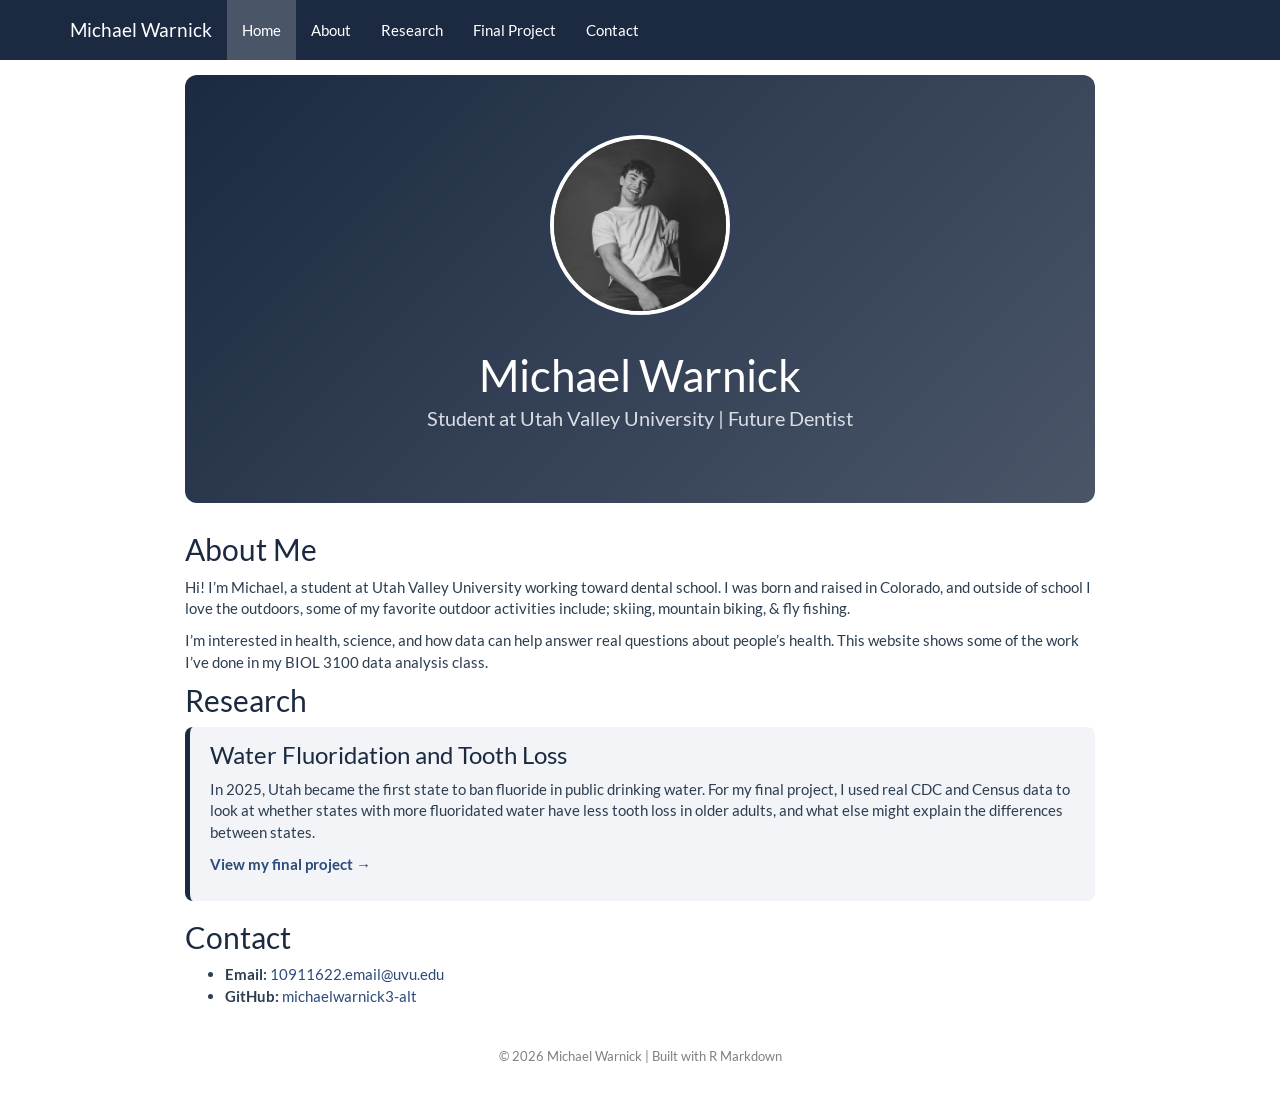
<file: index.html>
<!DOCTYPE html>

<html>

<head>

<meta charset="utf-8" />
<meta name="generator" content="pandoc" />
<meta http-equiv="X-UA-Compatible" content="IE=EDGE" />




<title>Michael Warnick</title>

<script src="site_libs/header-attrs-2.32/header-attrs.js"></script>
<script src="site_libs/jquery-3.6.0/jquery-3.6.0.min.js"></script>
<meta name="viewport" content="width=device-width, initial-scale=1" />
<link href="site_libs/bootstrap-3.3.5/css/flatly.min.css" rel="stylesheet" />
<script src="site_libs/bootstrap-3.3.5/js/bootstrap.min.js"></script>
<script src="site_libs/bootstrap-3.3.5/shim/html5shiv.min.js"></script>
<script src="site_libs/bootstrap-3.3.5/shim/respond.min.js"></script>
<style>h1 {font-size: 34px;}
       h1.title {font-size: 38px;}
       h2 {font-size: 30px;}
       h3 {font-size: 24px;}
       h4 {font-size: 18px;}
       h5 {font-size: 16px;}
       h6 {font-size: 12px;}
       code {color: inherit; background-color: rgba(0, 0, 0, 0.04);}
       pre:not([class]) { background-color: white }</style>
<script src="site_libs/navigation-1.1/tabsets.js"></script>
<link href="site_libs/highlightjs-9.12.0/default.css" rel="stylesheet" />
<script src="site_libs/highlightjs-9.12.0/highlight.js"></script>

<style type="text/css">
  code{white-space: pre-wrap;}
  span.smallcaps{font-variant: small-caps;}
  span.underline{text-decoration: underline;}
  div.column{display: inline-block; vertical-align: top; width: 50%;}
  div.hanging-indent{margin-left: 1.5em; text-indent: -1.5em;}
  ul.task-list{list-style: none;}
    </style>

<style type="text/css">code{white-space: pre;}</style>
<script type="text/javascript">
if (window.hljs) {
  hljs.configure({languages: []});
  hljs.initHighlightingOnLoad();
  if (document.readyState && document.readyState === "complete") {
    window.setTimeout(function() { hljs.initHighlighting(); }, 0);
  }
}
</script>






<link rel="stylesheet" href="styles.css" type="text/css" />



<style type = "text/css">
.main-container {
  max-width: 940px;
  margin-left: auto;
  margin-right: auto;
}
img {
  max-width:100%;
}
.tabbed-pane {
  padding-top: 12px;
}
.html-widget {
  margin-bottom: 20px;
}
button.code-folding-btn:focus {
  outline: none;
}
summary {
  display: list-item;
}
details > summary > p:only-child {
  display: inline;
}
pre code {
  padding: 0;
}
</style>


<style type="text/css">
.dropdown-submenu {
  position: relative;
}
.dropdown-submenu>.dropdown-menu {
  top: 0;
  left: 100%;
  margin-top: -6px;
  margin-left: -1px;
  border-radius: 0 6px 6px 6px;
}
.dropdown-submenu:hover>.dropdown-menu {
  display: block;
}
.dropdown-submenu>a:after {
  display: block;
  content: " ";
  float: right;
  width: 0;
  height: 0;
  border-color: transparent;
  border-style: solid;
  border-width: 5px 0 5px 5px;
  border-left-color: #cccccc;
  margin-top: 5px;
  margin-right: -10px;
}
.dropdown-submenu:hover>a:after {
  border-left-color: #adb5bd;
}
.dropdown-submenu.pull-left {
  float: none;
}
.dropdown-submenu.pull-left>.dropdown-menu {
  left: -100%;
  margin-left: 10px;
  border-radius: 6px 0 6px 6px;
}
</style>

<script type="text/javascript">
// manage active state of menu based on current page
$(document).ready(function () {
  // active menu anchor
  href = window.location.pathname
  href = href.substr(href.lastIndexOf('/') + 1)
  if (href === "")
    href = "index.html";
  var menuAnchor = $('a[href="' + href + '"]');

  // mark the anchor link active (and if it's in a dropdown, also mark that active)
  var dropdown = menuAnchor.closest('li.dropdown');
  if (window.bootstrap) { // Bootstrap 4+
    menuAnchor.addClass('active');
    dropdown.find('> .dropdown-toggle').addClass('active');
  } else { // Bootstrap 3
    menuAnchor.parent().addClass('active');
    dropdown.addClass('active');
  }

  // Navbar adjustments
  var navHeight = $(".navbar").first().height() + 15;
  var style = document.createElement('style');
  var pt = "padding-top: " + navHeight + "px; ";
  var mt = "margin-top: -" + navHeight + "px; ";
  var css = "";
  // offset scroll position for anchor links (for fixed navbar)
  for (var i = 1; i <= 6; i++) {
    css += ".section h" + i + "{ " + pt + mt + "}\n";
  }
  style.innerHTML = "body {" + pt + "padding-bottom: 40px; }\n" + css;
  document.head.appendChild(style);
});
</script>

<!-- tabsets -->

<style type="text/css">
.tabset-dropdown > .nav-tabs {
  display: inline-table;
  max-height: 500px;
  min-height: 44px;
  overflow-y: auto;
  border: 1px solid #ddd;
  border-radius: 4px;
}

.tabset-dropdown > .nav-tabs > li.active:before, .tabset-dropdown > .nav-tabs.nav-tabs-open:before {
  content: "\e259";
  font-family: 'Glyphicons Halflings';
  display: inline-block;
  padding: 10px;
  border-right: 1px solid #ddd;
}

.tabset-dropdown > .nav-tabs.nav-tabs-open > li.active:before {
  content: "\e258";
  font-family: 'Glyphicons Halflings';
  border: none;
}

.tabset-dropdown > .nav-tabs > li.active {
  display: block;
}

.tabset-dropdown > .nav-tabs > li > a,
.tabset-dropdown > .nav-tabs > li > a:focus,
.tabset-dropdown > .nav-tabs > li > a:hover {
  border: none;
  display: inline-block;
  border-radius: 4px;
  background-color: transparent;
}

.tabset-dropdown > .nav-tabs.nav-tabs-open > li {
  display: block;
  float: none;
}

.tabset-dropdown > .nav-tabs > li {
  display: none;
}
</style>

<!-- code folding -->




</head>

<body>


<div class="container-fluid main-container">




<div class="navbar navbar-inverse  navbar-fixed-top" role="navigation">
  <div class="container">
    <div class="navbar-header">
      <button type="button" class="navbar-toggle collapsed" data-toggle="collapse" data-bs-toggle="collapse" data-target="#navbar" data-bs-target="#navbar">
        <span class="icon-bar"></span>
        <span class="icon-bar"></span>
        <span class="icon-bar"></span>
      </button>
      <a class="navbar-brand" href="index.html">Michael Warnick</a>
    </div>
    <div id="navbar" class="navbar-collapse collapse">
      <ul class="nav navbar-nav">
        <li>
  <a href="index.html">Home</a>
</li>
<li>
  <a href="index.html#about">About</a>
</li>
<li>
  <a href="index.html#research">Research</a>
</li>
<li>
  <a href="Final_Project.html">Final Project</a>
</li>
<li>
  <a href="index.html#contact">Contact</a>
</li>
      </ul>
      <ul class="nav navbar-nav navbar-right">
        
      </ul>
    </div><!--/.nav-collapse -->
  </div><!--/.container -->
</div><!--/.navbar -->

<div id="header">




</div>


<div class="hero">
<img src="me.JPEG" class="profile">
<h1>
Michael Warnick
</h1>
<p>
Student at Utah Valley University | Future Dentist
</p>
</div>
<div id="about" class="section level2">
<h2>About Me</h2>
<p>Hi! I’m Michael, a student at Utah Valley University working toward
dental school. I was born and raised in Colorado, and outside of school
I love the outdoors, some of my favorite outdoor activities include;
skiing, mountain biking, &amp; fly fishing.</p>
<p>I’m interested in health, science, and how data can help answer real
questions about people’s health. This website shows some of the work
I’ve done in my BIOL 3100 data analysis class.</p>
</div>
<div id="research" class="section level2">
<h2>Research</h2>
<div id="water-fluoridation-and-tooth-loss" class="section level3 card">
<h3>Water Fluoridation and Tooth Loss</h3>
<p>In 2025, Utah became the first state to ban fluoride in public
drinking water. For my final project, I used real CDC and Census data to
look at whether states with more fluoridated water have less tooth loss
in older adults, and what else might explain the differences between
states.</p>
<p><strong><a href="Final_Project.html">View my final project
→</a></strong></p>
</div>
</div>
<div id="contact" class="section level2">
<h2>Contact</h2>
<ul>
<li><strong>Email:</strong> <a href="mailto:10911622.email@uvu.edu"
class="email">10911622.email@uvu.edu</a></li>
<li><strong>GitHub:</strong> <a
href="https://github.com/michaelwarnick3-alt">michaelwarnick3-alt</a></li>
</ul>
<div class="footer">
<p>© 2026 Michael Warnick | Built with R Markdown</p>
</div>
</div>




</div>

<script>

// add bootstrap table styles to pandoc tables
function bootstrapStylePandocTables() {
  $('tr.odd').parent('tbody').parent('table').addClass('table table-condensed');
}
$(document).ready(function () {
  bootstrapStylePandocTables();
});


</script>

<!-- tabsets -->

<script>
$(document).ready(function () {
  window.buildTabsets("TOC");
});

$(document).ready(function () {
  $('.tabset-dropdown > .nav-tabs > li').click(function () {
    $(this).parent().toggleClass('nav-tabs-open');
  });
});
</script>

<!-- code folding -->


<!-- dynamically load mathjax for compatibility with self-contained -->
<script>
  (function () {
    var script = document.createElement("script");
    script.type = "text/javascript";
    script.src  = "https://mathjax.rstudio.com/latest/MathJax.js?config=TeX-AMS-MML_HTMLorMML";
    document.getElementsByTagName("head")[0].appendChild(script);
  })();
</script>

</body>
</html>
</file>
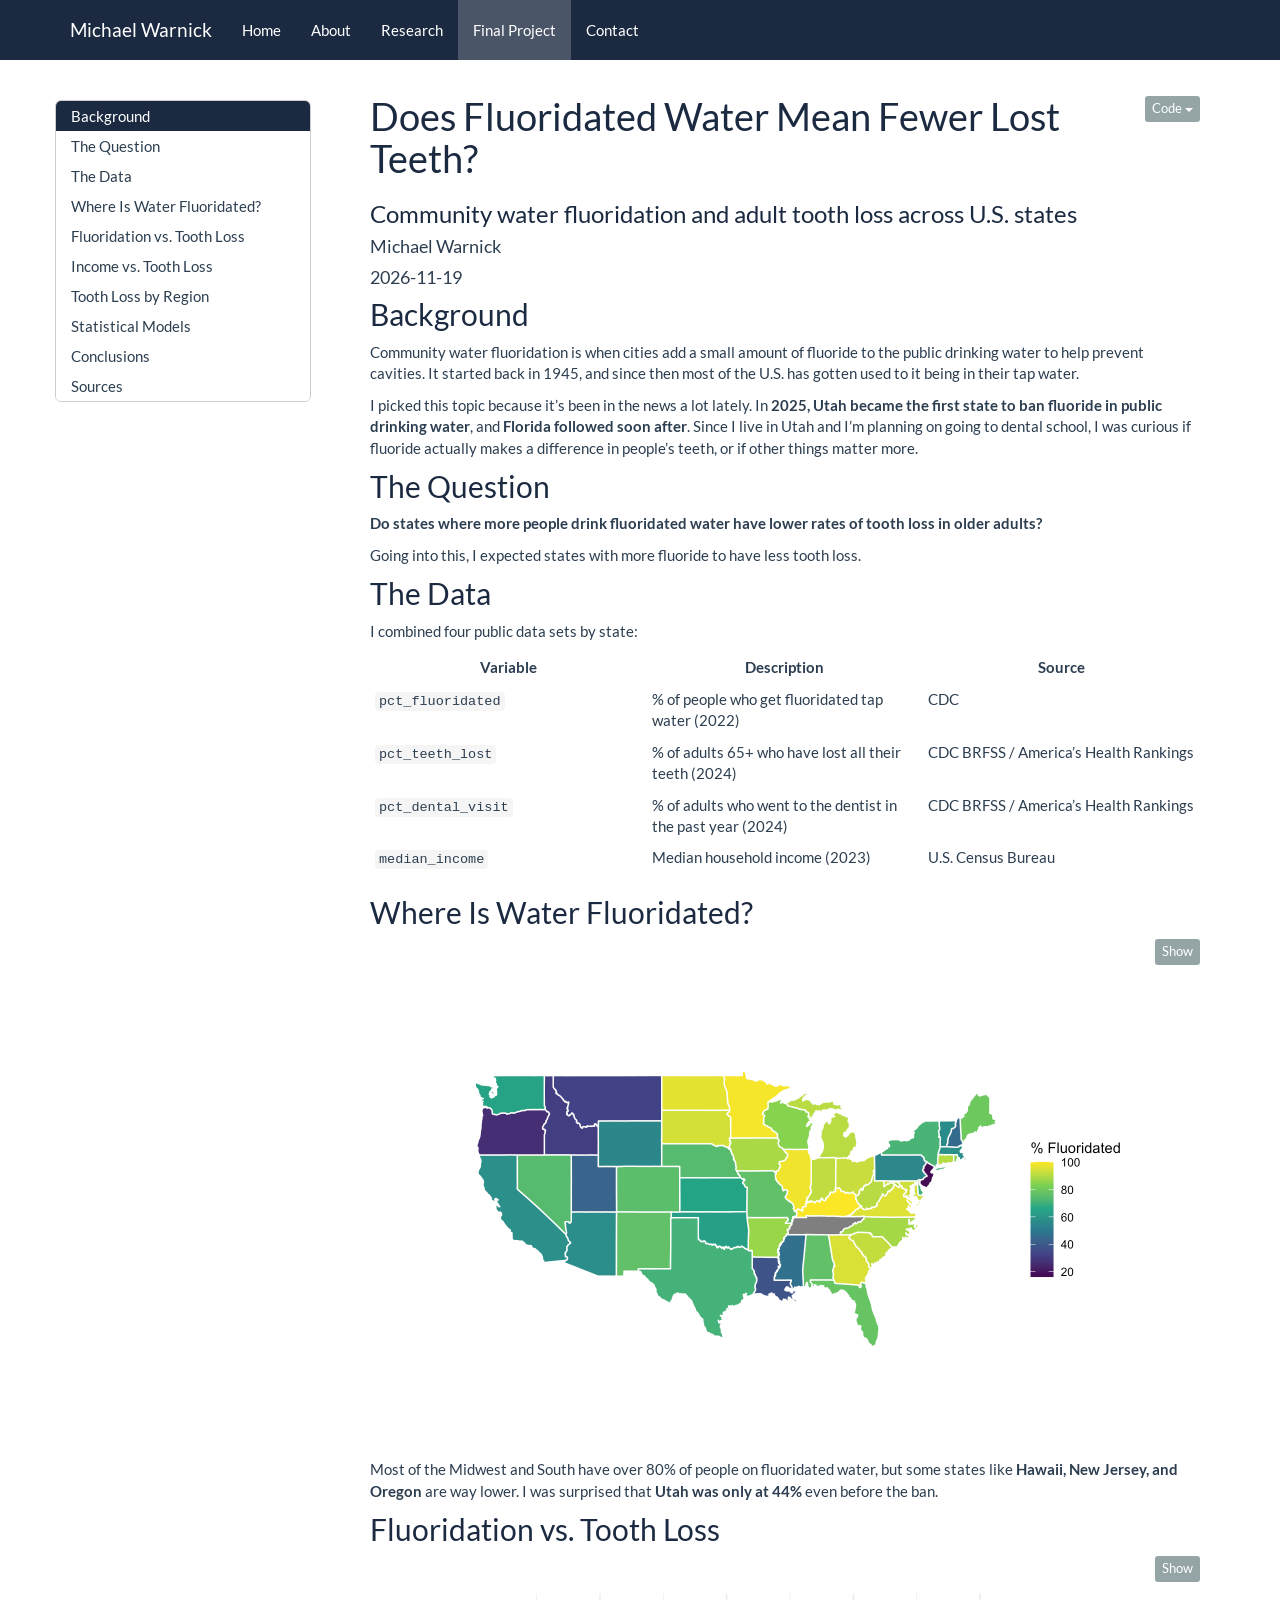
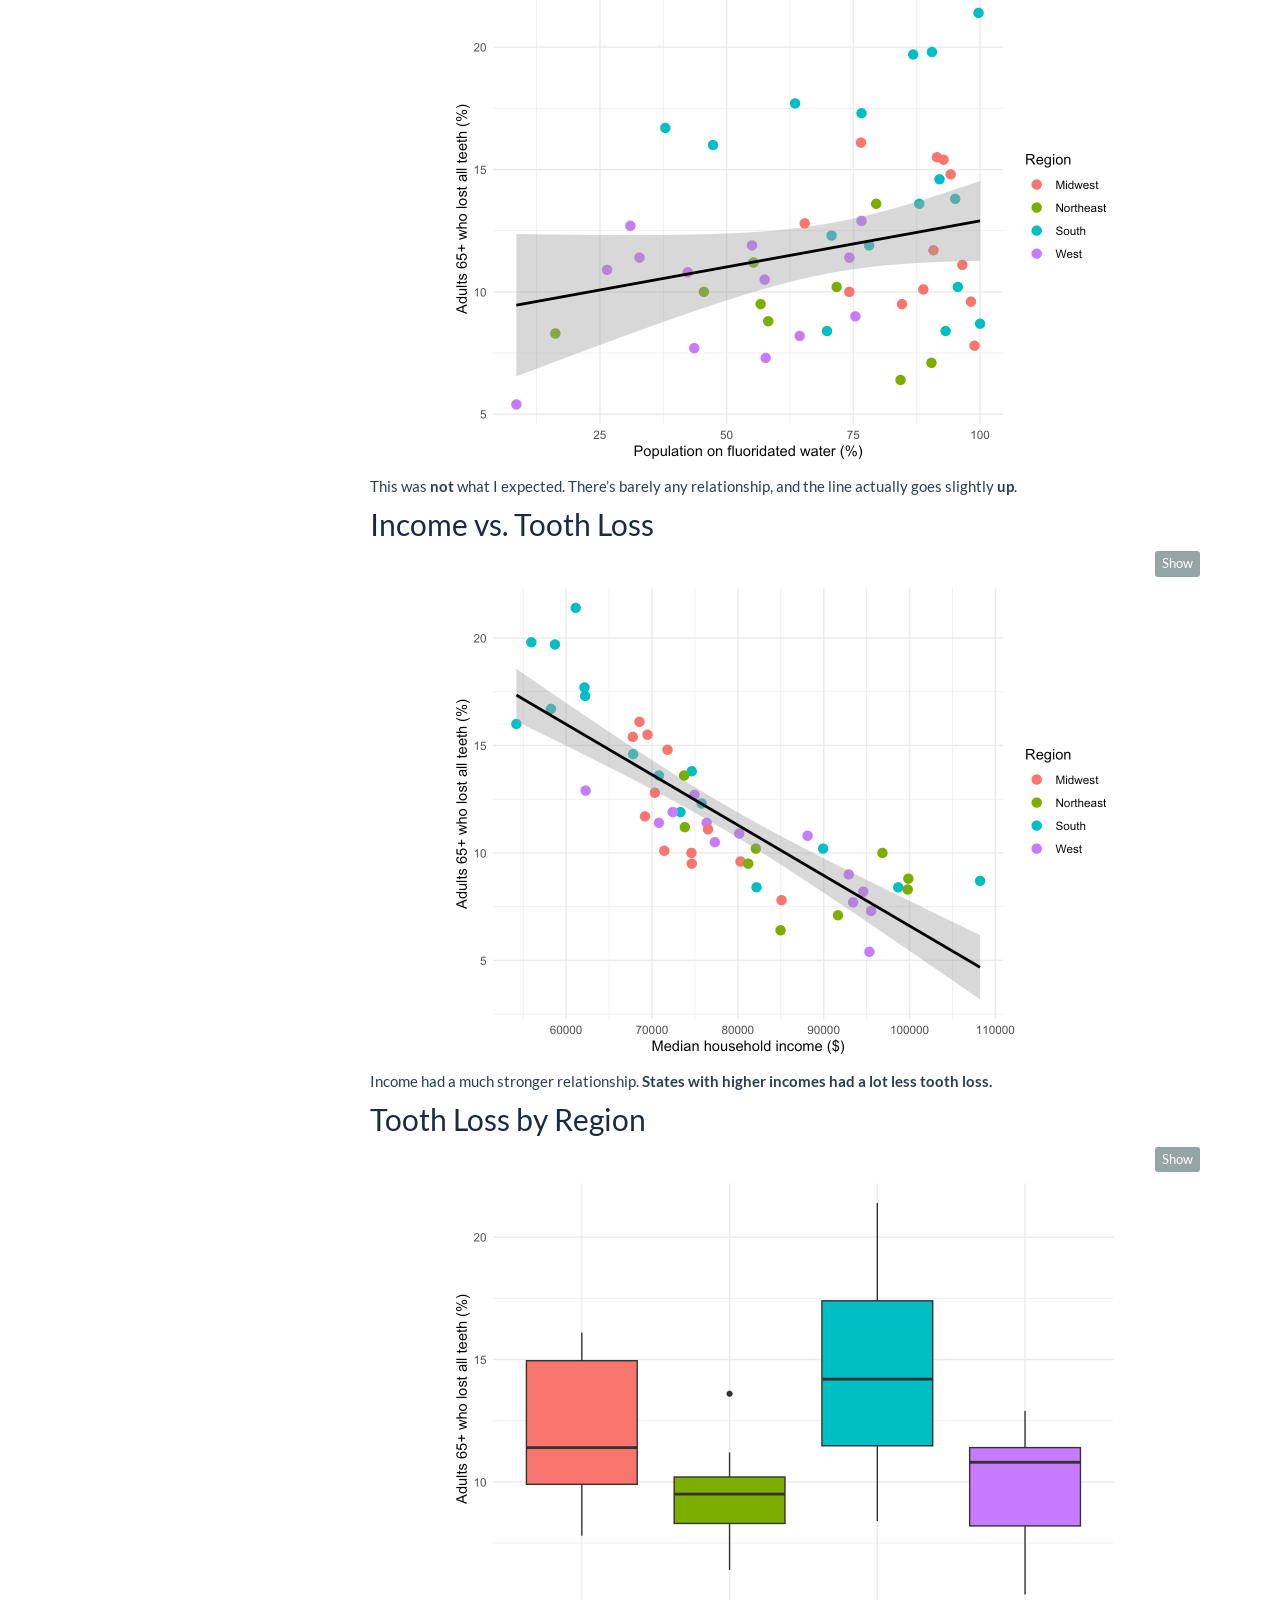
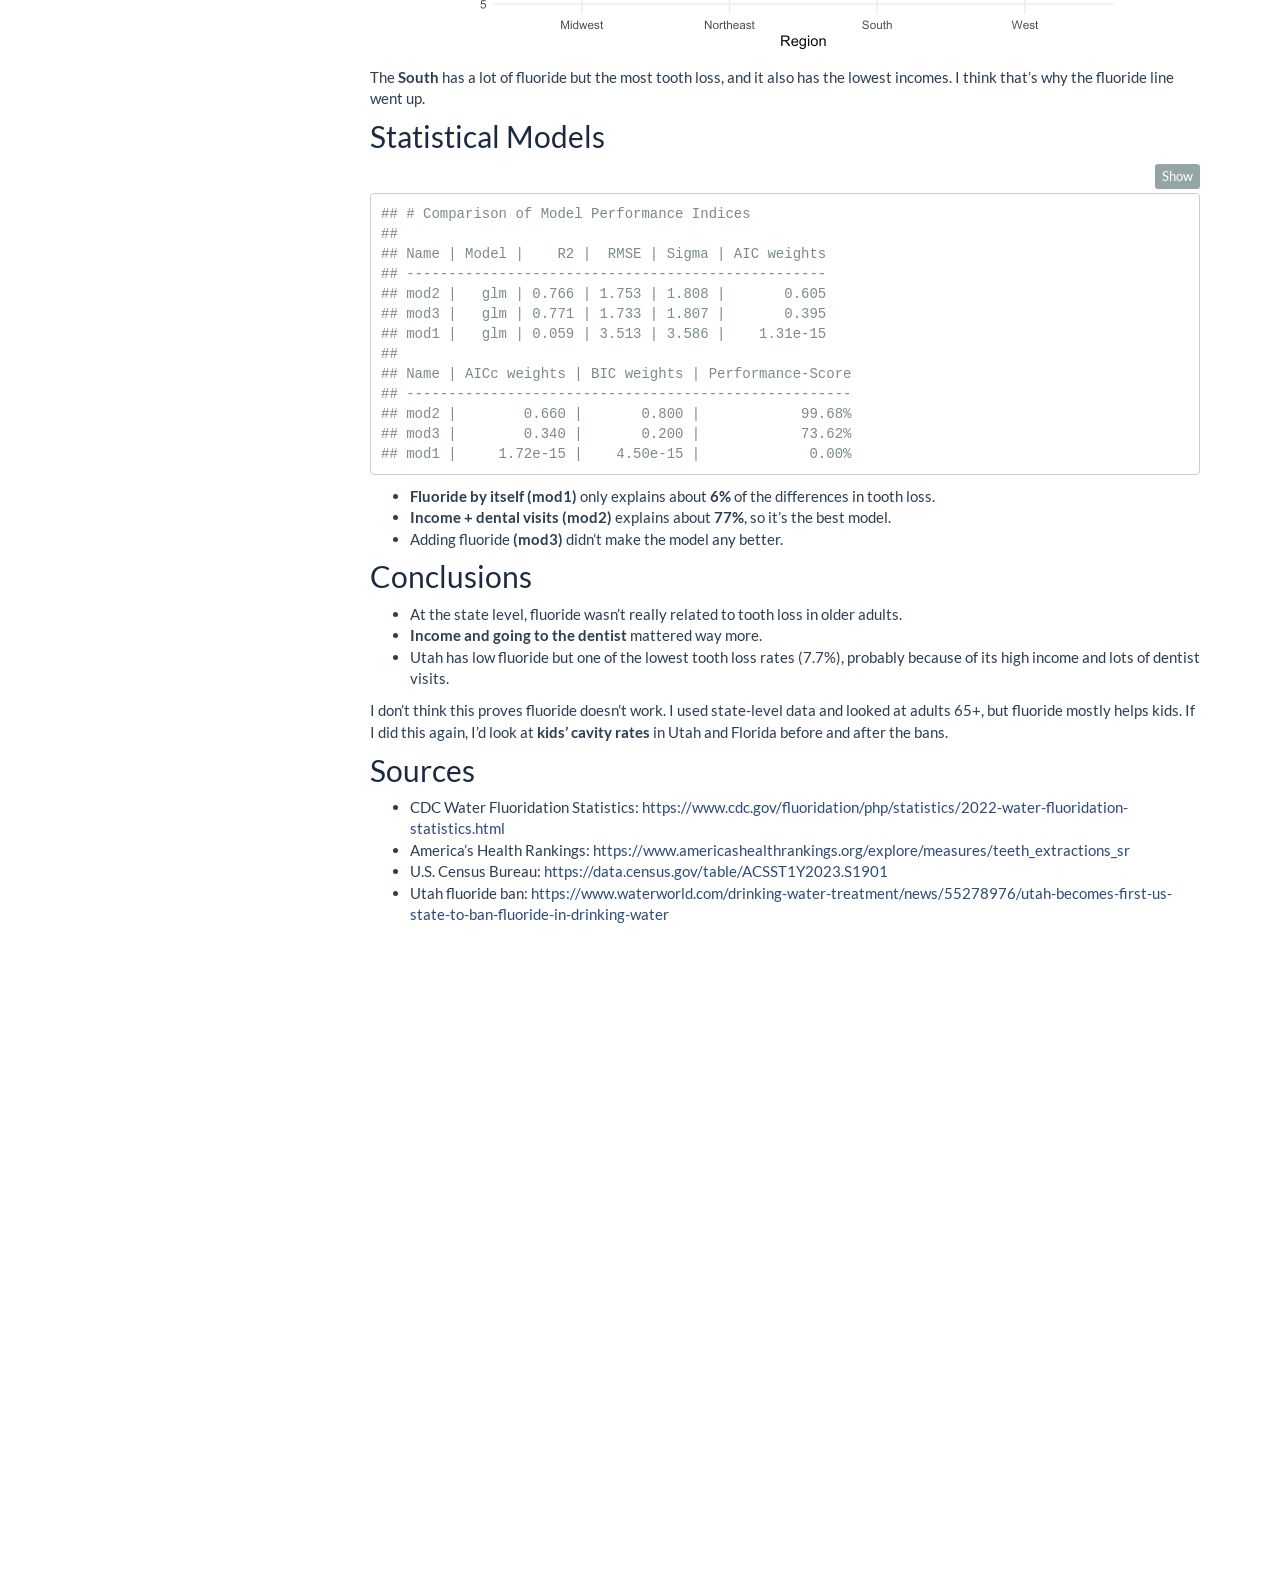
<file: Final_Project.html>
<!DOCTYPE html>

<html>

<head>

<meta charset="utf-8" />
<meta name="generator" content="pandoc" />
<meta http-equiv="X-UA-Compatible" content="IE=EDGE" />


<meta name="author" content="Michael Warnick" />

<meta name="date" content="2026-11-19" />

<title>Does Fluoridated Water Mean Fewer Lost Teeth?</title>

<script src="site_libs/header-attrs-2.32/header-attrs.js"></script>
<script src="site_libs/jquery-3.6.0/jquery-3.6.0.min.js"></script>
<meta name="viewport" content="width=device-width, initial-scale=1" />
<link href="site_libs/bootstrap-3.3.5/css/flatly.min.css" rel="stylesheet" />
<script src="site_libs/bootstrap-3.3.5/js/bootstrap.min.js"></script>
<script src="site_libs/bootstrap-3.3.5/shim/html5shiv.min.js"></script>
<script src="site_libs/bootstrap-3.3.5/shim/respond.min.js"></script>
<style>h1 {font-size: 34px;}
       h1.title {font-size: 38px;}
       h2 {font-size: 30px;}
       h3 {font-size: 24px;}
       h4 {font-size: 18px;}
       h5 {font-size: 16px;}
       h6 {font-size: 12px;}
       code {color: inherit; background-color: rgba(0, 0, 0, 0.04);}
       pre:not([class]) { background-color: white }</style>
<script src="site_libs/jqueryui-1.13.2/jquery-ui.min.js"></script>
<link href="site_libs/tocify-1.9.1/jquery.tocify.css" rel="stylesheet" />
<script src="site_libs/tocify-1.9.1/jquery.tocify.js"></script>
<script src="site_libs/navigation-1.1/tabsets.js"></script>
<script src="site_libs/navigation-1.1/codefolding.js"></script>
<link href="site_libs/highlightjs-9.12.0/default.css" rel="stylesheet" />
<script src="site_libs/highlightjs-9.12.0/highlight.js"></script>

<style type="text/css">
  code{white-space: pre-wrap;}
  span.smallcaps{font-variant: small-caps;}
  span.underline{text-decoration: underline;}
  div.column{display: inline-block; vertical-align: top; width: 50%;}
  div.hanging-indent{margin-left: 1.5em; text-indent: -1.5em;}
  ul.task-list{list-style: none;}
    </style>

<style type="text/css">code{white-space: pre;}</style>
<script type="text/javascript">
if (window.hljs) {
  hljs.configure({languages: []});
  hljs.initHighlightingOnLoad();
  if (document.readyState && document.readyState === "complete") {
    window.setTimeout(function() { hljs.initHighlighting(); }, 0);
  }
}
</script>






<link rel="stylesheet" href="styles.css" type="text/css" />



<style type = "text/css">
.main-container {
  max-width: 940px;
  margin-left: auto;
  margin-right: auto;
}
img {
  max-width:100%;
}
.tabbed-pane {
  padding-top: 12px;
}
.html-widget {
  margin-bottom: 20px;
}
button.code-folding-btn:focus {
  outline: none;
}
summary {
  display: list-item;
}
details > summary > p:only-child {
  display: inline;
}
pre code {
  padding: 0;
}
</style>


<style type="text/css">
.dropdown-submenu {
  position: relative;
}
.dropdown-submenu>.dropdown-menu {
  top: 0;
  left: 100%;
  margin-top: -6px;
  margin-left: -1px;
  border-radius: 0 6px 6px 6px;
}
.dropdown-submenu:hover>.dropdown-menu {
  display: block;
}
.dropdown-submenu>a:after {
  display: block;
  content: " ";
  float: right;
  width: 0;
  height: 0;
  border-color: transparent;
  border-style: solid;
  border-width: 5px 0 5px 5px;
  border-left-color: #cccccc;
  margin-top: 5px;
  margin-right: -10px;
}
.dropdown-submenu:hover>a:after {
  border-left-color: #adb5bd;
}
.dropdown-submenu.pull-left {
  float: none;
}
.dropdown-submenu.pull-left>.dropdown-menu {
  left: -100%;
  margin-left: 10px;
  border-radius: 6px 0 6px 6px;
}
</style>

<script type="text/javascript">
// manage active state of menu based on current page
$(document).ready(function () {
  // active menu anchor
  href = window.location.pathname
  href = href.substr(href.lastIndexOf('/') + 1)
  if (href === "")
    href = "index.html";
  var menuAnchor = $('a[href="' + href + '"]');

  // mark the anchor link active (and if it's in a dropdown, also mark that active)
  var dropdown = menuAnchor.closest('li.dropdown');
  if (window.bootstrap) { // Bootstrap 4+
    menuAnchor.addClass('active');
    dropdown.find('> .dropdown-toggle').addClass('active');
  } else { // Bootstrap 3
    menuAnchor.parent().addClass('active');
    dropdown.addClass('active');
  }

  // Navbar adjustments
  var navHeight = $(".navbar").first().height() + 15;
  var style = document.createElement('style');
  var pt = "padding-top: " + navHeight + "px; ";
  var mt = "margin-top: -" + navHeight + "px; ";
  var css = "";
  // offset scroll position for anchor links (for fixed navbar)
  for (var i = 1; i <= 6; i++) {
    css += ".section h" + i + "{ " + pt + mt + "}\n";
  }
  style.innerHTML = "body {" + pt + "padding-bottom: 40px; }\n" + css;
  document.head.appendChild(style);
});
</script>

<!-- tabsets -->

<style type="text/css">
.tabset-dropdown > .nav-tabs {
  display: inline-table;
  max-height: 500px;
  min-height: 44px;
  overflow-y: auto;
  border: 1px solid #ddd;
  border-radius: 4px;
}

.tabset-dropdown > .nav-tabs > li.active:before, .tabset-dropdown > .nav-tabs.nav-tabs-open:before {
  content: "\e259";
  font-family: 'Glyphicons Halflings';
  display: inline-block;
  padding: 10px;
  border-right: 1px solid #ddd;
}

.tabset-dropdown > .nav-tabs.nav-tabs-open > li.active:before {
  content: "\e258";
  font-family: 'Glyphicons Halflings';
  border: none;
}

.tabset-dropdown > .nav-tabs > li.active {
  display: block;
}

.tabset-dropdown > .nav-tabs > li > a,
.tabset-dropdown > .nav-tabs > li > a:focus,
.tabset-dropdown > .nav-tabs > li > a:hover {
  border: none;
  display: inline-block;
  border-radius: 4px;
  background-color: transparent;
}

.tabset-dropdown > .nav-tabs.nav-tabs-open > li {
  display: block;
  float: none;
}

.tabset-dropdown > .nav-tabs > li {
  display: none;
}
</style>

<!-- code folding -->
<style type="text/css">
.code-folding-btn { margin-bottom: 4px; }
</style>



<style type="text/css">

#TOC {
  margin: 25px 0px 20px 0px;
}
@media (max-width: 768px) {
#TOC {
  position: relative;
  width: 100%;
}
}

@media print {
.toc-content {
  /* see https://github.com/w3c/csswg-drafts/issues/4434 */
  float: right;
}
}

.toc-content {
  padding-left: 30px;
  padding-right: 40px;
}

div.main-container {
  max-width: 1200px;
}

div.tocify {
  width: 20%;
  max-width: 260px;
  max-height: 85%;
}

@media (min-width: 768px) and (max-width: 991px) {
  div.tocify {
    width: 25%;
  }
}

@media (max-width: 767px) {
  div.tocify {
    width: 100%;
    max-width: none;
  }
}

.tocify ul, .tocify li {
  line-height: 20px;
}

.tocify-subheader .tocify-item {
  font-size: 0.90em;
}

.tocify .list-group-item {
  border-radius: 0px;
}


</style>



</head>

<body>


<div class="container-fluid main-container">


<!-- setup 3col/9col grid for toc_float and main content  -->
<div class="row">
<div class="col-xs-12 col-sm-4 col-md-3">
<div id="TOC" class="tocify">
</div>
</div>

<div class="toc-content col-xs-12 col-sm-8 col-md-9">




<div class="navbar navbar-inverse  navbar-fixed-top" role="navigation">
  <div class="container">
    <div class="navbar-header">
      <button type="button" class="navbar-toggle collapsed" data-toggle="collapse" data-bs-toggle="collapse" data-target="#navbar" data-bs-target="#navbar">
        <span class="icon-bar"></span>
        <span class="icon-bar"></span>
        <span class="icon-bar"></span>
      </button>
      <a class="navbar-brand" href="index.html">Michael Warnick</a>
    </div>
    <div id="navbar" class="navbar-collapse collapse">
      <ul class="nav navbar-nav">
        <li>
  <a href="index.html">Home</a>
</li>
<li>
  <a href="index.html#about">About</a>
</li>
<li>
  <a href="index.html#research">Research</a>
</li>
<li>
  <a href="Final_Project.html">Final Project</a>
</li>
<li>
  <a href="index.html#contact">Contact</a>
</li>
      </ul>
      <ul class="nav navbar-nav navbar-right">
        
      </ul>
    </div><!--/.nav-collapse -->
  </div><!--/.container -->
</div><!--/.navbar -->

<div id="header">

<div class="btn-group pull-right float-right">
<button type="button" class="btn btn-default btn-xs btn-secondary btn-sm dropdown-toggle" data-toggle="dropdown" data-bs-toggle="dropdown" aria-haspopup="true" aria-expanded="false"><span>Code</span> <span class="caret"></span></button>
<ul class="dropdown-menu dropdown-menu-right" style="min-width: 50px;">
<li><a id="rmd-show-all-code" href="#">Show All Code</a></li>
<li><a id="rmd-hide-all-code" href="#">Hide All Code</a></li>
</ul>
</div>



<h1 class="title toc-ignore">Does Fluoridated Water Mean Fewer Lost
Teeth?</h1>
<h3 class="subtitle">Community water fluoridation and adult tooth loss
across U.S. states</h3>
<h4 class="author">Michael Warnick</h4>
<h4 class="date">2026-11-19</h4>

</div>


<div id="background" class="section level2">
<h2>Background</h2>
<p>Community water fluoridation is when cities add a small amount of
fluoride to the public drinking water to help prevent cavities. It
started back in 1945, and since then most of the U.S. has gotten used to
it being in their tap water.</p>
<p>I picked this topic because it’s been in the news a lot lately. In
<strong>2025, Utah became the first state to ban fluoride in public
drinking water</strong>, and <strong>Florida followed soon
after</strong>. Since I live in Utah and I’m planning on going to dental
school, I was curious if fluoride actually makes a difference in
people’s teeth, or if other things matter more.</p>
</div>
<div id="the-question" class="section level2">
<h2>The Question</h2>
<p><strong>Do states where more people drink fluoridated water have
lower rates of tooth loss in older adults?</strong></p>
<p>Going into this, I expected states with more fluoride to have less
tooth loss.</p>
</div>
<div id="the-data" class="section level2">
<h2>The Data</h2>
<p>I combined four public data sets by state:</p>
<table>
<colgroup>
<col width="33%" />
<col width="33%" />
<col width="33%" />
</colgroup>
<thead>
<tr class="header">
<th>Variable</th>
<th>Description</th>
<th>Source</th>
</tr>
</thead>
<tbody>
<tr class="odd">
<td><code>pct_fluoridated</code></td>
<td>% of people who get fluoridated tap water (2022)</td>
<td>CDC</td>
</tr>
<tr class="even">
<td><code>pct_teeth_lost</code></td>
<td>% of adults 65+ who have lost all their teeth (2024)</td>
<td>CDC BRFSS / America’s Health Rankings</td>
</tr>
<tr class="odd">
<td><code>pct_dental_visit</code></td>
<td>% of adults who went to the dentist in the past year (2024)</td>
<td>CDC BRFSS / America’s Health Rankings</td>
</tr>
<tr class="even">
<td><code>median_income</code></td>
<td>Median household income (2023)</td>
<td>U.S. Census Bureau</td>
</tr>
</tbody>
</table>
</div>
<div id="where-is-water-fluoridated" class="section level2">
<h2>Where Is Water Fluoridated?</h2>
<pre class="r"><code>## Making a U.S. map
map_data(&quot;state&quot;) %&gt;%
  left_join(dat %&gt;% mutate(region_lower = tolower(state)),
            by = c(&quot;region&quot; = &quot;region_lower&quot;)) %&gt;%
  ggplot(aes(x = long, y = lat, group = group, fill = pct_fluoridated)) +
  geom_polygon(color = &quot;white&quot;) +
  coord_quickmap() +
  scale_fill_viridis_c(name = &quot;% Fluoridated&quot;) +
  theme_void()</code></pre>
<p><img src="Final_Project_files/figure-html/map-1.png" alt="" width="672" style="display: block; margin: auto;" /></p>
<p>Most of the Midwest and South have over 80% of people on fluoridated
water, but some states like <strong>Hawaii, New Jersey, and
Oregon</strong> are way lower. I was surprised that <strong>Utah was
only at 44%</strong> even before the ban.</p>
</div>
<div id="fluoridation-vs.-tooth-loss" class="section level2">
<h2>Fluoridation vs. Tooth Loss</h2>
<pre class="r"><code>dat %&gt;%
  ggplot(aes(x = pct_fluoridated, y = pct_teeth_lost)) +
  geom_point(aes(color = region), size = 3) +
  geom_smooth(method = &quot;lm&quot;, color = &quot;black&quot;) +
  labs(x = &quot;Population on fluoridated water (%)&quot;,
       y = &quot;Adults 65+ who lost all teeth (%)&quot;,
       color = &quot;Region&quot;) +
  theme_minimal()</code></pre>
<p><img src="Final_Project_files/figure-html/fluoride-plot-1.png" alt="" width="672" style="display: block; margin: auto;" /></p>
<p>This was <strong>not</strong> what I expected. There’s barely any
relationship, and the line actually goes slightly
<strong>up</strong>.</p>
</div>
<div id="income-vs.-tooth-loss" class="section level2">
<h2>Income vs. Tooth Loss</h2>
<pre class="r"><code>dat %&gt;%
  ggplot(aes(x = median_income, y = pct_teeth_lost)) +
  geom_point(aes(color = region), size = 3) +
  geom_smooth(method = &quot;lm&quot;, color = &quot;black&quot;) +
  labs(x = &quot;Median household income ($)&quot;,
       y = &quot;Adults 65+ who lost all teeth (%)&quot;,
       color = &quot;Region&quot;) +
  theme_minimal()</code></pre>
<p><img src="Final_Project_files/figure-html/income-plot-1.png" alt="" width="672" style="display: block; margin: auto;" /></p>
<p>Income had a much stronger relationship. <strong>States with higher
incomes had a lot less tooth loss.</strong></p>
</div>
<div id="tooth-loss-by-region" class="section level2">
<h2>Tooth Loss by Region</h2>
<pre class="r"><code>dat %&gt;%
  ggplot(aes(x = region, y = pct_teeth_lost, fill = region)) +
  geom_boxplot() +
  labs(x = &quot;Region&quot;, y = &quot;Adults 65+ who lost all teeth (%)&quot;) +
  theme_minimal() +
  theme(legend.position = &quot;none&quot;)</code></pre>
<p><img src="Final_Project_files/figure-html/region-plot-1.png" alt="" width="672" style="display: block; margin: auto;" /></p>
<p>The <strong>South</strong> has a lot of fluoride but the most tooth
loss, and it also has the lowest incomes. I think that’s why the
fluoride line went up.</p>
</div>
<div id="statistical-models" class="section level2">
<h2>Statistical Models</h2>
<pre class="r"><code>mod1 = glm(pct_teeth_lost ~ pct_fluoridated, data = dat)
mod2 = glm(pct_teeth_lost ~ median_income + pct_dental_visit, data = dat)
mod3 = glm(pct_teeth_lost ~ pct_fluoridated + median_income + pct_dental_visit, data = dat)

compare_performance(mod1, mod2, mod3, rank = TRUE)</code></pre>
<pre><code>## # Comparison of Model Performance Indices
## 
## Name | Model |    R2 |  RMSE | Sigma | AIC weights
## --------------------------------------------------
## mod2 |   glm | 0.766 | 1.753 | 1.808 |       0.605
## mod3 |   glm | 0.771 | 1.733 | 1.807 |       0.395
## mod1 |   glm | 0.059 | 3.513 | 3.586 |    1.31e-15
## 
## Name | AICc weights | BIC weights | Performance-Score
## -----------------------------------------------------
## mod2 |        0.660 |       0.800 |            99.68%
## mod3 |        0.340 |       0.200 |            73.62%
## mod1 |     1.72e-15 |    4.50e-15 |             0.00%</code></pre>
<ul>
<li><strong>Fluoride by itself (mod1)</strong> only explains about
<strong>6%</strong> of the differences in tooth loss.</li>
<li><strong>Income + dental visits (mod2)</strong> explains about
<strong>77%</strong>, so it’s the best model.</li>
<li>Adding fluoride <strong>(mod3)</strong> didn’t make the model any
better.</li>
</ul>
</div>
<div id="conclusions" class="section level2">
<h2>Conclusions</h2>
<ul>
<li>At the state level, fluoride wasn’t really related to tooth loss in
older adults.</li>
<li><strong>Income and going to the dentist</strong> mattered way
more.</li>
<li>Utah has low fluoride but one of the lowest tooth loss rates (7.7%),
probably because of its high income and lots of dentist visits.</li>
</ul>
<p>I don’t think this proves fluoride doesn’t work. I used state-level
data and looked at adults 65+, but fluoride mostly helps kids. If I did
this again, I’d look at <strong>kids’ cavity rates</strong> in Utah and
Florida before and after the bans.</p>
</div>
<div id="sources" class="section level2">
<h2>Sources</h2>
<ul>
<li>CDC Water Fluoridation Statistics: <a
href="https://www.cdc.gov/fluoridation/php/statistics/2022-water-fluoridation-statistics.html"
class="uri">https://www.cdc.gov/fluoridation/php/statistics/2022-water-fluoridation-statistics.html</a></li>
<li>America’s Health Rankings: <a
href="https://www.americashealthrankings.org/explore/measures/teeth_extractions_sr"
class="uri">https://www.americashealthrankings.org/explore/measures/teeth_extractions_sr</a></li>
<li>U.S. Census Bureau: <a
href="https://data.census.gov/table/ACSST1Y2023.S1901"
class="uri">https://data.census.gov/table/ACSST1Y2023.S1901</a></li>
<li>Utah fluoride ban: <a
href="https://www.waterworld.com/drinking-water-treatment/news/55278976/utah-becomes-first-us-state-to-ban-fluoride-in-drinking-water"
class="uri">https://www.waterworld.com/drinking-water-treatment/news/55278976/utah-becomes-first-us-state-to-ban-fluoride-in-drinking-water</a></li>
</ul>
</div>



</div>
</div>

</div>

<script>

// add bootstrap table styles to pandoc tables
function bootstrapStylePandocTables() {
  $('tr.odd').parent('tbody').parent('table').addClass('table table-condensed');
}
$(document).ready(function () {
  bootstrapStylePandocTables();
});


</script>

<!-- tabsets -->

<script>
$(document).ready(function () {
  window.buildTabsets("TOC");
});

$(document).ready(function () {
  $('.tabset-dropdown > .nav-tabs > li').click(function () {
    $(this).parent().toggleClass('nav-tabs-open');
  });
});
</script>

<!-- code folding -->
<script>
$(document).ready(function () {
  window.initializeCodeFolding("hide" === "show");
});
</script>

<script>
$(document).ready(function ()  {

    // temporarily add toc-ignore selector to headers for the consistency with Pandoc
    $('.unlisted.unnumbered').addClass('toc-ignore')

    // move toc-ignore selectors from section div to header
    $('div.section.toc-ignore')
        .removeClass('toc-ignore')
        .children('h1,h2,h3,h4,h5').addClass('toc-ignore');

    // establish options
    var options = {
      selectors: "h1,h2,h3",
      theme: "bootstrap3",
      context: '.toc-content',
      hashGenerator: function (text) {
        return text.replace(/[.\\/?&!#<>]/g, '').replace(/\s/g, '_');
      },
      ignoreSelector: ".toc-ignore",
      scrollTo: 0
    };
    options.showAndHide = true;
    options.smoothScroll = true;

    // tocify
    var toc = $("#TOC").tocify(options).data("toc-tocify");
});
</script>

<!-- dynamically load mathjax for compatibility with self-contained -->
<script>
  (function () {
    var script = document.createElement("script");
    script.type = "text/javascript";
    script.src  = "https://mathjax.rstudio.com/latest/MathJax.js?config=TeX-AMS-MML_HTMLorMML";
    document.getElementsByTagName("head")[0].appendChild(script);
  })();
</script>

</body>
</html>
</file>
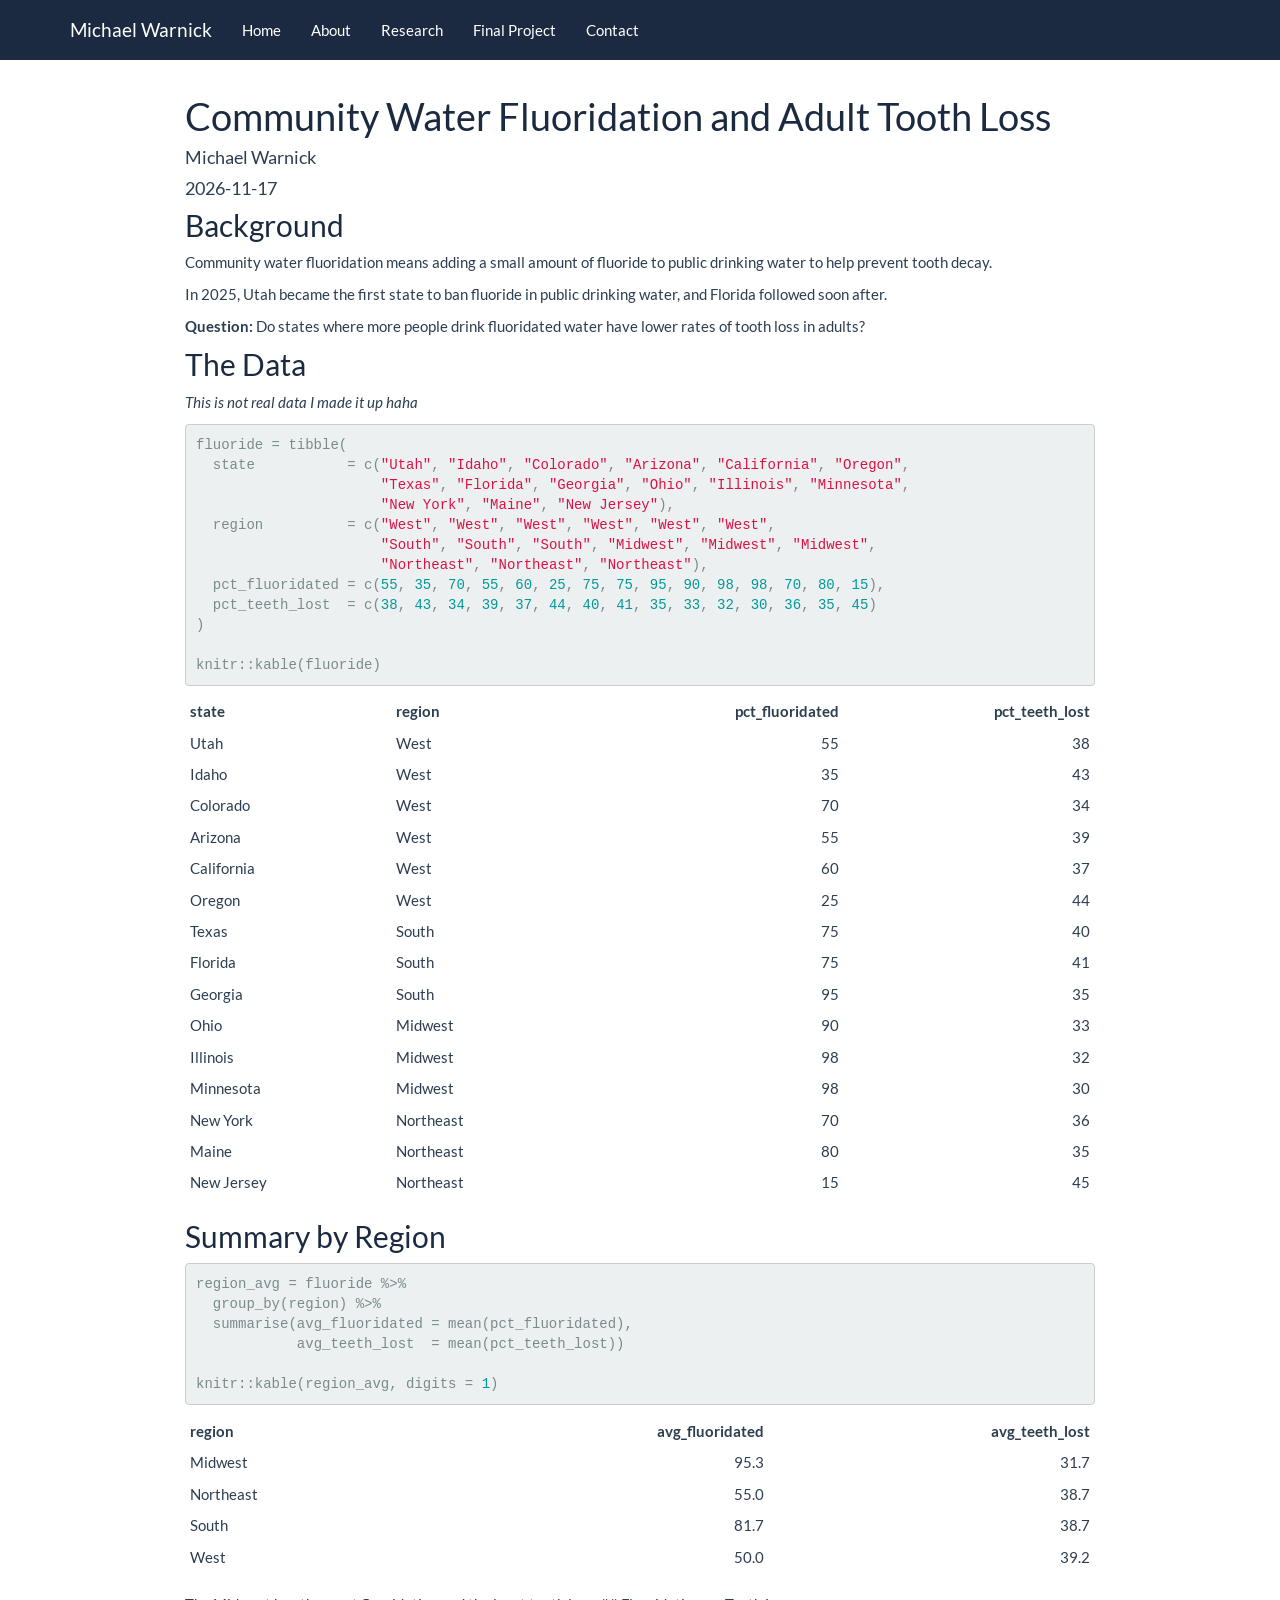
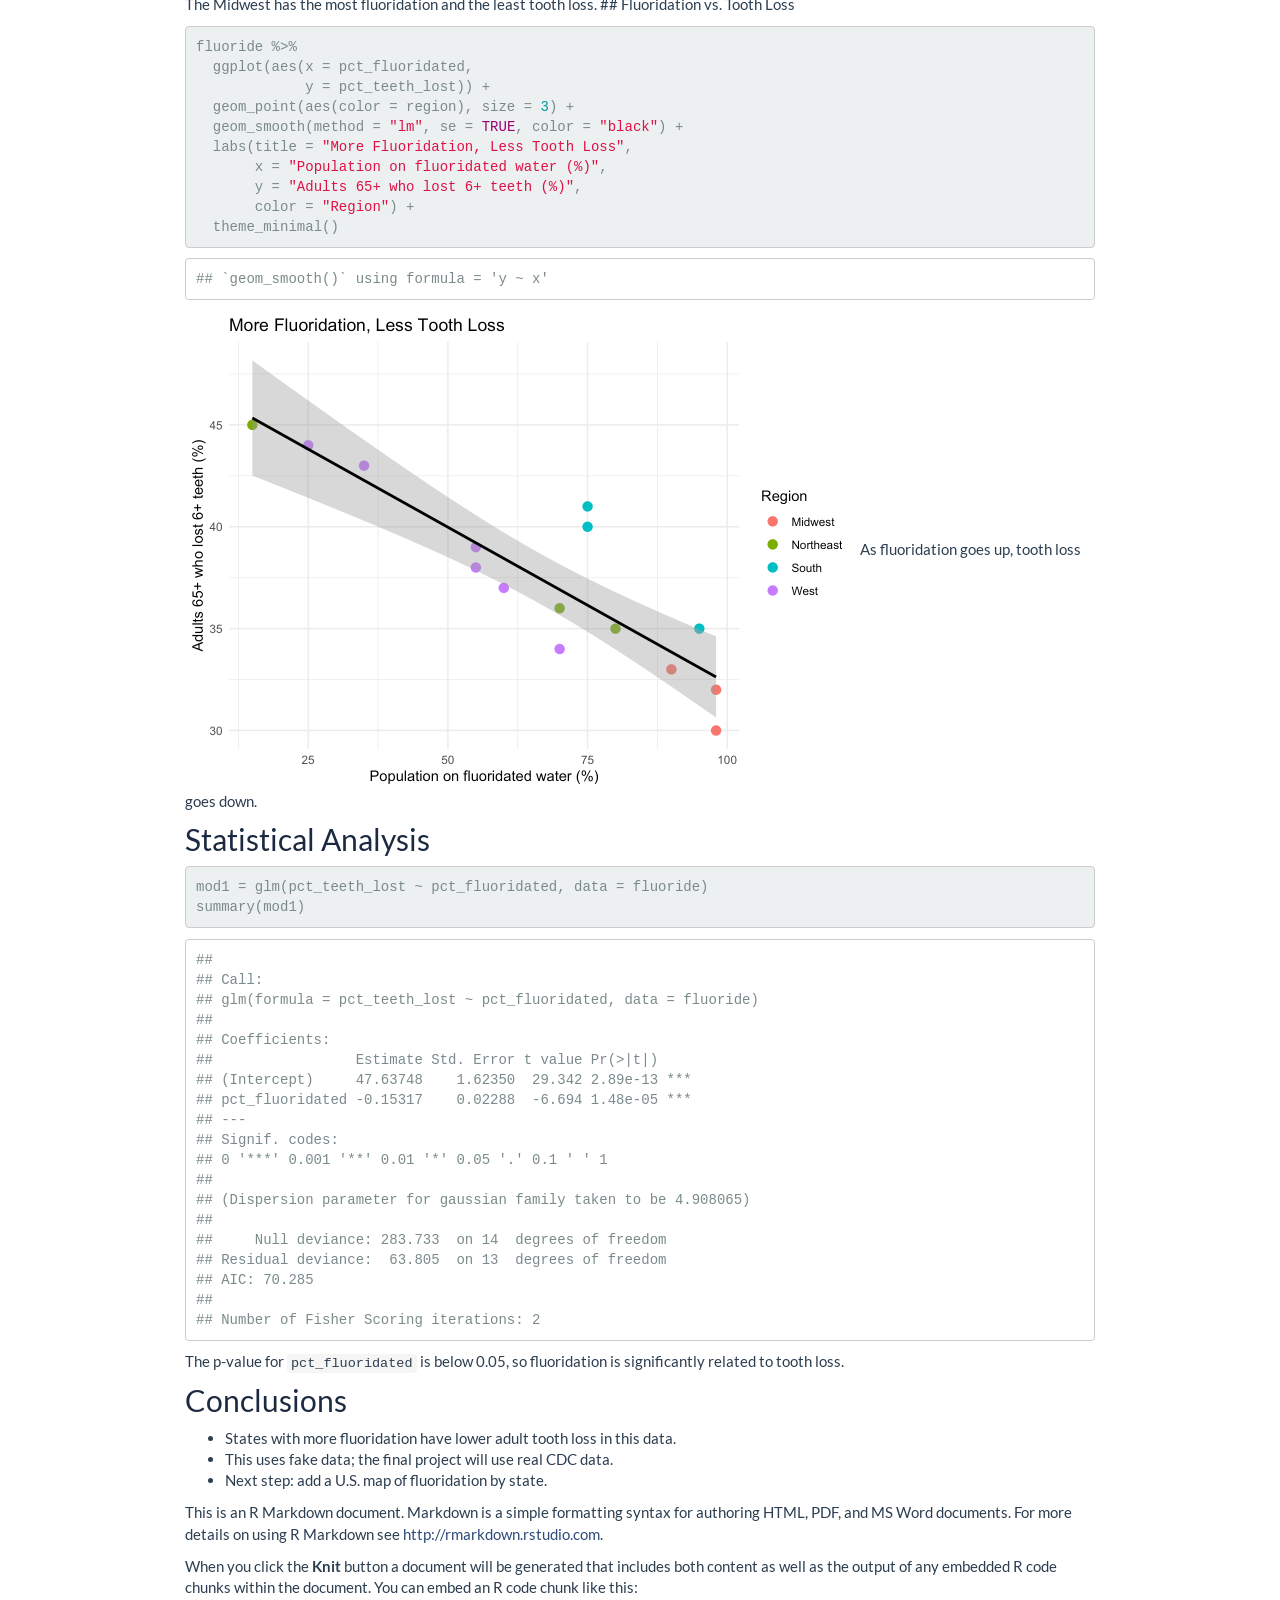
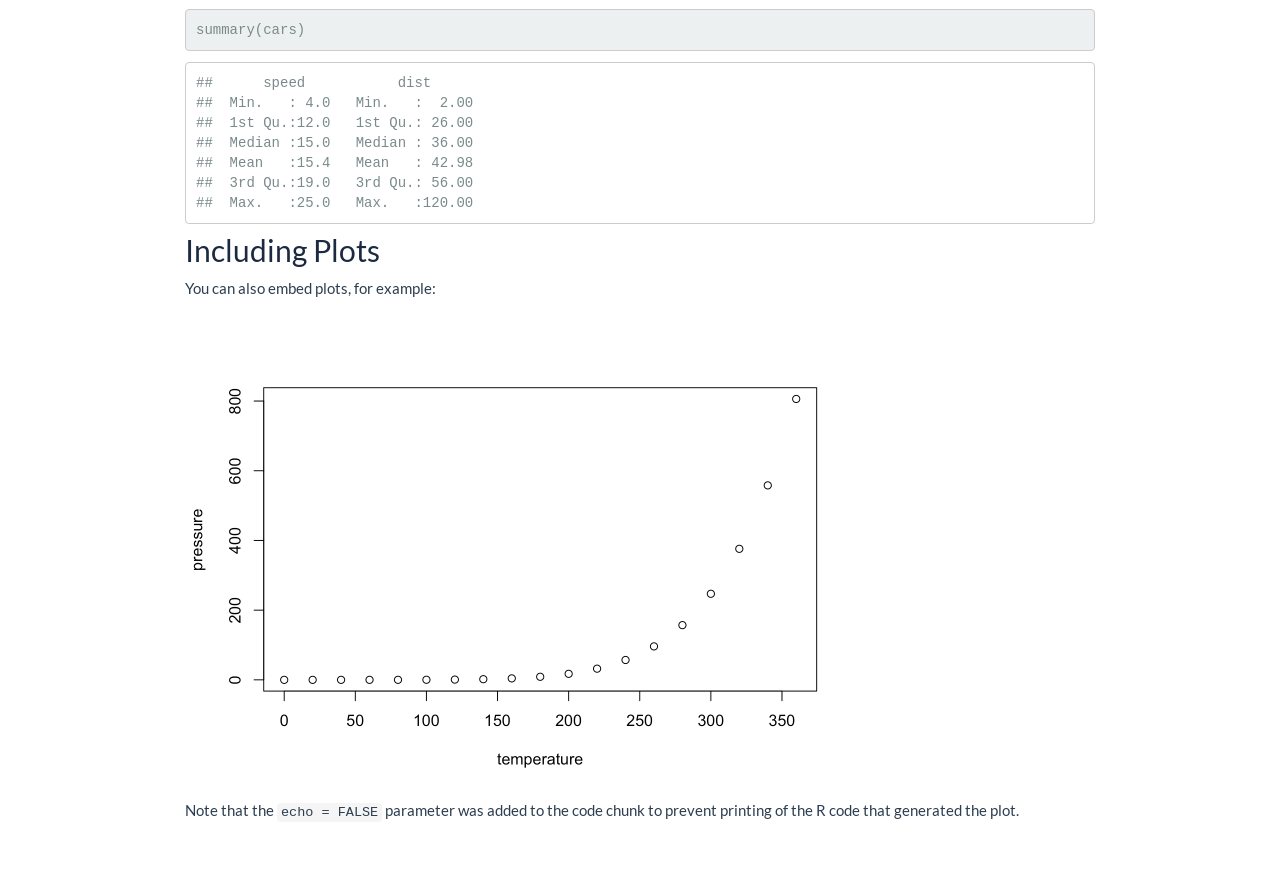
<file: Fluorination.html>
<!DOCTYPE html>

<html>

<head>

<meta charset="utf-8" />
<meta name="generator" content="pandoc" />
<meta http-equiv="X-UA-Compatible" content="IE=EDGE" />


<meta name="author" content="Michael Warnick" />

<meta name="date" content="2026-11-17" />

<title>Community Water Fluoridation and Adult Tooth Loss</title>

<script src="site_libs/header-attrs-2.32/header-attrs.js"></script>
<script src="site_libs/jquery-3.6.0/jquery-3.6.0.min.js"></script>
<meta name="viewport" content="width=device-width, initial-scale=1" />
<link href="site_libs/bootstrap-3.3.5/css/flatly.min.css" rel="stylesheet" />
<script src="site_libs/bootstrap-3.3.5/js/bootstrap.min.js"></script>
<script src="site_libs/bootstrap-3.3.5/shim/html5shiv.min.js"></script>
<script src="site_libs/bootstrap-3.3.5/shim/respond.min.js"></script>
<style>h1 {font-size: 34px;}
       h1.title {font-size: 38px;}
       h2 {font-size: 30px;}
       h3 {font-size: 24px;}
       h4 {font-size: 18px;}
       h5 {font-size: 16px;}
       h6 {font-size: 12px;}
       code {color: inherit; background-color: rgba(0, 0, 0, 0.04);}
       pre:not([class]) { background-color: white }</style>
<script src="site_libs/navigation-1.1/tabsets.js"></script>
<link href="site_libs/highlightjs-9.12.0/default.css" rel="stylesheet" />
<script src="site_libs/highlightjs-9.12.0/highlight.js"></script>

<style type="text/css">
  code{white-space: pre-wrap;}
  span.smallcaps{font-variant: small-caps;}
  span.underline{text-decoration: underline;}
  div.column{display: inline-block; vertical-align: top; width: 50%;}
  div.hanging-indent{margin-left: 1.5em; text-indent: -1.5em;}
  ul.task-list{list-style: none;}
    </style>

<style type="text/css">code{white-space: pre;}</style>
<script type="text/javascript">
if (window.hljs) {
  hljs.configure({languages: []});
  hljs.initHighlightingOnLoad();
  if (document.readyState && document.readyState === "complete") {
    window.setTimeout(function() { hljs.initHighlighting(); }, 0);
  }
}
</script>






<link rel="stylesheet" href="styles.css" type="text/css" />



<style type = "text/css">
.main-container {
  max-width: 940px;
  margin-left: auto;
  margin-right: auto;
}
img {
  max-width:100%;
}
.tabbed-pane {
  padding-top: 12px;
}
.html-widget {
  margin-bottom: 20px;
}
button.code-folding-btn:focus {
  outline: none;
}
summary {
  display: list-item;
}
details > summary > p:only-child {
  display: inline;
}
pre code {
  padding: 0;
}
</style>


<style type="text/css">
.dropdown-submenu {
  position: relative;
}
.dropdown-submenu>.dropdown-menu {
  top: 0;
  left: 100%;
  margin-top: -6px;
  margin-left: -1px;
  border-radius: 0 6px 6px 6px;
}
.dropdown-submenu:hover>.dropdown-menu {
  display: block;
}
.dropdown-submenu>a:after {
  display: block;
  content: " ";
  float: right;
  width: 0;
  height: 0;
  border-color: transparent;
  border-style: solid;
  border-width: 5px 0 5px 5px;
  border-left-color: #cccccc;
  margin-top: 5px;
  margin-right: -10px;
}
.dropdown-submenu:hover>a:after {
  border-left-color: #adb5bd;
}
.dropdown-submenu.pull-left {
  float: none;
}
.dropdown-submenu.pull-left>.dropdown-menu {
  left: -100%;
  margin-left: 10px;
  border-radius: 6px 0 6px 6px;
}
</style>

<script type="text/javascript">
// manage active state of menu based on current page
$(document).ready(function () {
  // active menu anchor
  href = window.location.pathname
  href = href.substr(href.lastIndexOf('/') + 1)
  if (href === "")
    href = "index.html";
  var menuAnchor = $('a[href="' + href + '"]');

  // mark the anchor link active (and if it's in a dropdown, also mark that active)
  var dropdown = menuAnchor.closest('li.dropdown');
  if (window.bootstrap) { // Bootstrap 4+
    menuAnchor.addClass('active');
    dropdown.find('> .dropdown-toggle').addClass('active');
  } else { // Bootstrap 3
    menuAnchor.parent().addClass('active');
    dropdown.addClass('active');
  }

  // Navbar adjustments
  var navHeight = $(".navbar").first().height() + 15;
  var style = document.createElement('style');
  var pt = "padding-top: " + navHeight + "px; ";
  var mt = "margin-top: -" + navHeight + "px; ";
  var css = "";
  // offset scroll position for anchor links (for fixed navbar)
  for (var i = 1; i <= 6; i++) {
    css += ".section h" + i + "{ " + pt + mt + "}\n";
  }
  style.innerHTML = "body {" + pt + "padding-bottom: 40px; }\n" + css;
  document.head.appendChild(style);
});
</script>

<!-- tabsets -->

<style type="text/css">
.tabset-dropdown > .nav-tabs {
  display: inline-table;
  max-height: 500px;
  min-height: 44px;
  overflow-y: auto;
  border: 1px solid #ddd;
  border-radius: 4px;
}

.tabset-dropdown > .nav-tabs > li.active:before, .tabset-dropdown > .nav-tabs.nav-tabs-open:before {
  content: "\e259";
  font-family: 'Glyphicons Halflings';
  display: inline-block;
  padding: 10px;
  border-right: 1px solid #ddd;
}

.tabset-dropdown > .nav-tabs.nav-tabs-open > li.active:before {
  content: "\e258";
  font-family: 'Glyphicons Halflings';
  border: none;
}

.tabset-dropdown > .nav-tabs > li.active {
  display: block;
}

.tabset-dropdown > .nav-tabs > li > a,
.tabset-dropdown > .nav-tabs > li > a:focus,
.tabset-dropdown > .nav-tabs > li > a:hover {
  border: none;
  display: inline-block;
  border-radius: 4px;
  background-color: transparent;
}

.tabset-dropdown > .nav-tabs.nav-tabs-open > li {
  display: block;
  float: none;
}

.tabset-dropdown > .nav-tabs > li {
  display: none;
}
</style>

<!-- code folding -->




</head>

<body>


<div class="container-fluid main-container">




<div class="navbar navbar-inverse  navbar-fixed-top" role="navigation">
  <div class="container">
    <div class="navbar-header">
      <button type="button" class="navbar-toggle collapsed" data-toggle="collapse" data-bs-toggle="collapse" data-target="#navbar" data-bs-target="#navbar">
        <span class="icon-bar"></span>
        <span class="icon-bar"></span>
        <span class="icon-bar"></span>
      </button>
      <a class="navbar-brand" href="index.html">Michael Warnick</a>
    </div>
    <div id="navbar" class="navbar-collapse collapse">
      <ul class="nav navbar-nav">
        <li>
  <a href="index.html">Home</a>
</li>
<li>
  <a href="index.html#about">About</a>
</li>
<li>
  <a href="index.html#research">Research</a>
</li>
<li>
  <a href="Final_Project.html">Final Project</a>
</li>
<li>
  <a href="index.html#contact">Contact</a>
</li>
      </ul>
      <ul class="nav navbar-nav navbar-right">
        
      </ul>
    </div><!--/.nav-collapse -->
  </div><!--/.container -->
</div><!--/.navbar -->

<div id="header">



<h1 class="title toc-ignore">Community Water Fluoridation and Adult
Tooth Loss</h1>
<h4 class="author">Michael Warnick</h4>
<h4 class="date">2026-11-17</h4>

</div>


<div id="background" class="section level2">
<h2>Background</h2>
<p>Community water fluoridation means adding a small amount of fluoride
to public drinking water to help prevent tooth decay.</p>
<p>In 2025, Utah became the first state to ban fluoride in public
drinking water, and Florida followed soon after.</p>
<p><strong>Question:</strong> Do states where more people drink
fluoridated water have lower rates of tooth loss in adults?</p>
</div>
<div id="the-data" class="section level2">
<h2>The Data</h2>
<p><em>This is not real data I made it up haha</em></p>
<pre class="r"><code>fluoride = tibble(
  state           = c(&quot;Utah&quot;, &quot;Idaho&quot;, &quot;Colorado&quot;, &quot;Arizona&quot;, &quot;California&quot;, &quot;Oregon&quot;,
                      &quot;Texas&quot;, &quot;Florida&quot;, &quot;Georgia&quot;, &quot;Ohio&quot;, &quot;Illinois&quot;, &quot;Minnesota&quot;,
                      &quot;New York&quot;, &quot;Maine&quot;, &quot;New Jersey&quot;),
  region          = c(&quot;West&quot;, &quot;West&quot;, &quot;West&quot;, &quot;West&quot;, &quot;West&quot;, &quot;West&quot;,
                      &quot;South&quot;, &quot;South&quot;, &quot;South&quot;, &quot;Midwest&quot;, &quot;Midwest&quot;, &quot;Midwest&quot;,
                      &quot;Northeast&quot;, &quot;Northeast&quot;, &quot;Northeast&quot;),
  pct_fluoridated = c(55, 35, 70, 55, 60, 25, 75, 75, 95, 90, 98, 98, 70, 80, 15),
  pct_teeth_lost  = c(38, 43, 34, 39, 37, 44, 40, 41, 35, 33, 32, 30, 36, 35, 45)
)

knitr::kable(fluoride)</code></pre>
<table>
<thead>
<tr class="header">
<th align="left">state</th>
<th align="left">region</th>
<th align="right">pct_fluoridated</th>
<th align="right">pct_teeth_lost</th>
</tr>
</thead>
<tbody>
<tr class="odd">
<td align="left">Utah</td>
<td align="left">West</td>
<td align="right">55</td>
<td align="right">38</td>
</tr>
<tr class="even">
<td align="left">Idaho</td>
<td align="left">West</td>
<td align="right">35</td>
<td align="right">43</td>
</tr>
<tr class="odd">
<td align="left">Colorado</td>
<td align="left">West</td>
<td align="right">70</td>
<td align="right">34</td>
</tr>
<tr class="even">
<td align="left">Arizona</td>
<td align="left">West</td>
<td align="right">55</td>
<td align="right">39</td>
</tr>
<tr class="odd">
<td align="left">California</td>
<td align="left">West</td>
<td align="right">60</td>
<td align="right">37</td>
</tr>
<tr class="even">
<td align="left">Oregon</td>
<td align="left">West</td>
<td align="right">25</td>
<td align="right">44</td>
</tr>
<tr class="odd">
<td align="left">Texas</td>
<td align="left">South</td>
<td align="right">75</td>
<td align="right">40</td>
</tr>
<tr class="even">
<td align="left">Florida</td>
<td align="left">South</td>
<td align="right">75</td>
<td align="right">41</td>
</tr>
<tr class="odd">
<td align="left">Georgia</td>
<td align="left">South</td>
<td align="right">95</td>
<td align="right">35</td>
</tr>
<tr class="even">
<td align="left">Ohio</td>
<td align="left">Midwest</td>
<td align="right">90</td>
<td align="right">33</td>
</tr>
<tr class="odd">
<td align="left">Illinois</td>
<td align="left">Midwest</td>
<td align="right">98</td>
<td align="right">32</td>
</tr>
<tr class="even">
<td align="left">Minnesota</td>
<td align="left">Midwest</td>
<td align="right">98</td>
<td align="right">30</td>
</tr>
<tr class="odd">
<td align="left">New York</td>
<td align="left">Northeast</td>
<td align="right">70</td>
<td align="right">36</td>
</tr>
<tr class="even">
<td align="left">Maine</td>
<td align="left">Northeast</td>
<td align="right">80</td>
<td align="right">35</td>
</tr>
<tr class="odd">
<td align="left">New Jersey</td>
<td align="left">Northeast</td>
<td align="right">15</td>
<td align="right">45</td>
</tr>
</tbody>
</table>
</div>
<div id="summary-by-region" class="section level2">
<h2>Summary by Region</h2>
<pre class="r"><code>region_avg = fluoride %&gt;%
  group_by(region) %&gt;%
  summarise(avg_fluoridated = mean(pct_fluoridated),
            avg_teeth_lost  = mean(pct_teeth_lost))

knitr::kable(region_avg, digits = 1)</code></pre>
<table>
<thead>
<tr class="header">
<th align="left">region</th>
<th align="right">avg_fluoridated</th>
<th align="right">avg_teeth_lost</th>
</tr>
</thead>
<tbody>
<tr class="odd">
<td align="left">Midwest</td>
<td align="right">95.3</td>
<td align="right">31.7</td>
</tr>
<tr class="even">
<td align="left">Northeast</td>
<td align="right">55.0</td>
<td align="right">38.7</td>
</tr>
<tr class="odd">
<td align="left">South</td>
<td align="right">81.7</td>
<td align="right">38.7</td>
</tr>
<tr class="even">
<td align="left">West</td>
<td align="right">50.0</td>
<td align="right">39.2</td>
</tr>
</tbody>
</table>
<p>The Midwest has the most fluoridation and the least tooth loss. ##
Fluoridation vs. Tooth Loss</p>
<pre class="r"><code>fluoride %&gt;%
  ggplot(aes(x = pct_fluoridated,
             y = pct_teeth_lost)) +
  geom_point(aes(color = region), size = 3) +
  geom_smooth(method = &quot;lm&quot;, se = TRUE, color = &quot;black&quot;) +
  labs(title = &quot;More Fluoridation, Less Tooth Loss&quot;,
       x = &quot;Population on fluoridated water (%)&quot;,
       y = &quot;Adults 65+ who lost 6+ teeth (%)&quot;,
       color = &quot;Region&quot;) +
  theme_minimal()</code></pre>
<pre><code>## `geom_smooth()` using formula = &#39;y ~ x&#39;</code></pre>
<p><img src="Fluorination_files/figure-html/scatter-1.png" alt="" width="672" />
As fluoridation goes up, tooth loss goes down.</p>
</div>
<div id="statistical-analysis" class="section level2">
<h2>Statistical Analysis</h2>
<pre class="r"><code>mod1 = glm(pct_teeth_lost ~ pct_fluoridated, data = fluoride)
summary(mod1)</code></pre>
<pre><code>## 
## Call:
## glm(formula = pct_teeth_lost ~ pct_fluoridated, data = fluoride)
## 
## Coefficients:
##                 Estimate Std. Error t value Pr(&gt;|t|)    
## (Intercept)     47.63748    1.62350  29.342 2.89e-13 ***
## pct_fluoridated -0.15317    0.02288  -6.694 1.48e-05 ***
## ---
## Signif. codes:  
## 0 &#39;***&#39; 0.001 &#39;**&#39; 0.01 &#39;*&#39; 0.05 &#39;.&#39; 0.1 &#39; &#39; 1
## 
## (Dispersion parameter for gaussian family taken to be 4.908065)
## 
##     Null deviance: 283.733  on 14  degrees of freedom
## Residual deviance:  63.805  on 13  degrees of freedom
## AIC: 70.285
## 
## Number of Fisher Scoring iterations: 2</code></pre>
<p>The p-value for <code>pct_fluoridated</code> is below 0.05, so
fluoridation is significantly related to tooth loss.</p>
</div>
<div id="conclusions" class="section level2">
<h2>Conclusions</h2>
<ul>
<li>States with more fluoridation have lower adult tooth loss in this
data.</li>
<li>This uses fake data; the final project will use real CDC data.</li>
<li>Next step: add a U.S. map of fluoridation by state.</li>
</ul>
<p>This is an R Markdown document. Markdown is a simple formatting
syntax for authoring HTML, PDF, and MS Word documents. For more details
on using R Markdown see <a href="http://rmarkdown.rstudio.com"
class="uri">http://rmarkdown.rstudio.com</a>.</p>
<p>When you click the <strong>Knit</strong> button a document will be
generated that includes both content as well as the output of any
embedded R code chunks within the document. You can embed an R code
chunk like this:</p>
<pre class="r"><code>summary(cars)</code></pre>
<pre><code>##      speed           dist       
##  Min.   : 4.0   Min.   :  2.00  
##  1st Qu.:12.0   1st Qu.: 26.00  
##  Median :15.0   Median : 36.00  
##  Mean   :15.4   Mean   : 42.98  
##  3rd Qu.:19.0   3rd Qu.: 56.00  
##  Max.   :25.0   Max.   :120.00</code></pre>
</div>
<div id="including-plots" class="section level2">
<h2>Including Plots</h2>
<p>You can also embed plots, for example:</p>
<p><img src="Fluorination_files/figure-html/pressure-1.png" alt="" width="672" /></p>
<p>Note that the <code>echo = FALSE</code> parameter was added to the
code chunk to prevent printing of the R code that generated the
plot.</p>
</div>




</div>

<script>

// add bootstrap table styles to pandoc tables
function bootstrapStylePandocTables() {
  $('tr.odd').parent('tbody').parent('table').addClass('table table-condensed');
}
$(document).ready(function () {
  bootstrapStylePandocTables();
});


</script>

<!-- tabsets -->

<script>
$(document).ready(function () {
  window.buildTabsets("TOC");
});

$(document).ready(function () {
  $('.tabset-dropdown > .nav-tabs > li').click(function () {
    $(this).parent().toggleClass('nav-tabs-open');
  });
});
</script>

<!-- code folding -->


<!-- dynamically load mathjax for compatibility with self-contained -->
<script>
  (function () {
    var script = document.createElement("script");
    script.type = "text/javascript";
    script.src  = "https://mathjax.rstudio.com/latest/MathJax.js?config=TeX-AMS-MML_HTMLorMML";
    document.getElementsByTagName("head")[0].appendChild(script);
  })();
</script>

</body>
</html>
</file>
<file: site_libs/highlightjs-9.12.0/default.css>
.hljs-literal {
  color: #990073;
}

.hljs-number {
  color: #099;
}

.hljs-comment {
  color: #998;
  font-style: italic;
}

.hljs-keyword {
  color: #900;
  font-weight: bold;
}

.hljs-string {
  color: #d14;
}
</file>
<file: styles.css>
/* ---- colors: navy #1b2a41, dark grey #4a5568, light grey #f2f4f7 ---- */

/* top menu bar */
.navbar-inverse {
  background-color: #1b2a41;
  border-color: #1b2a41;
}
.navbar-inverse .navbar-nav > li > a:hover,
.navbar-inverse .navbar-nav > .active > a,
.navbar-inverse .navbar-nav > .active > a:hover {
  background-color: #4a5568;
}

/* headings and links */
h1, h2, h3 { color: #1b2a41; }
a { color: #2c4a7a; }
a:hover { color: #1b2a41; }

/* table of contents on the final project page */
.list-group-item.active,
.list-group-item.active:hover,
.list-group-item.active:focus {
  background-color: #1b2a41;
  border-color: #1b2a41;
}

/* big banner at the top of the home page */
.hero {
  background: linear-gradient(135deg, #1b2a41, #4a5568);
  color: white;
  text-align: center;
  padding: 60px 20px;
  border-radius: 12px;
  margin-bottom: 30px;
}
.hero h1 { color: white; font-size: 44px; margin-bottom: 5px; }
.hero p  { font-size: 20px; color: #d9dee6; }

/* round profile photo */
.profile {
  width: 180px;
  height: 180px;
  border-radius: 50%;
  object-fit: cover;
  border: 4px solid white;
  margin-bottom: 15px;
}

/* boxes for each project */
.card {
  background: #f2f4f7;
  border-left: 5px solid #1b2a41;
  padding: 15px 20px;
  border-radius: 8px;
  margin-bottom: 20px;
}

/* simple footer */
.footer {
  text-align: center;
  color: gray;
  font-size: 13px;
  margin-top: 40px;
}
</file>
<file: site_libs/bootstrap-3.3.5/css/flatly.min.css>
@font-face {
  font-family: 'Lato';
  font-style: normal;
  font-weight: 400;
  src: url(fonts/Lato.ttf) format('truetype');
}
@font-face {
  font-family: 'Lato';
  font-style: normal;
  font-weight: 700;
  src: url(fonts/LatoBold.ttf) format('truetype');
}
@font-face {
  font-family: 'Lato';
  font-style: italic;
  font-weight: 400;
  src: url(fonts/LatoItalic.ttf) format('truetype');
}

/*!
 * bootswatch v3.3.6
 * Homepage: http://bootswatch.com
 * Copyright 2012-2015 Thomas Park
 * Licensed under MIT
 * Based on Bootstrap
*//*!
 * Bootstrap v3.3.6 (http://getbootstrap.com)
 * Copyright 2011-2015 Twitter, Inc.
 * Licensed under MIT (https://github.com/twbs/bootstrap/blob/master/LICENSE)
 *//*! normalize.css v3.0.3 | MIT License | github.com/necolas/normalize.css */html{font-family:sans-serif;-ms-text-size-adjust:100%;-webkit-text-size-adjust:100%}body{margin:0}article,aside,details,figcaption,figure,footer,header,hgroup,main,menu,nav,section,summary{display:block}audio,canvas,progress,video{display:inline-block;vertical-align:baseline}audio:not([controls]){display:none;height:0}[hidden],template{display:none}a{background-color:transparent}a:active,a:hover{outline:0}abbr[title]{border-bottom:1px dotted}b,strong{font-weight:bold}dfn{font-style:italic}h1{font-size:2em;margin:0.67em 0}mark{background:#ff0;color:#000}small{font-size:80%}sub,sup{font-size:75%;line-height:0;position:relative;vertical-align:baseline}sup{top:-0.5em}sub{bottom:-0.25em}img{border:0}svg:not(:root){overflow:hidden}figure{margin:1em 40px}hr{-webkit-box-sizing:content-box;-moz-box-sizing:content-box;box-sizing:content-box;height:0}pre{overflow:auto}code,kbd,pre,samp{font-family:monospace, monospace;font-size:1em}button,input,optgroup,select,textarea{color:inherit;font:inherit;margin:0}button{overflow:visible}button,select{text-transform:none}button,html input[type="button"],input[type="reset"],input[type="submit"]{-webkit-appearance:button;cursor:pointer}button[disabled],html input[disabled]{cursor:default}button::-moz-focus-inner,input::-moz-focus-inner{border:0;padding:0}input{line-height:normal}input[type="checkbox"],input[type="radio"]{-webkit-box-sizing:border-box;-moz-box-sizing:border-box;box-sizing:border-box;padding:0}input[type="number"]::-webkit-inner-spin-button,input[type="number"]::-webkit-outer-spin-button{height:auto}input[type="search"]{-webkit-appearance:textfield;-webkit-box-sizing:content-box;-moz-box-sizing:content-box;box-sizing:content-box}input[type="search"]::-webkit-search-cancel-button,input[type="search"]::-webkit-search-decoration{-webkit-appearance:none}fieldset{border:1px solid #c0c0c0;margin:0 2px;padding:0.35em 0.625em 0.75em}legend{border:0;padding:0}textarea{overflow:auto}optgroup{font-weight:bold}table{border-collapse:collapse;border-spacing:0}td,th{padding:0}/*! Source: https://github.com/h5bp/html5-boilerplate/blob/master/src/css/main.css */@media print{*,*:before,*:after{background:transparent !important;color:#000 !important;-webkit-box-shadow:none !important;box-shadow:none !important;text-shadow:none !important}a,a:visited{text-decoration:underline}a[href]:after{content:" (" attr(href) ")"}abbr[title]:after{content:" (" attr(title) ")"}a[href^="#"]:after,a[href^="javascript:"]:after{content:""}pre,blockquote{border:1px solid #999;page-break-inside:avoid}thead{display:table-header-group}tr,img{page-break-inside:avoid}img{max-width:100% !important}p,h2,h3{orphans:3;widows:3}h2,h3{page-break-after:avoid}.navbar{display:none}.btn>.caret,.dropup>.btn>.caret{border-top-color:#000 !important}.label{border:1px solid #000}.table{border-collapse:collapse !important}.table td,.table th{background-color:#fff !important}.table-bordered th,.table-bordered td{border:1px solid #ddd !important}}@font-face{font-family:'Glyphicons Halflings';src:url('../fonts/glyphicons-halflings-regular.eot');src:url('../fonts/glyphicons-halflings-regular.eot?#iefix') format('embedded-opentype'),url('../fonts/glyphicons-halflings-regular.woff') format('woff'),url('../fonts/glyphicons-halflings-regular.ttf') format('truetype'),url('../fonts/glyphicons-halflings-regular.svg#glyphicons_halflingsregular') format('svg')}.glyphicon{position:relative;top:1px;display:inline-block;font-family:'Glyphicons Halflings';font-style:normal;font-weight:normal;line-height:1;-webkit-font-smoothing:antialiased;-moz-osx-font-smoothing:grayscale}.glyphicon-asterisk:before{content:"\002a"}.glyphicon-plus:before{content:"\002b"}.glyphicon-euro:before,.glyphicon-eur:before{content:"\20ac"}.glyphicon-minus:before{content:"\2212"}.glyphicon-cloud:before{content:"\2601"}.glyphicon-envelope:before{content:"\2709"}.glyphicon-pencil:before{content:"\270f"}.glyphicon-glass:before{content:"\e001"}.glyphicon-music:before{content:"\e002"}.glyphicon-search:before{content:"\e003"}.glyphicon-heart:before{content:"\e005"}.glyphicon-star:before{content:"\e006"}.glyphicon-star-empty:before{content:"\e007"}.glyphicon-user:before{content:"\e008"}.glyphicon-film:before{content:"\e009"}.glyphicon-th-large:before{content:"\e010"}.glyphicon-th:before{content:"\e011"}.glyphicon-th-list:before{content:"\e012"}.glyphicon-ok:before{content:"\e013"}.glyphicon-remove:before{content:"\e014"}.glyphicon-zoom-in:before{content:"\e015"}.glyphicon-zoom-out:before{content:"\e016"}.glyphicon-off:before{content:"\e017"}.glyphicon-signal:before{content:"\e018"}.glyphicon-cog:before{content:"\e019"}.glyphicon-trash:before{content:"\e020"}.glyphicon-home:before{content:"\e021"}.glyphicon-file:before{content:"\e022"}.glyphicon-time:before{content:"\e023"}.glyphicon-road:before{content:"\e024"}.glyphicon-download-alt:before{content:"\e025"}.glyphicon-download:before{content:"\e026"}.glyphicon-upload:before{content:"\e027"}.glyphicon-inbox:before{content:"\e028"}.glyphicon-play-circle:before{content:"\e029"}.glyphicon-repeat:before{content:"\e030"}.glyphicon-refresh:before{content:"\e031"}.glyphicon-list-alt:before{content:"\e032"}.glyphicon-lock:before{content:"\e033"}.glyphicon-flag:before{content:"\e034"}.glyphicon-headphones:before{content:"\e035"}.glyphicon-volume-off:before{content:"\e036"}.glyphicon-volume-down:before{content:"\e037"}.glyphicon-volume-up:before{content:"\e038"}.glyphicon-qrcode:before{content:"\e039"}.glyphicon-barcode:before{content:"\e040"}.glyphicon-tag:before{content:"\e041"}.glyphicon-tags:before{content:"\e042"}.glyphicon-book:before{content:"\e043"}.glyphicon-bookmark:before{content:"\e044"}.glyphicon-print:before{content:"\e045"}.glyphicon-camera:before{content:"\e046"}.glyphicon-font:before{content:"\e047"}.glyphicon-bold:before{content:"\e048"}.glyphicon-italic:before{content:"\e049"}.glyphicon-text-height:before{content:"\e050"}.glyphicon-text-width:before{content:"\e051"}.glyphicon-align-left:before{content:"\e052"}.glyphicon-align-center:before{content:"\e053"}.glyphicon-align-right:before{content:"\e054"}.glyphicon-align-justify:before{content:"\e055"}.glyphicon-list:before{content:"\e056"}.glyphicon-indent-left:before{content:"\e057"}.glyphicon-indent-right:before{content:"\e058"}.glyphicon-facetime-video:before{content:"\e059"}.glyphicon-picture:before{content:"\e060"}.glyphicon-map-marker:before{content:"\e062"}.glyphicon-adjust:before{content:"\e063"}.glyphicon-tint:before{content:"\e064"}.glyphicon-edit:before{content:"\e065"}.glyphicon-share:before{content:"\e066"}.glyphicon-check:before{content:"\e067"}.glyphicon-move:before{content:"\e068"}.glyphicon-step-backward:before{content:"\e069"}.glyphicon-fast-backward:before{content:"\e070"}.glyphicon-backward:before{content:"\e071"}.glyphicon-play:before{content:"\e072"}.glyphicon-pause:before{content:"\e073"}.glyphicon-stop:before{content:"\e074"}.glyphicon-forward:before{content:"\e075"}.glyphicon-fast-forward:before{content:"\e076"}.glyphicon-step-forward:before{content:"\e077"}.glyphicon-eject:before{content:"\e078"}.glyphicon-chevron-left:before{content:"\e079"}.glyphicon-chevron-right:before{content:"\e080"}.glyphicon-plus-sign:before{content:"\e081"}.glyphicon-minus-sign:before{content:"\e082"}.glyphicon-remove-sign:before{content:"\e083"}.glyphicon-ok-sign:before{content:"\e084"}.glyphicon-question-sign:before{content:"\e085"}.glyphicon-info-sign:before{content:"\e086"}.glyphicon-screenshot:before{content:"\e087"}.glyphicon-remove-circle:before{content:"\e088"}.glyphicon-ok-circle:before{content:"\e089"}.glyphicon-ban-circle:before{content:"\e090"}.glyphicon-arrow-left:before{content:"\e091"}.glyphicon-arrow-right:before{content:"\e092"}.glyphicon-arrow-up:before{content:"\e093"}.glyphicon-arrow-down:before{content:"\e094"}.glyphicon-share-alt:before{content:"\e095"}.glyphicon-resize-full:before{content:"\e096"}.glyphicon-resize-small:before{content:"\e097"}.glyphicon-exclamation-sign:before{content:"\e101"}.glyphicon-gift:before{content:"\e102"}.glyphicon-leaf:before{content:"\e103"}.glyphicon-fire:before{content:"\e104"}.glyphicon-eye-open:before{content:"\e105"}.glyphicon-eye-close:before{content:"\e106"}.glyphicon-warning-sign:before{content:"\e107"}.glyphicon-plane:before{content:"\e108"}.glyphicon-calendar:before{content:"\e109"}.glyphicon-random:before{content:"\e110"}.glyphicon-comment:before{content:"\e111"}.glyphicon-magnet:before{content:"\e112"}.glyphicon-chevron-up:before{content:"\e113"}.glyphicon-chevron-down:before{content:"\e114"}.glyphicon-retweet:before{content:"\e115"}.glyphicon-shopping-cart:before{content:"\e116"}.glyphicon-folder-close:before{content:"\e117"}.glyphicon-folder-open:before{content:"\e118"}.glyphicon-resize-vertical:before{content:"\e119"}.glyphicon-resize-horizontal:before{content:"\e120"}.glyphicon-hdd:before{content:"\e121"}.glyphicon-bullhorn:before{content:"\e122"}.glyphicon-bell:before{content:"\e123"}.glyphicon-certificate:before{content:"\e124"}.glyphicon-thumbs-up:before{content:"\e125"}.glyphicon-thumbs-down:before{content:"\e126"}.glyphicon-hand-right:before{content:"\e127"}.glyphicon-hand-left:before{content:"\e128"}.glyphicon-hand-up:before{content:"\e129"}.glyphicon-hand-down:before{content:"\e130"}.glyphicon-circle-arrow-right:before{content:"\e131"}.glyphicon-circle-arrow-left:before{content:"\e132"}.glyphicon-circle-arrow-up:before{content:"\e133"}.glyphicon-circle-arrow-down:before{content:"\e134"}.glyphicon-globe:before{content:"\e135"}.glyphicon-wrench:before{content:"\e136"}.glyphicon-tasks:before{content:"\e137"}.glyphicon-filter:before{content:"\e138"}.glyphicon-briefcase:before{content:"\e139"}.glyphicon-fullscreen:before{content:"\e140"}.glyphicon-dashboard:before{content:"\e141"}.glyphicon-paperclip:before{content:"\e142"}.glyphicon-heart-empty:before{content:"\e143"}.glyphicon-link:before{content:"\e144"}.glyphicon-phone:before{content:"\e145"}.glyphicon-pushpin:before{content:"\e146"}.glyphicon-usd:before{content:"\e148"}.glyphicon-gbp:before{content:"\e149"}.glyphicon-sort:before{content:"\e150"}.glyphicon-sort-by-alphabet:before{content:"\e151"}.glyphicon-sort-by-alphabet-alt:before{content:"\e152"}.glyphicon-sort-by-order:before{content:"\e153"}.glyphicon-sort-by-order-alt:before{content:"\e154"}.glyphicon-sort-by-attributes:before{content:"\e155"}.glyphicon-sort-by-attributes-alt:before{content:"\e156"}.glyphicon-unchecked:before{content:"\e157"}.glyphicon-expand:before{content:"\e158"}.glyphicon-collapse-down:before{content:"\e159"}.glyphicon-collapse-up:before{content:"\e160"}.glyphicon-log-in:before{content:"\e161"}.glyphicon-flash:before{content:"\e162"}.glyphicon-log-out:before{content:"\e163"}.glyphicon-new-window:before{content:"\e164"}.glyphicon-record:before{content:"\e165"}.glyphicon-save:before{content:"\e166"}.glyphicon-open:before{content:"\e167"}.glyphicon-saved:before{content:"\e168"}.glyphicon-import:before{content:"\e169"}.glyphicon-export:before{content:"\e170"}.glyphicon-send:before{content:"\e171"}.glyphicon-floppy-disk:before{content:"\e172"}.glyphicon-floppy-saved:before{content:"\e173"}.glyphicon-floppy-remove:before{content:"\e174"}.glyphicon-floppy-save:before{content:"\e175"}.glyphicon-floppy-open:before{content:"\e176"}.glyphicon-credit-card:before{content:"\e177"}.glyphicon-transfer:before{content:"\e178"}.glyphicon-cutlery:before{content:"\e179"}.glyphicon-header:before{content:"\e180"}.glyphicon-compressed:before{content:"\e181"}.glyphicon-earphone:before{content:"\e182"}.glyphicon-phone-alt:before{content:"\e183"}.glyphicon-tower:before{content:"\e184"}.glyphicon-stats:before{content:"\e185"}.glyphicon-sd-video:before{content:"\e186"}.glyphicon-hd-video:before{content:"\e187"}.glyphicon-subtitles:before{content:"\e188"}.glyphicon-sound-stereo:before{content:"\e189"}.glyphicon-sound-dolby:before{content:"\e190"}.glyphicon-sound-5-1:before{content:"\e191"}.glyphicon-sound-6-1:before{content:"\e192"}.glyphicon-sound-7-1:before{content:"\e193"}.glyphicon-copyright-mark:before{content:"\e194"}.glyphicon-registration-mark:before{content:"\e195"}.glyphicon-cloud-download:before{content:"\e197"}.glyphicon-cloud-upload:before{content:"\e198"}.glyphicon-tree-conifer:before{content:"\e199"}.glyphicon-tree-deciduous:before{content:"\e200"}.glyphicon-cd:before{content:"\e201"}.glyphicon-save-file:before{content:"\e202"}.glyphicon-open-file:before{content:"\e203"}.glyphicon-level-up:before{content:"\e204"}.glyphicon-copy:before{content:"\e205"}.glyphicon-paste:before{content:"\e206"}.glyphicon-alert:before{content:"\e209"}.glyphicon-equalizer:before{content:"\e210"}.glyphicon-king:before{content:"\e211"}.glyphicon-queen:before{content:"\e212"}.glyphicon-pawn:before{content:"\e213"}.glyphicon-bishop:before{content:"\e214"}.glyphicon-knight:before{content:"\e215"}.glyphicon-baby-formula:before{content:"\e216"}.glyphicon-tent:before{content:"\26fa"}.glyphicon-blackboard:before{content:"\e218"}.glyphicon-bed:before{content:"\e219"}.glyphicon-apple:before{content:"\f8ff"}.glyphicon-erase:before{content:"\e221"}.glyphicon-hourglass:before{content:"\231b"}.glyphicon-lamp:before{content:"\e223"}.glyphicon-duplicate:before{content:"\e224"}.glyphicon-piggy-bank:before{content:"\e225"}.glyphicon-scissors:before{content:"\e226"}.glyphicon-bitcoin:before{content:"\e227"}.glyphicon-btc:before{content:"\e227"}.glyphicon-xbt:before{content:"\e227"}.glyphicon-yen:before{content:"\00a5"}.glyphicon-jpy:before{content:"\00a5"}.glyphicon-ruble:before{content:"\20bd"}.glyphicon-rub:before{content:"\20bd"}.glyphicon-scale:before{content:"\e230"}.glyphicon-ice-lolly:before{content:"\e231"}.glyphicon-ice-lolly-tasted:before{content:"\e232"}.glyphicon-education:before{content:"\e233"}.glyphicon-option-horizontal:before{content:"\e234"}.glyphicon-option-vertical:before{content:"\e235"}.glyphicon-menu-hamburger:before{content:"\e236"}.glyphicon-modal-window:before{content:"\e237"}.glyphicon-oil:before{content:"\e238"}.glyphicon-grain:before{content:"\e239"}.glyphicon-sunglasses:before{content:"\e240"}.glyphicon-text-size:before{content:"\e241"}.glyphicon-text-color:before{content:"\e242"}.glyphicon-text-background:before{content:"\e243"}.glyphicon-object-align-top:before{content:"\e244"}.glyphicon-object-align-bottom:before{content:"\e245"}.glyphicon-object-align-horizontal:before{content:"\e246"}.glyphicon-object-align-left:before{content:"\e247"}.glyphicon-object-align-vertical:before{content:"\e248"}.glyphicon-object-align-right:before{content:"\e249"}.glyphicon-triangle-right:before{content:"\e250"}.glyphicon-triangle-left:before{content:"\e251"}.glyphicon-triangle-bottom:before{content:"\e252"}.glyphicon-triangle-top:before{content:"\e253"}.glyphicon-console:before{content:"\e254"}.glyphicon-superscript:before{content:"\e255"}.glyphicon-subscript:before{content:"\e256"}.glyphicon-menu-left:before{content:"\e257"}.glyphicon-menu-right:before{content:"\e258"}.glyphicon-menu-down:before{content:"\e259"}.glyphicon-menu-up:before{content:"\e260"}*{-webkit-box-sizing:border-box;-moz-box-sizing:border-box;box-sizing:border-box}*:before,*:after{-webkit-box-sizing:border-box;-moz-box-sizing:border-box;box-sizing:border-box}html{font-size:10px;-webkit-tap-highlight-color:rgba(0,0,0,0)}body{font-family:"Lato","Helvetica Neue",Helvetica,Arial,sans-serif;font-size:15px;line-height:1.42857143;color:#2c3e50;background-color:#ffffff}input,button,select,textarea{font-family:inherit;font-size:inherit;line-height:inherit}a{color:#18bc9c;text-decoration:none}a:hover,a:focus{color:#18bc9c;text-decoration:underline}a:focus{outline:thin dotted;outline:5px auto -webkit-focus-ring-color;outline-offset:-2px}figure{margin:0}img{vertical-align:middle}.img-responsive,.thumbnail>img,.thumbnail a>img,.carousel-inner>.item>img,.carousel-inner>.item>a>img{display:block;max-width:100%;height:auto}.img-rounded{border-radius:6px}.img-thumbnail{padding:4px;line-height:1.42857143;background-color:#ffffff;border:1px solid #ecf0f1;border-radius:4px;-webkit-transition:all .2s ease-in-out;-o-transition:all .2s ease-in-out;transition:all .2s ease-in-out;display:inline-block;max-width:100%;height:auto}.img-circle{border-radius:50%}hr{margin-top:21px;margin-bottom:21px;border:0;border-top:1px solid #ecf0f1}.sr-only{position:absolute;width:1px;height:1px;margin:-1px;padding:0;overflow:hidden;clip:rect(0, 0, 0, 0);border:0}.sr-only-focusable:active,.sr-only-focusable:focus{position:static;width:auto;height:auto;margin:0;overflow:visible;clip:auto}[role="button"]{cursor:pointer}h1,h2,h3,h4,h5,h6,.h1,.h2,.h3,.h4,.h5,.h6{font-family:"Lato","Helvetica Neue",Helvetica,Arial,sans-serif;font-weight:400;line-height:1.1;color:inherit}h1 small,h2 small,h3 small,h4 small,h5 small,h6 small,.h1 small,.h2 small,.h3 small,.h4 small,.h5 small,.h6 small,h1 .small,h2 .small,h3 .small,h4 .small,h5 .small,h6 .small,.h1 .small,.h2 .small,.h3 .small,.h4 .small,.h5 .small,.h6 .small{font-weight:normal;line-height:1;color:#b4bcc2}h1,.h1,h2,.h2,h3,.h3{margin-top:21px;margin-bottom:10.5px}h1 small,.h1 small,h2 small,.h2 small,h3 small,.h3 small,h1 .small,.h1 .small,h2 .small,.h2 .small,h3 .small,.h3 .small{font-size:65%}h4,.h4,h5,.h5,h6,.h6{margin-top:10.5px;margin-bottom:10.5px}h4 small,.h4 small,h5 small,.h5 small,h6 small,.h6 small,h4 .small,.h4 .small,h5 .small,.h5 .small,h6 .small,.h6 .small{font-size:75%}h1,.h1{font-size:39px}h2,.h2{font-size:32px}h3,.h3{font-size:26px}h4,.h4{font-size:19px}h5,.h5{font-size:15px}h6,.h6{font-size:13px}p{margin:0 0 10.5px}.lead{margin-bottom:21px;font-size:17px;font-weight:300;line-height:1.4}@media (min-width:768px){.lead{font-size:22.5px}}small,.small{font-size:86%}mark,.mark{background-color:#f39c12;padding:.2em}.text-left{text-align:left}.text-right{text-align:right}.text-center{text-align:center}.text-justify{text-align:justify}.text-nowrap{white-space:nowrap}.text-lowercase{text-transform:lowercase}.text-uppercase{text-transform:uppercase}.text-capitalize{text-transform:capitalize}.text-muted{color:#b4bcc2}.text-primary{color:#2c3e50}a.text-primary:hover,a.text-primary:focus{color:#1a242f}.text-success{color:#ffffff}a.text-success:hover,a.text-success:focus{color:#e6e6e6}.text-info{color:#ffffff}a.text-info:hover,a.text-info:focus{color:#e6e6e6}.text-warning{color:#ffffff}a.text-warning:hover,a.text-warning:focus{color:#e6e6e6}.text-danger{color:#ffffff}a.text-danger:hover,a.text-danger:focus{color:#e6e6e6}.bg-primary{color:#fff;background-color:#2c3e50}a.bg-primary:hover,a.bg-primary:focus{background-color:#1a242f}.bg-success{background-color:#18bc9c}a.bg-success:hover,a.bg-success:focus{background-color:#128f76}.bg-info{background-color:#3498db}a.bg-info:hover,a.bg-info:focus{background-color:#217dbb}.bg-warning{background-color:#f39c12}a.bg-warning:hover,a.bg-warning:focus{background-color:#c87f0a}.bg-danger{background-color:#e74c3c}a.bg-danger:hover,a.bg-danger:focus{background-color:#d62c1a}.page-header{padding-bottom:9.5px;margin:42px 0 21px;border-bottom:1px solid transparent}ul,ol{margin-top:0;margin-bottom:10.5px}ul ul,ol ul,ul ol,ol ol{margin-bottom:0}.list-unstyled{padding-left:0;list-style:none}.list-inline{padding-left:0;list-style:none;margin-left:-5px}.list-inline>li{display:inline-block;padding-left:5px;padding-right:5px}dl{margin-top:0;margin-bottom:21px}dt,dd{line-height:1.42857143}dt{font-weight:bold}dd{margin-left:0}@media (min-width:768px){.dl-horizontal dt{float:left;width:160px;clear:left;text-align:right;overflow:hidden;text-overflow:ellipsis;white-space:nowrap}.dl-horizontal dd{margin-left:180px}}abbr[title],abbr[data-original-title]{cursor:help;border-bottom:1px dotted #b4bcc2}.initialism{font-size:90%;text-transform:uppercase}blockquote{padding:10.5px 21px;margin:0 0 21px;font-size:18.75px;border-left:5px solid #ecf0f1}blockquote p:last-child,blockquote ul:last-child,blockquote ol:last-child{margin-bottom:0}blockquote footer,blockquote small,blockquote .small{display:block;font-size:80%;line-height:1.42857143;color:#b4bcc2}blockquote footer:before,blockquote small:before,blockquote .small:before{content:'\2014 \00A0'}.blockquote-reverse,blockquote.pull-right{padding-right:15px;padding-left:0;border-right:5px solid #ecf0f1;border-left:0;text-align:right}.blockquote-reverse footer:before,blockquote.pull-right footer:before,.blockquote-reverse small:before,blockquote.pull-right small:before,.blockquote-reverse .small:before,blockquote.pull-right .small:before{content:''}.blockquote-reverse footer:after,blockquote.pull-right footer:after,.blockquote-reverse small:after,blockquote.pull-right small:after,.blockquote-reverse .small:after,blockquote.pull-right .small:after{content:'\00A0 \2014'}address{margin-bottom:21px;font-style:normal;line-height:1.42857143}code,kbd,pre,samp{font-family:monospace}code{padding:2px 4px;font-size:90%;color:#c7254e;background-color:#f9f2f4;border-radius:4px}kbd{padding:2px 4px;font-size:90%;color:#ffffff;background-color:#333333;border-radius:3px;-webkit-box-shadow:inset 0 -1px 0 rgba(0,0,0,0.25);box-shadow:inset 0 -1px 0 rgba(0,0,0,0.25)}kbd kbd{padding:0;font-size:100%;font-weight:bold;-webkit-box-shadow:none;box-shadow:none}pre{display:block;padding:10px;margin:0 0 10.5px;font-size:14px;line-height:1.42857143;word-break:break-all;word-wrap:break-word;color:#7b8a8b;background-color:#ecf0f1;border:1px solid #cccccc;border-radius:4px}pre code{padding:0;font-size:inherit;color:inherit;white-space:pre-wrap;background-color:transparent;border-radius:0}.pre-scrollable{max-height:340px;overflow-y:scroll}.container{margin-right:auto;margin-left:auto;padding-left:15px;padding-right:15px}@media (min-width:768px){.container{width:750px}}@media (min-width:992px){.container{width:970px}}@media (min-width:1200px){.container{width:1170px}}.container-fluid{margin-right:auto;margin-left:auto;padding-left:15px;padding-right:15px}.row{margin-left:-15px;margin-right:-15px}.col-xs-1,.col-sm-1,.col-md-1,.col-lg-1,.col-xs-2,.col-sm-2,.col-md-2,.col-lg-2,.col-xs-3,.col-sm-3,.col-md-3,.col-lg-3,.col-xs-4,.col-sm-4,.col-md-4,.col-lg-4,.col-xs-5,.col-sm-5,.col-md-5,.col-lg-5,.col-xs-6,.col-sm-6,.col-md-6,.col-lg-6,.col-xs-7,.col-sm-7,.col-md-7,.col-lg-7,.col-xs-8,.col-sm-8,.col-md-8,.col-lg-8,.col-xs-9,.col-sm-9,.col-md-9,.col-lg-9,.col-xs-10,.col-sm-10,.col-md-10,.col-lg-10,.col-xs-11,.col-sm-11,.col-md-11,.col-lg-11,.col-xs-12,.col-sm-12,.col-md-12,.col-lg-12{position:relative;min-height:1px;padding-left:15px;padding-right:15px}.col-xs-1,.col-xs-2,.col-xs-3,.col-xs-4,.col-xs-5,.col-xs-6,.col-xs-7,.col-xs-8,.col-xs-9,.col-xs-10,.col-xs-11,.col-xs-12{float:left}.col-xs-12{width:100%}.col-xs-11{width:91.66666667%}.col-xs-10{width:83.33333333%}.col-xs-9{width:75%}.col-xs-8{width:66.66666667%}.col-xs-7{width:58.33333333%}.col-xs-6{width:50%}.col-xs-5{width:41.66666667%}.col-xs-4{width:33.33333333%}.col-xs-3{width:25%}.col-xs-2{width:16.66666667%}.col-xs-1{width:8.33333333%}.col-xs-pull-12{right:100%}.col-xs-pull-11{right:91.66666667%}.col-xs-pull-10{right:83.33333333%}.col-xs-pull-9{right:75%}.col-xs-pull-8{right:66.66666667%}.col-xs-pull-7{right:58.33333333%}.col-xs-pull-6{right:50%}.col-xs-pull-5{right:41.66666667%}.col-xs-pull-4{right:33.33333333%}.col-xs-pull-3{right:25%}.col-xs-pull-2{right:16.66666667%}.col-xs-pull-1{right:8.33333333%}.col-xs-pull-0{right:auto}.col-xs-push-12{left:100%}.col-xs-push-11{left:91.66666667%}.col-xs-push-10{left:83.33333333%}.col-xs-push-9{left:75%}.col-xs-push-8{left:66.66666667%}.col-xs-push-7{left:58.33333333%}.col-xs-push-6{left:50%}.col-xs-push-5{left:41.66666667%}.col-xs-push-4{left:33.33333333%}.col-xs-push-3{left:25%}.col-xs-push-2{left:16.66666667%}.col-xs-push-1{left:8.33333333%}.col-xs-push-0{left:auto}.col-xs-offset-12{margin-left:100%}.col-xs-offset-11{margin-left:91.66666667%}.col-xs-offset-10{margin-left:83.33333333%}.col-xs-offset-9{margin-left:75%}.col-xs-offset-8{margin-left:66.66666667%}.col-xs-offset-7{margin-left:58.33333333%}.col-xs-offset-6{margin-left:50%}.col-xs-offset-5{margin-left:41.66666667%}.col-xs-offset-4{margin-left:33.33333333%}.col-xs-offset-3{margin-left:25%}.col-xs-offset-2{margin-left:16.66666667%}.col-xs-offset-1{margin-left:8.33333333%}.col-xs-offset-0{margin-left:0%}@media (min-width:768px){.col-sm-1,.col-sm-2,.col-sm-3,.col-sm-4,.col-sm-5,.col-sm-6,.col-sm-7,.col-sm-8,.col-sm-9,.col-sm-10,.col-sm-11,.col-sm-12{float:left}.col-sm-12{width:100%}.col-sm-11{width:91.66666667%}.col-sm-10{width:83.33333333%}.col-sm-9{width:75%}.col-sm-8{width:66.66666667%}.col-sm-7{width:58.33333333%}.col-sm-6{width:50%}.col-sm-5{width:41.66666667%}.col-sm-4{width:33.33333333%}.col-sm-3{width:25%}.col-sm-2{width:16.66666667%}.col-sm-1{width:8.33333333%}.col-sm-pull-12{right:100%}.col-sm-pull-11{right:91.66666667%}.col-sm-pull-10{right:83.33333333%}.col-sm-pull-9{right:75%}.col-sm-pull-8{right:66.66666667%}.col-sm-pull-7{right:58.33333333%}.col-sm-pull-6{right:50%}.col-sm-pull-5{right:41.66666667%}.col-sm-pull-4{right:33.33333333%}.col-sm-pull-3{right:25%}.col-sm-pull-2{right:16.66666667%}.col-sm-pull-1{right:8.33333333%}.col-sm-pull-0{right:auto}.col-sm-push-12{left:100%}.col-sm-push-11{left:91.66666667%}.col-sm-push-10{left:83.33333333%}.col-sm-push-9{left:75%}.col-sm-push-8{left:66.66666667%}.col-sm-push-7{left:58.33333333%}.col-sm-push-6{left:50%}.col-sm-push-5{left:41.66666667%}.col-sm-push-4{left:33.33333333%}.col-sm-push-3{left:25%}.col-sm-push-2{left:16.66666667%}.col-sm-push-1{left:8.33333333%}.col-sm-push-0{left:auto}.col-sm-offset-12{margin-left:100%}.col-sm-offset-11{margin-left:91.66666667%}.col-sm-offset-10{margin-left:83.33333333%}.col-sm-offset-9{margin-left:75%}.col-sm-offset-8{margin-left:66.66666667%}.col-sm-offset-7{margin-left:58.33333333%}.col-sm-offset-6{margin-left:50%}.col-sm-offset-5{margin-left:41.66666667%}.col-sm-offset-4{margin-left:33.33333333%}.col-sm-offset-3{margin-left:25%}.col-sm-offset-2{margin-left:16.66666667%}.col-sm-offset-1{margin-left:8.33333333%}.col-sm-offset-0{margin-left:0%}}@media (min-width:992px){.col-md-1,.col-md-2,.col-md-3,.col-md-4,.col-md-5,.col-md-6,.col-md-7,.col-md-8,.col-md-9,.col-md-10,.col-md-11,.col-md-12{float:left}.col-md-12{width:100%}.col-md-11{width:91.66666667%}.col-md-10{width:83.33333333%}.col-md-9{width:75%}.col-md-8{width:66.66666667%}.col-md-7{width:58.33333333%}.col-md-6{width:50%}.col-md-5{width:41.66666667%}.col-md-4{width:33.33333333%}.col-md-3{width:25%}.col-md-2{width:16.66666667%}.col-md-1{width:8.33333333%}.col-md-pull-12{right:100%}.col-md-pull-11{right:91.66666667%}.col-md-pull-10{right:83.33333333%}.col-md-pull-9{right:75%}.col-md-pull-8{right:66.66666667%}.col-md-pull-7{right:58.33333333%}.col-md-pull-6{right:50%}.col-md-pull-5{right:41.66666667%}.col-md-pull-4{right:33.33333333%}.col-md-pull-3{right:25%}.col-md-pull-2{right:16.66666667%}.col-md-pull-1{right:8.33333333%}.col-md-pull-0{right:auto}.col-md-push-12{left:100%}.col-md-push-11{left:91.66666667%}.col-md-push-10{left:83.33333333%}.col-md-push-9{left:75%}.col-md-push-8{left:66.66666667%}.col-md-push-7{left:58.33333333%}.col-md-push-6{left:50%}.col-md-push-5{left:41.66666667%}.col-md-push-4{left:33.33333333%}.col-md-push-3{left:25%}.col-md-push-2{left:16.66666667%}.col-md-push-1{left:8.33333333%}.col-md-push-0{left:auto}.col-md-offset-12{margin-left:100%}.col-md-offset-11{margin-left:91.66666667%}.col-md-offset-10{margin-left:83.33333333%}.col-md-offset-9{margin-left:75%}.col-md-offset-8{margin-left:66.66666667%}.col-md-offset-7{margin-left:58.33333333%}.col-md-offset-6{margin-left:50%}.col-md-offset-5{margin-left:41.66666667%}.col-md-offset-4{margin-left:33.33333333%}.col-md-offset-3{margin-left:25%}.col-md-offset-2{margin-left:16.66666667%}.col-md-offset-1{margin-left:8.33333333%}.col-md-offset-0{margin-left:0%}}@media (min-width:1200px){.col-lg-1,.col-lg-2,.col-lg-3,.col-lg-4,.col-lg-5,.col-lg-6,.col-lg-7,.col-lg-8,.col-lg-9,.col-lg-10,.col-lg-11,.col-lg-12{float:left}.col-lg-12{width:100%}.col-lg-11{width:91.66666667%}.col-lg-10{width:83.33333333%}.col-lg-9{width:75%}.col-lg-8{width:66.66666667%}.col-lg-7{width:58.33333333%}.col-lg-6{width:50%}.col-lg-5{width:41.66666667%}.col-lg-4{width:33.33333333%}.col-lg-3{width:25%}.col-lg-2{width:16.66666667%}.col-lg-1{width:8.33333333%}.col-lg-pull-12{right:100%}.col-lg-pull-11{right:91.66666667%}.col-lg-pull-10{right:83.33333333%}.col-lg-pull-9{right:75%}.col-lg-pull-8{right:66.66666667%}.col-lg-pull-7{right:58.33333333%}.col-lg-pull-6{right:50%}.col-lg-pull-5{right:41.66666667%}.col-lg-pull-4{right:33.33333333%}.col-lg-pull-3{right:25%}.col-lg-pull-2{right:16.66666667%}.col-lg-pull-1{right:8.33333333%}.col-lg-pull-0{right:auto}.col-lg-push-12{left:100%}.col-lg-push-11{left:91.66666667%}.col-lg-push-10{left:83.33333333%}.col-lg-push-9{left:75%}.col-lg-push-8{left:66.66666667%}.col-lg-push-7{left:58.33333333%}.col-lg-push-6{left:50%}.col-lg-push-5{left:41.66666667%}.col-lg-push-4{left:33.33333333%}.col-lg-push-3{left:25%}.col-lg-push-2{left:16.66666667%}.col-lg-push-1{left:8.33333333%}.col-lg-push-0{left:auto}.col-lg-offset-12{margin-left:100%}.col-lg-offset-11{margin-left:91.66666667%}.col-lg-offset-10{margin-left:83.33333333%}.col-lg-offset-9{margin-left:75%}.col-lg-offset-8{margin-left:66.66666667%}.col-lg-offset-7{margin-left:58.33333333%}.col-lg-offset-6{margin-left:50%}.col-lg-offset-5{margin-left:41.66666667%}.col-lg-offset-4{margin-left:33.33333333%}.col-lg-offset-3{margin-left:25%}.col-lg-offset-2{margin-left:16.66666667%}.col-lg-offset-1{margin-left:8.33333333%}.col-lg-offset-0{margin-left:0%}}table{background-color:transparent}caption{padding-top:8px;padding-bottom:8px;color:#b4bcc2;text-align:left}th{}.table{width:100%;max-width:100%;margin-bottom:21px}.table>thead>tr>th,.table>tbody>tr>th,.table>tfoot>tr>th,.table>thead>tr>td,.table>tbody>tr>td,.table>tfoot>tr>td{padding:8px;line-height:1.42857143;vertical-align:top;border-top:1px solid #ecf0f1}.table>thead>tr>th{vertical-align:bottom;border-bottom:2px solid #ecf0f1}.table>caption+thead>tr:first-child>th,.table>colgroup+thead>tr:first-child>th,.table>thead:first-child>tr:first-child>th,.table>caption+thead>tr:first-child>td,.table>colgroup+thead>tr:first-child>td,.table>thead:first-child>tr:first-child>td{border-top:0}.table>tbody+tbody{border-top:2px solid #ecf0f1}.table .table{background-color:#ffffff}.table-condensed>thead>tr>th,.table-condensed>tbody>tr>th,.table-condensed>tfoot>tr>th,.table-condensed>thead>tr>td,.table-condensed>tbody>tr>td,.table-condensed>tfoot>tr>td{padding:5px}.table-bordered{border:1px solid #ecf0f1}.table-bordered>thead>tr>th,.table-bordered>tbody>tr>th,.table-bordered>tfoot>tr>th,.table-bordered>thead>tr>td,.table-bordered>tbody>tr>td,.table-bordered>tfoot>tr>td{border:1px solid #ecf0f1}.table-bordered>thead>tr>th,.table-bordered>thead>tr>td{border-bottom-width:2px}.table-striped>tbody>tr:nth-of-type(odd){background-color:#f9f9f9}.table-hover>tbody>tr:hover{background-color:#ecf0f1}table col[class*="col-"]{position:static;float:none;display:table-column}table td[class*="col-"],table th[class*="col-"]{position:static;float:none;display:table-cell}.table>thead>tr>td.active,.table>tbody>tr>td.active,.table>tfoot>tr>td.active,.table>thead>tr>th.active,.table>tbody>tr>th.active,.table>tfoot>tr>th.active,.table>thead>tr.active>td,.table>tbody>tr.active>td,.table>tfoot>tr.active>td,.table>thead>tr.active>th,.table>tbody>tr.active>th,.table>tfoot>tr.active>th{background-color:#ecf0f1}.table-hover>tbody>tr>td.active:hover,.table-hover>tbody>tr>th.active:hover,.table-hover>tbody>tr.active:hover>td,.table-hover>tbody>tr:hover>.active,.table-hover>tbody>tr.active:hover>th{background-color:#dde4e6}.table>thead>tr>td.success,.table>tbody>tr>td.success,.table>tfoot>tr>td.success,.table>thead>tr>th.success,.table>tbody>tr>th.success,.table>tfoot>tr>th.success,.table>thead>tr.success>td,.table>tbody>tr.success>td,.table>tfoot>tr.success>td,.table>thead>tr.success>th,.table>tbody>tr.success>th,.table>tfoot>tr.success>th{background-color:#18bc9c}.table-hover>tbody>tr>td.success:hover,.table-hover>tbody>tr>th.success:hover,.table-hover>tbody>tr.success:hover>td,.table-hover>tbody>tr:hover>.success,.table-hover>tbody>tr.success:hover>th{background-color:#15a589}.table>thead>tr>td.info,.table>tbody>tr>td.info,.table>tfoot>tr>td.info,.table>thead>tr>th.info,.table>tbody>tr>th.info,.table>tfoot>tr>th.info,.table>thead>tr.info>td,.table>tbody>tr.info>td,.table>tfoot>tr.info>td,.table>thead>tr.info>th,.table>tbody>tr.info>th,.table>tfoot>tr.info>th{background-color:#3498db}.table-hover>tbody>tr>td.info:hover,.table-hover>tbody>tr>th.info:hover,.table-hover>tbody>tr.info:hover>td,.table-hover>tbody>tr:hover>.info,.table-hover>tbody>tr.info:hover>th{background-color:#258cd1}.table>thead>tr>td.warning,.table>tbody>tr>td.warning,.table>tfoot>tr>td.warning,.table>thead>tr>th.warning,.table>tbody>tr>th.warning,.table>tfoot>tr>th.warning,.table>thead>tr.warning>td,.table>tbody>tr.warning>td,.table>tfoot>tr.warning>td,.table>thead>tr.warning>th,.table>tbody>tr.warning>th,.table>tfoot>tr.warning>th{background-color:#f39c12}.table-hover>tbody>tr>td.warning:hover,.table-hover>tbody>tr>th.warning:hover,.table-hover>tbody>tr.warning:hover>td,.table-hover>tbody>tr:hover>.warning,.table-hover>tbody>tr.warning:hover>th{background-color:#e08e0b}.table>thead>tr>td.danger,.table>tbody>tr>td.danger,.table>tfoot>tr>td.danger,.table>thead>tr>th.danger,.table>tbody>tr>th.danger,.table>tfoot>tr>th.danger,.table>thead>tr.danger>td,.table>tbody>tr.danger>td,.table>tfoot>tr.danger>td,.table>thead>tr.danger>th,.table>tbody>tr.danger>th,.table>tfoot>tr.danger>th{background-color:#e74c3c}.table-hover>tbody>tr>td.danger:hover,.table-hover>tbody>tr>th.danger:hover,.table-hover>tbody>tr.danger:hover>td,.table-hover>tbody>tr:hover>.danger,.table-hover>tbody>tr.danger:hover>th{background-color:#e43725}.table-responsive{overflow-x:auto;min-height:0.01%}@media screen and (max-width:767px){.table-responsive{width:100%;margin-bottom:15.75px;overflow-y:hidden;-ms-overflow-style:-ms-autohiding-scrollbar;border:1px solid #ecf0f1}.table-responsive>.table{margin-bottom:0}.table-responsive>.table>thead>tr>th,.table-responsive>.table>tbody>tr>th,.table-responsive>.table>tfoot>tr>th,.table-responsive>.table>thead>tr>td,.table-responsive>.table>tbody>tr>td,.table-responsive>.table>tfoot>tr>td{white-space:nowrap}.table-responsive>.table-bordered{border:0}.table-responsive>.table-bordered>thead>tr>th:first-child,.table-responsive>.table-bordered>tbody>tr>th:first-child,.table-responsive>.table-bordered>tfoot>tr>th:first-child,.table-responsive>.table-bordered>thead>tr>td:first-child,.table-responsive>.table-bordered>tbody>tr>td:first-child,.table-responsive>.table-bordered>tfoot>tr>td:first-child{border-left:0}.table-responsive>.table-bordered>thead>tr>th:last-child,.table-responsive>.table-bordered>tbody>tr>th:last-child,.table-responsive>.table-bordered>tfoot>tr>th:last-child,.table-responsive>.table-bordered>thead>tr>td:last-child,.table-responsive>.table-bordered>tbody>tr>td:last-child,.table-responsive>.table-bordered>tfoot>tr>td:last-child{border-right:0}.table-responsive>.table-bordered>tbody>tr:last-child>th,.table-responsive>.table-bordered>tfoot>tr:last-child>th,.table-responsive>.table-bordered>tbody>tr:last-child>td,.table-responsive>.table-bordered>tfoot>tr:last-child>td{border-bottom:0}}fieldset{padding:0;margin:0;border:0;min-width:0}legend{display:block;width:100%;padding:0;margin-bottom:21px;font-size:22.5px;line-height:inherit;color:#2c3e50;border:0;border-bottom:1px solid transparent}label{display:inline-block;max-width:100%;margin-bottom:5px;font-weight:bold}input[type="search"]{-webkit-box-sizing:border-box;-moz-box-sizing:border-box;box-sizing:border-box}input[type="radio"],input[type="checkbox"]{margin:4px 0 0;margin-top:1px \9;line-height:normal}input[type="file"]{display:block}input[type="range"]{display:block;width:100%}select[multiple],select[size]{height:auto}input[type="file"]:focus,input[type="radio"]:focus,input[type="checkbox"]:focus{outline:thin dotted;outline:5px auto -webkit-focus-ring-color;outline-offset:-2px}output{display:block;padding-top:11px;font-size:15px;line-height:1.42857143;color:#2c3e50}.form-control{display:block;width:100%;height:45px;padding:10px 15px;font-size:15px;line-height:1.42857143;color:#2c3e50;background-color:#ffffff;background-image:none;border:1px solid #dce4ec;border-radius:4px;-webkit-box-shadow:inset 0 1px 1px rgba(0,0,0,0.075);box-shadow:inset 0 1px 1px rgba(0,0,0,0.075);-webkit-transition:border-color ease-in-out .15s,-webkit-box-shadow ease-in-out .15s;-o-transition:border-color ease-in-out .15s,box-shadow ease-in-out .15s;transition:border-color ease-in-out .15s,box-shadow ease-in-out .15s}.form-control:focus{border-color:#2c3e50;outline:0;-webkit-box-shadow:inset 0 1px 1px rgba(0,0,0,0.075),0 0 8px rgba(44,62,80,0.6);box-shadow:inset 0 1px 1px rgba(0,0,0,0.075),0 0 8px rgba(44,62,80,0.6)}.form-control::-moz-placeholder{color:#acb6c0;opacity:1}.form-control:-ms-input-placeholder{color:#acb6c0}.form-control::-webkit-input-placeholder{color:#acb6c0}.form-control::-ms-expand{border:0;background-color:transparent}.form-control[disabled],.form-control[readonly],fieldset[disabled] .form-control{background-color:#ecf0f1;opacity:1}.form-control[disabled],fieldset[disabled] .form-control{cursor:not-allowed}textarea.form-control{height:auto}input[type="search"]{-webkit-appearance:none}@media screen and (-webkit-min-device-pixel-ratio:0){input[type="date"].form-control,input[type="time"].form-control,input[type="datetime-local"].form-control,input[type="month"].form-control{line-height:45px}input[type="date"].input-sm,input[type="time"].input-sm,input[type="datetime-local"].input-sm,input[type="month"].input-sm,.input-group-sm input[type="date"],.input-group-sm input[type="time"],.input-group-sm input[type="datetime-local"],.input-group-sm input[type="month"]{line-height:35px}input[type="date"].input-lg,input[type="time"].input-lg,input[type="datetime-local"].input-lg,input[type="month"].input-lg,.input-group-lg input[type="date"],.input-group-lg input[type="time"],.input-group-lg input[type="datetime-local"],.input-group-lg input[type="month"]{line-height:66px}}.form-group{margin-bottom:15px}.radio,.checkbox{position:relative;display:block;margin-top:10px;margin-bottom:10px}.radio label,.checkbox label{min-height:21px;padding-left:20px;margin-bottom:0;font-weight:normal;cursor:pointer}.radio input[type="radio"],.radio-inline input[type="radio"],.checkbox input[type="checkbox"],.checkbox-inline input[type="checkbox"]{position:absolute;margin-left:-20px;margin-top:4px \9}.radio+.radio,.checkbox+.checkbox{margin-top:-5px}.radio-inline,.checkbox-inline{position:relative;display:inline-block;padding-left:20px;margin-bottom:0;vertical-align:middle;font-weight:normal;cursor:pointer}.radio-inline+.radio-inline,.checkbox-inline+.checkbox-inline{margin-top:0;margin-left:10px}input[type="radio"][disabled],input[type="checkbox"][disabled],input[type="radio"].disabled,input[type="checkbox"].disabled,fieldset[disabled] input[type="radio"],fieldset[disabled] input[type="checkbox"]{cursor:not-allowed}.radio-inline.disabled,.checkbox-inline.disabled,fieldset[disabled] .radio-inline,fieldset[disabled] .checkbox-inline{cursor:not-allowed}.radio.disabled label,.checkbox.disabled label,fieldset[disabled] .radio label,fieldset[disabled] .checkbox label{cursor:not-allowed}.form-control-static{padding-top:11px;padding-bottom:11px;margin-bottom:0;min-height:36px}.form-control-static.input-lg,.form-control-static.input-sm{padding-left:0;padding-right:0}.input-sm{height:35px;padding:6px 9px;font-size:13px;line-height:1.5;border-radius:3px}select.input-sm{height:35px;line-height:35px}textarea.input-sm,select[multiple].input-sm{height:auto}.form-group-sm .form-control{height:35px;padding:6px 9px;font-size:13px;line-height:1.5;border-radius:3px}.form-group-sm select.form-control{height:35px;line-height:35px}.form-group-sm textarea.form-control,.form-group-sm select[multiple].form-control{height:auto}.form-group-sm .form-control-static{height:35px;min-height:34px;padding:7px 9px;font-size:13px;line-height:1.5}.input-lg{height:66px;padding:18px 27px;font-size:19px;line-height:1.3333333;border-radius:6px}select.input-lg{height:66px;line-height:66px}textarea.input-lg,select[multiple].input-lg{height:auto}.form-group-lg .form-control{height:66px;padding:18px 27px;font-size:19px;line-height:1.3333333;border-radius:6px}.form-group-lg select.form-control{height:66px;line-height:66px}.form-group-lg textarea.form-control,.form-group-lg select[multiple].form-control{height:auto}.form-group-lg .form-control-static{height:66px;min-height:40px;padding:19px 27px;font-size:19px;line-height:1.3333333}.has-feedback{position:relative}.has-feedback .form-control{padding-right:56.25px}.form-control-feedback{position:absolute;top:0;right:0;z-index:2;display:block;width:45px;height:45px;line-height:45px;text-align:center;pointer-events:none}.input-lg+.form-control-feedback,.input-group-lg+.form-control-feedback,.form-group-lg .form-control+.form-control-feedback{width:66px;height:66px;line-height:66px}.input-sm+.form-control-feedback,.input-group-sm+.form-control-feedback,.form-group-sm .form-control+.form-control-feedback{width:35px;height:35px;line-height:35px}.has-success .help-block,.has-success .control-label,.has-success .radio,.has-success .checkbox,.has-success .radio-inline,.has-success .checkbox-inline,.has-success.radio label,.has-success.checkbox label,.has-success.radio-inline label,.has-success.checkbox-inline label{color:#ffffff}.has-success .form-control{border-color:#ffffff;-webkit-box-shadow:inset 0 1px 1px rgba(0,0,0,0.075);box-shadow:inset 0 1px 1px rgba(0,0,0,0.075)}.has-success .form-control:focus{border-color:#e6e6e6;-webkit-box-shadow:inset 0 1px 1px rgba(0,0,0,0.075),0 0 6px #fff;box-shadow:inset 0 1px 1px rgba(0,0,0,0.075),0 0 6px #fff}.has-success .input-group-addon{color:#ffffff;border-color:#ffffff;background-color:#18bc9c}.has-success .form-control-feedback{color:#ffffff}.has-warning .help-block,.has-warning .control-label,.has-warning .radio,.has-warning .checkbox,.has-warning .radio-inline,.has-warning .checkbox-inline,.has-warning.radio label,.has-warning.checkbox label,.has-warning.radio-inline label,.has-warning.checkbox-inline label{color:#ffffff}.has-warning .form-control{border-color:#ffffff;-webkit-box-shadow:inset 0 1px 1px rgba(0,0,0,0.075);box-shadow:inset 0 1px 1px rgba(0,0,0,0.075)}.has-warning .form-control:focus{border-color:#e6e6e6;-webkit-box-shadow:inset 0 1px 1px rgba(0,0,0,0.075),0 0 6px #fff;box-shadow:inset 0 1px 1px rgba(0,0,0,0.075),0 0 6px #fff}.has-warning .input-group-addon{color:#ffffff;border-color:#ffffff;background-color:#f39c12}.has-warning .form-control-feedback{color:#ffffff}.has-error .help-block,.has-error .control-label,.has-error .radio,.has-error .checkbox,.has-error .radio-inline,.has-error .checkbox-inline,.has-error.radio label,.has-error.checkbox label,.has-error.radio-inline label,.has-error.checkbox-inline label{color:#ffffff}.has-error .form-control{border-color:#ffffff;-webkit-box-shadow:inset 0 1px 1px rgba(0,0,0,0.075);box-shadow:inset 0 1px 1px rgba(0,0,0,0.075)}.has-error .form-control:focus{border-color:#e6e6e6;-webkit-box-shadow:inset 0 1px 1px rgba(0,0,0,0.075),0 0 6px #fff;box-shadow:inset 0 1px 1px rgba(0,0,0,0.075),0 0 6px #fff}.has-error .input-group-addon{color:#ffffff;border-color:#ffffff;background-color:#e74c3c}.has-error .form-control-feedback{color:#ffffff}.has-feedback label~.form-control-feedback{top:26px}.has-feedback label.sr-only~.form-control-feedback{top:0}.help-block{display:block;margin-top:5px;margin-bottom:10px;color:#597ea2}@media (min-width:768px){.form-inline .form-group{display:inline-block;margin-bottom:0;vertical-align:middle}.form-inline .form-control{display:inline-block;width:auto;vertical-align:middle}.form-inline .form-control-static{display:inline-block}.form-inline .input-group{display:inline-table;vertical-align:middle}.form-inline .input-group .input-group-addon,.form-inline .input-group .input-group-btn,.form-inline .input-group .form-control{width:auto}.form-inline .input-group>.form-control{width:100%}.form-inline .control-label{margin-bottom:0;vertical-align:middle}.form-inline .radio,.form-inline .checkbox{display:inline-block;margin-top:0;margin-bottom:0;vertical-align:middle}.form-inline .radio label,.form-inline .checkbox label{padding-left:0}.form-inline .radio input[type="radio"],.form-inline .checkbox input[type="checkbox"]{position:relative;margin-left:0}.form-inline .has-feedback .form-control-feedback{top:0}}.form-horizontal .radio,.form-horizontal .checkbox,.form-horizontal .radio-inline,.form-horizontal .checkbox-inline{margin-top:0;margin-bottom:0;padding-top:11px}.form-horizontal .radio,.form-horizontal .checkbox{min-height:32px}.form-horizontal .form-group{margin-left:-15px;margin-right:-15px}@media (min-width:768px){.form-horizontal .control-label{text-align:right;margin-bottom:0;padding-top:11px}}.form-horizontal .has-feedback .form-control-feedback{right:15px}@media (min-width:768px){.form-horizontal .form-group-lg .control-label{padding-top:19px;font-size:19px}}@media (min-width:768px){.form-horizontal .form-group-sm .control-label{padding-top:7px;font-size:13px}}.btn{display:inline-block;margin-bottom:0;font-weight:normal;text-align:center;vertical-align:middle;-ms-touch-action:manipulation;touch-action:manipulation;cursor:pointer;background-image:none;border:1px solid transparent;white-space:nowrap;padding:10px 15px;font-size:15px;line-height:1.42857143;border-radius:4px;-webkit-user-select:none;-moz-user-select:none;-ms-user-select:none;user-select:none}.btn:focus,.btn:active:focus,.btn.active:focus,.btn.focus,.btn:active.focus,.btn.active.focus{outline:thin dotted;outline:5px auto -webkit-focus-ring-color;outline-offset:-2px}.btn:hover,.btn:focus,.btn.focus{color:#ffffff;text-decoration:none}.btn:active,.btn.active{outline:0;background-image:none;-webkit-box-shadow:inset 0 3px 5px rgba(0,0,0,0.125);box-shadow:inset 0 3px 5px rgba(0,0,0,0.125)}.btn.disabled,.btn[disabled],fieldset[disabled] .btn{cursor:not-allowed;opacity:0.65;filter:alpha(opacity=65);-webkit-box-shadow:none;box-shadow:none}a.btn.disabled,fieldset[disabled] a.btn{pointer-events:none}.btn-default{color:#ffffff;background-color:#95a5a6;border-color:#95a5a6}.btn-default:focus,.btn-default.focus{color:#ffffff;background-color:#798d8f;border-color:#566566}.btn-default:hover{color:#ffffff;background-color:#798d8f;border-color:#74898a}.btn-default:active,.btn-default.active,.open>.dropdown-toggle.btn-default{color:#ffffff;background-color:#798d8f;border-color:#74898a}.btn-default:active:hover,.btn-default.active:hover,.open>.dropdown-toggle.btn-default:hover,.btn-default:active:focus,.btn-default.active:focus,.open>.dropdown-toggle.btn-default:focus,.btn-default:active.focus,.btn-default.active.focus,.open>.dropdown-toggle.btn-default.focus{color:#ffffff;background-color:#687b7c;border-color:#566566}.btn-default:active,.btn-default.active,.open>.dropdown-toggle.btn-default{background-image:none}.btn-default.disabled:hover,.btn-default[disabled]:hover,fieldset[disabled] .btn-default:hover,.btn-default.disabled:focus,.btn-default[disabled]:focus,fieldset[disabled] .btn-default:focus,.btn-default.disabled.focus,.btn-default[disabled].focus,fieldset[disabled] .btn-default.focus{background-color:#95a5a6;border-color:#95a5a6}.btn-default .badge{color:#95a5a6;background-color:#ffffff}.btn-primary{color:#ffffff;background-color:#2c3e50;border-color:#2c3e50}.btn-primary:focus,.btn-primary.focus{color:#ffffff;background-color:#1a242f;border-color:#000000}.btn-primary:hover{color:#ffffff;background-color:#1a242f;border-color:#161f29}.btn-primary:active,.btn-primary.active,.open>.dropdown-toggle.btn-primary{color:#ffffff;background-color:#1a242f;border-color:#161f29}.btn-primary:active:hover,.btn-primary.active:hover,.open>.dropdown-toggle.btn-primary:hover,.btn-primary:active:focus,.btn-primary.active:focus,.open>.dropdown-toggle.btn-primary:focus,.btn-primary:active.focus,.btn-primary.active.focus,.open>.dropdown-toggle.btn-primary.focus{color:#ffffff;background-color:#0d1318;border-color:#000000}.btn-primary:active,.btn-primary.active,.open>.dropdown-toggle.btn-primary{background-image:none}.btn-primary.disabled:hover,.btn-primary[disabled]:hover,fieldset[disabled] .btn-primary:hover,.btn-primary.disabled:focus,.btn-primary[disabled]:focus,fieldset[disabled] .btn-primary:focus,.btn-primary.disabled.focus,.btn-primary[disabled].focus,fieldset[disabled] .btn-primary.focus{background-color:#2c3e50;border-color:#2c3e50}.btn-primary .badge{color:#2c3e50;background-color:#ffffff}.btn-success{color:#ffffff;background-color:#18bc9c;border-color:#18bc9c}.btn-success:focus,.btn-success.focus{color:#ffffff;background-color:#128f76;border-color:#0a4b3e}.btn-success:hover{color:#ffffff;background-color:#128f76;border-color:#11866f}.btn-success:active,.btn-success.active,.open>.dropdown-toggle.btn-success{color:#ffffff;background-color:#128f76;border-color:#11866f}.btn-success:active:hover,.btn-success.active:hover,.open>.dropdown-toggle.btn-success:hover,.btn-success:active:focus,.btn-success.active:focus,.open>.dropdown-toggle.btn-success:focus,.btn-success:active.focus,.btn-success.active.focus,.open>.dropdown-toggle.btn-success.focus{color:#ffffff;background-color:#0e6f5c;border-color:#0a4b3e}.btn-success:active,.btn-success.active,.open>.dropdown-toggle.btn-success{background-image:none}.btn-success.disabled:hover,.btn-success[disabled]:hover,fieldset[disabled] .btn-success:hover,.btn-success.disabled:focus,.btn-success[disabled]:focus,fieldset[disabled] .btn-success:focus,.btn-success.disabled.focus,.btn-success[disabled].focus,fieldset[disabled] .btn-success.focus{background-color:#18bc9c;border-color:#18bc9c}.btn-success .badge{color:#18bc9c;background-color:#ffffff}.btn-info{color:#ffffff;background-color:#3498db;border-color:#3498db}.btn-info:focus,.btn-info.focus{color:#ffffff;background-color:#217dbb;border-color:#16527a}.btn-info:hover{color:#ffffff;background-color:#217dbb;border-color:#2077b2}.btn-info:active,.btn-info.active,.open>.dropdown-toggle.btn-info{color:#ffffff;background-color:#217dbb;border-color:#2077b2}.btn-info:active:hover,.btn-info.active:hover,.open>.dropdown-toggle.btn-info:hover,.btn-info:active:focus,.btn-info.active:focus,.open>.dropdown-toggle.btn-info:focus,.btn-info:active.focus,.btn-info.active.focus,.open>.dropdown-toggle.btn-info.focus{color:#ffffff;background-color:#1c699d;border-color:#16527a}.btn-info:active,.btn-info.active,.open>.dropdown-toggle.btn-info{background-image:none}.btn-info.disabled:hover,.btn-info[disabled]:hover,fieldset[disabled] .btn-info:hover,.btn-info.disabled:focus,.btn-info[disabled]:focus,fieldset[disabled] .btn-info:focus,.btn-info.disabled.focus,.btn-info[disabled].focus,fieldset[disabled] .btn-info.focus{background-color:#3498db;border-color:#3498db}.btn-info .badge{color:#3498db;background-color:#ffffff}.btn-warning{color:#ffffff;background-color:#f39c12;border-color:#f39c12}.btn-warning:focus,.btn-warning.focus{color:#ffffff;background-color:#c87f0a;border-color:#7f5006}.btn-warning:hover{color:#ffffff;background-color:#c87f0a;border-color:#be780a}.btn-warning:active,.btn-warning.active,.open>.dropdown-toggle.btn-warning{color:#ffffff;background-color:#c87f0a;border-color:#be780a}.btn-warning:active:hover,.btn-warning.active:hover,.open>.dropdown-toggle.btn-warning:hover,.btn-warning:active:focus,.btn-warning.active:focus,.open>.dropdown-toggle.btn-warning:focus,.btn-warning:active.focus,.btn-warning.active.focus,.open>.dropdown-toggle.btn-warning.focus{color:#ffffff;background-color:#a66908;border-color:#7f5006}.btn-warning:active,.btn-warning.active,.open>.dropdown-toggle.btn-warning{background-image:none}.btn-warning.disabled:hover,.btn-warning[disabled]:hover,fieldset[disabled] .btn-warning:hover,.btn-warning.disabled:focus,.btn-warning[disabled]:focus,fieldset[disabled] .btn-warning:focus,.btn-warning.disabled.focus,.btn-warning[disabled].focus,fieldset[disabled] .btn-warning.focus{background-color:#f39c12;border-color:#f39c12}.btn-warning .badge{color:#f39c12;background-color:#ffffff}.btn-danger{color:#ffffff;background-color:#e74c3c;border-color:#e74c3c}.btn-danger:focus,.btn-danger.focus{color:#ffffff;background-color:#d62c1a;border-color:#921e12}.btn-danger:hover{color:#ffffff;background-color:#d62c1a;border-color:#cd2a19}.btn-danger:active,.btn-danger.active,.open>.dropdown-toggle.btn-danger{color:#ffffff;background-color:#d62c1a;border-color:#cd2a19}.btn-danger:active:hover,.btn-danger.active:hover,.open>.dropdown-toggle.btn-danger:hover,.btn-danger:active:focus,.btn-danger.active:focus,.open>.dropdown-toggle.btn-danger:focus,.btn-danger:active.focus,.btn-danger.active.focus,.open>.dropdown-toggle.btn-danger.focus{color:#ffffff;background-color:#b62516;border-color:#921e12}.btn-danger:active,.btn-danger.active,.open>.dropdown-toggle.btn-danger{background-image:none}.btn-danger.disabled:hover,.btn-danger[disabled]:hover,fieldset[disabled] .btn-danger:hover,.btn-danger.disabled:focus,.btn-danger[disabled]:focus,fieldset[disabled] .btn-danger:focus,.btn-danger.disabled.focus,.btn-danger[disabled].focus,fieldset[disabled] .btn-danger.focus{background-color:#e74c3c;border-color:#e74c3c}.btn-danger .badge{color:#e74c3c;background-color:#ffffff}.btn-link{color:#18bc9c;font-weight:normal;border-radius:0}.btn-link,.btn-link:active,.btn-link.active,.btn-link[disabled],fieldset[disabled] .btn-link{background-color:transparent;-webkit-box-shadow:none;box-shadow:none}.btn-link,.btn-link:hover,.btn-link:focus,.btn-link:active{border-color:transparent}.btn-link:hover,.btn-link:focus{color:#18bc9c;text-decoration:underline;background-color:transparent}.btn-link[disabled]:hover,fieldset[disabled] .btn-link:hover,.btn-link[disabled]:focus,fieldset[disabled] .btn-link:focus{color:#b4bcc2;text-decoration:none}.btn-lg,.btn-group-lg>.btn{padding:18px 27px;font-size:19px;line-height:1.3333333;border-radius:6px}.btn-sm,.btn-group-sm>.btn{padding:6px 9px;font-size:13px;line-height:1.5;border-radius:3px}.btn-xs,.btn-group-xs>.btn{padding:1px 5px;font-size:13px;line-height:1.5;border-radius:3px}.btn-block{display:block;width:100%}.btn-block+.btn-block{margin-top:5px}input[type="submit"].btn-block,input[type="reset"].btn-block,input[type="button"].btn-block{width:100%}.fade{opacity:0;-webkit-transition:opacity 0.15s linear;-o-transition:opacity 0.15s linear;transition:opacity 0.15s linear}.fade.in{opacity:1}.collapse{display:none}.collapse.in{display:block}tr.collapse.in{display:table-row}tbody.collapse.in{display:table-row-group}.collapsing{position:relative;height:0;overflow:hidden;-webkit-transition-property:height, visibility;-o-transition-property:height, visibility;transition-property:height, visibility;-webkit-transition-duration:0.35s;-o-transition-duration:0.35s;transition-duration:0.35s;-webkit-transition-timing-function:ease;-o-transition-timing-function:ease;transition-timing-function:ease}.caret{display:inline-block;width:0;height:0;margin-left:2px;vertical-align:middle;border-top:4px dashed;border-top:4px solid \9;border-right:4px solid transparent;border-left:4px solid transparent}.dropup,.dropdown{position:relative}.dropdown-toggle:focus{outline:0}.dropdown-menu{position:absolute;top:100%;left:0;z-index:1000;display:none;float:left;min-width:160px;padding:5px 0;margin:2px 0 0;list-style:none;font-size:15px;text-align:left;background-color:#ffffff;border:1px solid #cccccc;border:1px solid rgba(0,0,0,0.15);border-radius:4px;-webkit-box-shadow:0 6px 12px rgba(0,0,0,0.175);box-shadow:0 6px 12px rgba(0,0,0,0.175);-webkit-background-clip:padding-box;background-clip:padding-box}.dropdown-menu.pull-right{right:0;left:auto}.dropdown-menu .divider{height:1px;margin:9.5px 0;overflow:hidden;background-color:#e5e5e5}.dropdown-menu>li>a{display:block;padding:3px 20px;clear:both;font-weight:normal;line-height:1.42857143;color:#7b8a8b;white-space:nowrap}.dropdown-menu>li>a:hover,.dropdown-menu>li>a:focus{text-decoration:none;color:#ffffff;background-color:#2c3e50}.dropdown-menu>.active>a,.dropdown-menu>.active>a:hover,.dropdown-menu>.active>a:focus{color:#ffffff;text-decoration:none;outline:0;background-color:#2c3e50}.dropdown-menu>.disabled>a,.dropdown-menu>.disabled>a:hover,.dropdown-menu>.disabled>a:focus{color:#b4bcc2}.dropdown-menu>.disabled>a:hover,.dropdown-menu>.disabled>a:focus{text-decoration:none;background-color:transparent;background-image:none;filter:progid:DXImageTransform.Microsoft.gradient(enabled=false);cursor:not-allowed}.open>.dropdown-menu{display:block}.open>a{outline:0}.dropdown-menu-right{left:auto;right:0}.dropdown-menu-left{left:0;right:auto}.dropdown-header{display:block;padding:3px 20px;font-size:13px;line-height:1.42857143;color:#b4bcc2;white-space:nowrap}.dropdown-backdrop{position:fixed;left:0;right:0;bottom:0;top:0;z-index:990}.pull-right>.dropdown-menu{right:0;left:auto}.dropup .caret,.navbar-fixed-bottom .dropdown .caret{border-top:0;border-bottom:4px dashed;border-bottom:4px solid \9;content:""}.dropup .dropdown-menu,.navbar-fixed-bottom .dropdown .dropdown-menu{top:auto;bottom:100%;margin-bottom:2px}@media (min-width:768px){.navbar-right .dropdown-menu{left:auto;right:0}.navbar-right .dropdown-menu-left{left:0;right:auto}}.btn-group,.btn-group-vertical{position:relative;display:inline-block;vertical-align:middle}.btn-group>.btn,.btn-group-vertical>.btn{position:relative;float:left}.btn-group>.btn:hover,.btn-group-vertical>.btn:hover,.btn-group>.btn:focus,.btn-group-vertical>.btn:focus,.btn-group>.btn:active,.btn-group-vertical>.btn:active,.btn-group>.btn.active,.btn-group-vertical>.btn.active{z-index:2}.btn-group .btn+.btn,.btn-group .btn+.btn-group,.btn-group .btn-group+.btn,.btn-group .btn-group+.btn-group{margin-left:-1px}.btn-toolbar{margin-left:-5px}.btn-toolbar .btn,.btn-toolbar .btn-group,.btn-toolbar .input-group{float:left}.btn-toolbar>.btn,.btn-toolbar>.btn-group,.btn-toolbar>.input-group{margin-left:5px}.btn-group>.btn:not(:first-child):not(:last-child):not(.dropdown-toggle){border-radius:0}.btn-group>.btn:first-child{margin-left:0}.btn-group>.btn:first-child:not(:last-child):not(.dropdown-toggle){border-bottom-right-radius:0;border-top-right-radius:0}.btn-group>.btn:last-child:not(:first-child),.btn-group>.dropdown-toggle:not(:first-child){border-bottom-left-radius:0;border-top-left-radius:0}.btn-group>.btn-group{float:left}.btn-group>.btn-group:not(:first-child):not(:last-child)>.btn{border-radius:0}.btn-group>.btn-group:first-child:not(:last-child)>.btn:last-child,.btn-group>.btn-group:first-child:not(:last-child)>.dropdown-toggle{border-bottom-right-radius:0;border-top-right-radius:0}.btn-group>.btn-group:last-child:not(:first-child)>.btn:first-child{border-bottom-left-radius:0;border-top-left-radius:0}.btn-group .dropdown-toggle:active,.btn-group.open .dropdown-toggle{outline:0}.btn-group>.btn+.dropdown-toggle{padding-left:8px;padding-right:8px}.btn-group>.btn-lg+.dropdown-toggle{padding-left:12px;padding-right:12px}.btn-group.open .dropdown-toggle{-webkit-box-shadow:inset 0 3px 5px rgba(0,0,0,0.125);box-shadow:inset 0 3px 5px rgba(0,0,0,0.125)}.btn-group.open .dropdown-toggle.btn-link{-webkit-box-shadow:none;box-shadow:none}.btn .caret{margin-left:0}.btn-lg .caret{border-width:5px 5px 0;border-bottom-width:0}.dropup .btn-lg .caret{border-width:0 5px 5px}.btn-group-vertical>.btn,.btn-group-vertical>.btn-group,.btn-group-vertical>.btn-group>.btn{display:block;float:none;width:100%;max-width:100%}.btn-group-vertical>.btn-group>.btn{float:none}.btn-group-vertical>.btn+.btn,.btn-group-vertical>.btn+.btn-group,.btn-group-vertical>.btn-group+.btn,.btn-group-vertical>.btn-group+.btn-group{margin-top:-1px;margin-left:0}.btn-group-vertical>.btn:not(:first-child):not(:last-child){border-radius:0}.btn-group-vertical>.btn:first-child:not(:last-child){border-top-right-radius:4px;border-top-left-radius:4px;border-bottom-right-radius:0;border-bottom-left-radius:0}.btn-group-vertical>.btn:last-child:not(:first-child){border-top-right-radius:0;border-top-left-radius:0;border-bottom-right-radius:4px;border-bottom-left-radius:4px}.btn-group-vertical>.btn-group:not(:first-child):not(:last-child)>.btn{border-radius:0}.btn-group-vertical>.btn-group:first-child:not(:last-child)>.btn:last-child,.btn-group-vertical>.btn-group:first-child:not(:last-child)>.dropdown-toggle{border-bottom-right-radius:0;border-bottom-left-radius:0}.btn-group-vertical>.btn-group:last-child:not(:first-child)>.btn:first-child{border-top-right-radius:0;border-top-left-radius:0}.btn-group-justified{display:table;width:100%;table-layout:fixed;border-collapse:separate}.btn-group-justified>.btn,.btn-group-justified>.btn-group{float:none;display:table-cell;width:1%}.btn-group-justified>.btn-group .btn{width:100%}.btn-group-justified>.btn-group .dropdown-menu{left:auto}[data-toggle="buttons"]>.btn input[type="radio"],[data-toggle="buttons"]>.btn-group>.btn input[type="radio"],[data-toggle="buttons"]>.btn input[type="checkbox"],[data-toggle="buttons"]>.btn-group>.btn input[type="checkbox"]{position:absolute;clip:rect(0, 0, 0, 0);pointer-events:none}.input-group{position:relative;display:table;border-collapse:separate}.input-group[class*="col-"]{float:none;padding-left:0;padding-right:0}.input-group .form-control{position:relative;z-index:2;float:left;width:100%;margin-bottom:0}.input-group .form-control:focus{z-index:3}.input-group-lg>.form-control,.input-group-lg>.input-group-addon,.input-group-lg>.input-group-btn>.btn{height:66px;padding:18px 27px;font-size:19px;line-height:1.3333333;border-radius:6px}select.input-group-lg>.form-control,select.input-group-lg>.input-group-addon,select.input-group-lg>.input-group-btn>.btn{height:66px;line-height:66px}textarea.input-group-lg>.form-control,textarea.input-group-lg>.input-group-addon,textarea.input-group-lg>.input-group-btn>.btn,select[multiple].input-group-lg>.form-control,select[multiple].input-group-lg>.input-group-addon,select[multiple].input-group-lg>.input-group-btn>.btn{height:auto}.input-group-sm>.form-control,.input-group-sm>.input-group-addon,.input-group-sm>.input-group-btn>.btn{height:35px;padding:6px 9px;font-size:13px;line-height:1.5;border-radius:3px}select.input-group-sm>.form-control,select.input-group-sm>.input-group-addon,select.input-group-sm>.input-group-btn>.btn{height:35px;line-height:35px}textarea.input-group-sm>.form-control,textarea.input-group-sm>.input-group-addon,textarea.input-group-sm>.input-group-btn>.btn,select[multiple].input-group-sm>.form-control,select[multiple].input-group-sm>.input-group-addon,select[multiple].input-group-sm>.input-group-btn>.btn{height:auto}.input-group-addon,.input-group-btn,.input-group .form-control{display:table-cell}.input-group-addon:not(:first-child):not(:last-child),.input-group-btn:not(:first-child):not(:last-child),.input-group .form-control:not(:first-child):not(:last-child){border-radius:0}.input-group-addon,.input-group-btn{width:1%;white-space:nowrap;vertical-align:middle}.input-group-addon{padding:10px 15px;font-size:15px;font-weight:normal;line-height:1;color:#2c3e50;text-align:center;background-color:#ecf0f1;border:1px solid #dce4ec;border-radius:4px}.input-group-addon.input-sm{padding:6px 9px;font-size:13px;border-radius:3px}.input-group-addon.input-lg{padding:18px 27px;font-size:19px;border-radius:6px}.input-group-addon input[type="radio"],.input-group-addon input[type="checkbox"]{margin-top:0}.input-group .form-control:first-child,.input-group-addon:first-child,.input-group-btn:first-child>.btn,.input-group-btn:first-child>.btn-group>.btn,.input-group-btn:first-child>.dropdown-toggle,.input-group-btn:last-child>.btn:not(:last-child):not(.dropdown-toggle),.input-group-btn:last-child>.btn-group:not(:last-child)>.btn{border-bottom-right-radius:0;border-top-right-radius:0}.input-group-addon:first-child{border-right:0}.input-group .form-control:last-child,.input-group-addon:last-child,.input-group-btn:last-child>.btn,.input-group-btn:last-child>.btn-group>.btn,.input-group-btn:last-child>.dropdown-toggle,.input-group-btn:first-child>.btn:not(:first-child),.input-group-btn:first-child>.btn-group:not(:first-child)>.btn{border-bottom-left-radius:0;border-top-left-radius:0}.input-group-addon:last-child{border-left:0}.input-group-btn{position:relative;font-size:0;white-space:nowrap}.input-group-btn>.btn{position:relative}.input-group-btn>.btn+.btn{margin-left:-1px}.input-group-btn>.btn:hover,.input-group-btn>.btn:focus,.input-group-btn>.btn:active{z-index:2}.input-group-btn:first-child>.btn,.input-group-btn:first-child>.btn-group{margin-right:-1px}.input-group-btn:last-child>.btn,.input-group-btn:last-child>.btn-group{z-index:2;margin-left:-1px}.nav{margin-bottom:0;padding-left:0;list-style:none}.nav>li{position:relative;display:block}.nav>li>a{position:relative;display:block;padding:10px 15px}.nav>li>a:hover,.nav>li>a:focus{text-decoration:none;background-color:#ecf0f1}.nav>li.disabled>a{color:#b4bcc2}.nav>li.disabled>a:hover,.nav>li.disabled>a:focus{color:#b4bcc2;text-decoration:none;background-color:transparent;cursor:not-allowed}.nav .open>a,.nav .open>a:hover,.nav .open>a:focus{background-color:#ecf0f1;border-color:#18bc9c}.nav .nav-divider{height:1px;margin:9.5px 0;overflow:hidden;background-color:#e5e5e5}.nav>li>a>img{max-width:none}.nav-tabs{border-bottom:1px solid #ecf0f1}.nav-tabs>li{float:left;margin-bottom:-1px}.nav-tabs>li>a{margin-right:2px;line-height:1.42857143;border:1px solid transparent;border-radius:4px 4px 0 0}.nav-tabs>li>a:hover{border-color:#ecf0f1 #ecf0f1 #ecf0f1}.nav-tabs>li.active>a,.nav-tabs>li.active>a:hover,.nav-tabs>li.active>a:focus{color:#2c3e50;background-color:#ffffff;border:1px solid #ecf0f1;border-bottom-color:transparent;cursor:default}.nav-tabs.nav-justified{width:100%;border-bottom:0}.nav-tabs.nav-justified>li{float:none}.nav-tabs.nav-justified>li>a{text-align:center;margin-bottom:5px}.nav-tabs.nav-justified>.dropdown .dropdown-menu{top:auto;left:auto}@media (min-width:768px){.nav-tabs.nav-justified>li{display:table-cell;width:1%}.nav-tabs.nav-justified>li>a{margin-bottom:0}}.nav-tabs.nav-justified>li>a{margin-right:0;border-radius:4px}.nav-tabs.nav-justified>.active>a,.nav-tabs.nav-justified>.active>a:hover,.nav-tabs.nav-justified>.active>a:focus{border:1px solid #ecf0f1}@media (min-width:768px){.nav-tabs.nav-justified>li>a{border-bottom:1px solid #ecf0f1;border-radius:4px 4px 0 0}.nav-tabs.nav-justified>.active>a,.nav-tabs.nav-justified>.active>a:hover,.nav-tabs.nav-justified>.active>a:focus{border-bottom-color:#ffffff}}.nav-pills>li{float:left}.nav-pills>li>a{border-radius:4px}.nav-pills>li+li{margin-left:2px}.nav-pills>li.active>a,.nav-pills>li.active>a:hover,.nav-pills>li.active>a:focus{color:#ffffff;background-color:#2c3e50}.nav-stacked>li{float:none}.nav-stacked>li+li{margin-top:2px;margin-left:0}.nav-justified{width:100%}.nav-justified>li{float:none}.nav-justified>li>a{text-align:center;margin-bottom:5px}.nav-justified>.dropdown .dropdown-menu{top:auto;left:auto}@media (min-width:768px){.nav-justified>li{display:table-cell;width:1%}.nav-justified>li>a{margin-bottom:0}}.nav-tabs-justified{border-bottom:0}.nav-tabs-justified>li>a{margin-right:0;border-radius:4px}.nav-tabs-justified>.active>a,.nav-tabs-justified>.active>a:hover,.nav-tabs-justified>.active>a:focus{border:1px solid #ecf0f1}@media (min-width:768px){.nav-tabs-justified>li>a{border-bottom:1px solid #ecf0f1;border-radius:4px 4px 0 0}.nav-tabs-justified>.active>a,.nav-tabs-justified>.active>a:hover,.nav-tabs-justified>.active>a:focus{border-bottom-color:#ffffff}}.tab-content>.tab-pane{display:none}.tab-content>.active{display:block}.nav-tabs .dropdown-menu{margin-top:-1px;border-top-right-radius:0;border-top-left-radius:0}.navbar{position:relative;min-height:60px;margin-bottom:21px;border:1px solid transparent}@media (min-width:768px){.navbar{border-radius:4px}}@media (min-width:768px){.navbar-header{float:left}}.navbar-collapse{overflow-x:visible;padding-right:15px;padding-left:15px;border-top:1px solid transparent;-webkit-box-shadow:inset 0 1px 0 rgba(255,255,255,0.1);box-shadow:inset 0 1px 0 rgba(255,255,255,0.1);-webkit-overflow-scrolling:touch}.navbar-collapse.in{overflow-y:auto}@media (min-width:768px){.navbar-collapse{width:auto;border-top:0;-webkit-box-shadow:none;box-shadow:none}.navbar-collapse.collapse{display:block !important;height:auto !important;padding-bottom:0;overflow:visible !important}.navbar-collapse.in{overflow-y:visible}.navbar-fixed-top .navbar-collapse,.navbar-static-top .navbar-collapse,.navbar-fixed-bottom .navbar-collapse{padding-left:0;padding-right:0}}.navbar-fixed-top .navbar-collapse,.navbar-fixed-bottom .navbar-collapse{max-height:340px}@media (max-device-width:480px) and (orientation:landscape){.navbar-fixed-top .navbar-collapse,.navbar-fixed-bottom .navbar-collapse{max-height:200px}}.container>.navbar-header,.container-fluid>.navbar-header,.container>.navbar-collapse,.container-fluid>.navbar-collapse{margin-right:-15px;margin-left:-15px}@media (min-width:768px){.container>.navbar-header,.container-fluid>.navbar-header,.container>.navbar-collapse,.container-fluid>.navbar-collapse{margin-right:0;margin-left:0}}.navbar-static-top{z-index:1000;border-width:0 0 1px}@media (min-width:768px){.navbar-static-top{border-radius:0}}.navbar-fixed-top,.navbar-fixed-bottom{position:fixed;right:0;left:0;z-index:1030}@media (min-width:768px){.navbar-fixed-top,.navbar-fixed-bottom{border-radius:0}}.navbar-fixed-top{top:0;border-width:0 0 1px}.navbar-fixed-bottom{bottom:0;margin-bottom:0;border-width:1px 0 0}.navbar-brand{float:left;padding:19.5px 15px;font-size:19px;line-height:21px;height:60px}.navbar-brand:hover,.navbar-brand:focus{text-decoration:none}.navbar-brand>img{display:block}@media (min-width:768px){.navbar>.container .navbar-brand,.navbar>.container-fluid .navbar-brand{margin-left:-15px}}.navbar-toggle{position:relative;float:right;margin-right:15px;padding:9px 10px;margin-top:13px;margin-bottom:13px;background-color:transparent;background-image:none;border:1px solid transparent;border-radius:4px}.navbar-toggle:focus{outline:0}.navbar-toggle .icon-bar{display:block;width:22px;height:2px;border-radius:1px}.navbar-toggle .icon-bar+.icon-bar{margin-top:4px}@media (min-width:768px){.navbar-toggle{display:none}}.navbar-nav{margin:9.75px -15px}.navbar-nav>li>a{padding-top:10px;padding-bottom:10px;line-height:21px}@media (max-width:767px){.navbar-nav .open .dropdown-menu{position:static;float:none;width:auto;margin-top:0;background-color:transparent;border:0;-webkit-box-shadow:none;box-shadow:none}.navbar-nav .open .dropdown-menu>li>a,.navbar-nav .open .dropdown-menu .dropdown-header{padding:5px 15px 5px 25px}.navbar-nav .open .dropdown-menu>li>a{line-height:21px}.navbar-nav .open .dropdown-menu>li>a:hover,.navbar-nav .open .dropdown-menu>li>a:focus{background-image:none}}@media (min-width:768px){.navbar-nav{float:left;margin:0}.navbar-nav>li{float:left}.navbar-nav>li>a{padding-top:19.5px;padding-bottom:19.5px}}.navbar-form{margin-left:-15px;margin-right:-15px;padding:10px 15px;border-top:1px solid transparent;border-bottom:1px solid transparent;-webkit-box-shadow:inset 0 1px 0 rgba(255,255,255,0.1),0 1px 0 rgba(255,255,255,0.1);box-shadow:inset 0 1px 0 rgba(255,255,255,0.1),0 1px 0 rgba(255,255,255,0.1);margin-top:7.5px;margin-bottom:7.5px}@media (min-width:768px){.navbar-form .form-group{display:inline-block;margin-bottom:0;vertical-align:middle}.navbar-form .form-control{display:inline-block;width:auto;vertical-align:middle}.navbar-form .form-control-static{display:inline-block}.navbar-form .input-group{display:inline-table;vertical-align:middle}.navbar-form .input-group .input-group-addon,.navbar-form .input-group .input-group-btn,.navbar-form .input-group .form-control{width:auto}.navbar-form .input-group>.form-control{width:100%}.navbar-form .control-label{margin-bottom:0;vertical-align:middle}.navbar-form .radio,.navbar-form .checkbox{display:inline-block;margin-top:0;margin-bottom:0;vertical-align:middle}.navbar-form .radio label,.navbar-form .checkbox label{padding-left:0}.navbar-form .radio input[type="radio"],.navbar-form .checkbox input[type="checkbox"]{position:relative;margin-left:0}.navbar-form .has-feedback .form-control-feedback{top:0}}@media (max-width:767px){.navbar-form .form-group{margin-bottom:5px}.navbar-form .form-group:last-child{margin-bottom:0}}@media (min-width:768px){.navbar-form{width:auto;border:0;margin-left:0;margin-right:0;padding-top:0;padding-bottom:0;-webkit-box-shadow:none;box-shadow:none}}.navbar-nav>li>.dropdown-menu{margin-top:0;border-top-right-radius:0;border-top-left-radius:0}.navbar-fixed-bottom .navbar-nav>li>.dropdown-menu{margin-bottom:0;border-top-right-radius:4px;border-top-left-radius:4px;border-bottom-right-radius:0;border-bottom-left-radius:0}.navbar-btn{margin-top:7.5px;margin-bottom:7.5px}.navbar-btn.btn-sm{margin-top:12.5px;margin-bottom:12.5px}.navbar-btn.btn-xs{margin-top:19px;margin-bottom:19px}.navbar-text{margin-top:19.5px;margin-bottom:19.5px}@media (min-width:768px){.navbar-text{float:left;margin-left:15px;margin-right:15px}}@media (min-width:768px){.navbar-left{float:left !important}.navbar-right{float:right !important;margin-right:-15px}.navbar-right~.navbar-right{margin-right:0}}.navbar-default{background-color:#2c3e50;border-color:transparent}.navbar-default .navbar-brand{color:#ffffff}.navbar-default .navbar-brand:hover,.navbar-default .navbar-brand:focus{color:#18bc9c;background-color:transparent}.navbar-default .navbar-text{color:#777777}.navbar-default .navbar-nav>li>a{color:#ffffff}.navbar-default .navbar-nav>li>a:hover,.navbar-default .navbar-nav>li>a:focus{color:#18bc9c;background-color:transparent}.navbar-default .navbar-nav>.active>a,.navbar-default .navbar-nav>.active>a:hover,.navbar-default .navbar-nav>.active>a:focus{color:#ffffff;background-color:#1a242f}.navbar-default .navbar-nav>.disabled>a,.navbar-default .navbar-nav>.disabled>a:hover,.navbar-default .navbar-nav>.disabled>a:focus{color:#cccccc;background-color:transparent}.navbar-default .navbar-toggle{border-color:#1a242f}.navbar-default .navbar-toggle:hover,.navbar-default .navbar-toggle:focus{background-color:#1a242f}.navbar-default .navbar-toggle .icon-bar{background-color:#ffffff}.navbar-default .navbar-collapse,.navbar-default .navbar-form{border-color:transparent}.navbar-default .navbar-nav>.open>a,.navbar-default .navbar-nav>.open>a:hover,.navbar-default .navbar-nav>.open>a:focus{background-color:#1a242f;color:#ffffff}@media (max-width:767px){.navbar-default .navbar-nav .open .dropdown-menu>li>a{color:#ffffff}.navbar-default .navbar-nav .open .dropdown-menu>li>a:hover,.navbar-default .navbar-nav .open .dropdown-menu>li>a:focus{color:#18bc9c;background-color:transparent}.navbar-default .navbar-nav .open .dropdown-menu>.active>a,.navbar-default .navbar-nav .open .dropdown-menu>.active>a:hover,.navbar-default .navbar-nav .open .dropdown-menu>.active>a:focus{color:#ffffff;background-color:#1a242f}.navbar-default .navbar-nav .open .dropdown-menu>.disabled>a,.navbar-default .navbar-nav .open .dropdown-menu>.disabled>a:hover,.navbar-default .navbar-nav .open .dropdown-menu>.disabled>a:focus{color:#cccccc;background-color:transparent}}.navbar-default .navbar-link{color:#ffffff}.navbar-default .navbar-link:hover{color:#18bc9c}.navbar-default .btn-link{color:#ffffff}.navbar-default .btn-link:hover,.navbar-default .btn-link:focus{color:#18bc9c}.navbar-default .btn-link[disabled]:hover,fieldset[disabled] .navbar-default .btn-link:hover,.navbar-default .btn-link[disabled]:focus,fieldset[disabled] .navbar-default .btn-link:focus{color:#cccccc}.navbar-inverse{background-color:#18bc9c;border-color:transparent}.navbar-inverse .navbar-brand{color:#ffffff}.navbar-inverse .navbar-brand:hover,.navbar-inverse .navbar-brand:focus{color:#2c3e50;background-color:transparent}.navbar-inverse .navbar-text{color:#ffffff}.navbar-inverse .navbar-nav>li>a{color:#ffffff}.navbar-inverse .navbar-nav>li>a:hover,.navbar-inverse .navbar-nav>li>a:focus{color:#2c3e50;background-color:transparent}.navbar-inverse .navbar-nav>.active>a,.navbar-inverse .navbar-nav>.active>a:hover,.navbar-inverse .navbar-nav>.active>a:focus{color:#ffffff;background-color:#15a589}.navbar-inverse .navbar-nav>.disabled>a,.navbar-inverse .navbar-nav>.disabled>a:hover,.navbar-inverse .navbar-nav>.disabled>a:focus{color:#cccccc;background-color:transparent}.navbar-inverse .navbar-toggle{border-color:#128f76}.navbar-inverse .navbar-toggle:hover,.navbar-inverse .navbar-toggle:focus{background-color:#128f76}.navbar-inverse .navbar-toggle .icon-bar{background-color:#ffffff}.navbar-inverse .navbar-collapse,.navbar-inverse .navbar-form{border-color:#149c82}.navbar-inverse .navbar-nav>.open>a,.navbar-inverse .navbar-nav>.open>a:hover,.navbar-inverse .navbar-nav>.open>a:focus{background-color:#15a589;color:#ffffff}@media (max-width:767px){.navbar-inverse .navbar-nav .open .dropdown-menu>.dropdown-header{border-color:transparent}.navbar-inverse .navbar-nav .open .dropdown-menu .divider{background-color:transparent}.navbar-inverse .navbar-nav .open .dropdown-menu>li>a{color:#ffffff}.navbar-inverse .navbar-nav .open .dropdown-menu>li>a:hover,.navbar-inverse .navbar-nav .open .dropdown-menu>li>a:focus{color:#2c3e50;background-color:transparent}.navbar-inverse .navbar-nav .open .dropdown-menu>.active>a,.navbar-inverse .navbar-nav .open .dropdown-menu>.active>a:hover,.navbar-inverse .navbar-nav .open .dropdown-menu>.active>a:focus{color:#ffffff;background-color:#15a589}.navbar-inverse .navbar-nav .open .dropdown-menu>.disabled>a,.navbar-inverse .navbar-nav .open .dropdown-menu>.disabled>a:hover,.navbar-inverse .navbar-nav .open .dropdown-menu>.disabled>a:focus{color:#cccccc;background-color:transparent}}.navbar-inverse .navbar-link{color:#ffffff}.navbar-inverse .navbar-link:hover{color:#2c3e50}.navbar-inverse .btn-link{color:#ffffff}.navbar-inverse .btn-link:hover,.navbar-inverse .btn-link:focus{color:#2c3e50}.navbar-inverse .btn-link[disabled]:hover,fieldset[disabled] .navbar-inverse .btn-link:hover,.navbar-inverse .btn-link[disabled]:focus,fieldset[disabled] .navbar-inverse .btn-link:focus{color:#cccccc}.breadcrumb{padding:8px 15px;margin-bottom:21px;list-style:none;background-color:#ecf0f1;border-radius:4px}.breadcrumb>li{display:inline-block}.breadcrumb>li+li:before{content:"/\00a0";padding:0 5px;color:#cccccc}.breadcrumb>.active{color:#95a5a6}.pagination{display:inline-block;padding-left:0;margin:21px 0;border-radius:4px}.pagination>li{display:inline}.pagination>li>a,.pagination>li>span{position:relative;float:left;padding:10px 15px;line-height:1.42857143;text-decoration:none;color:#ffffff;background-color:#18bc9c;border:1px solid transparent;margin-left:-1px}.pagination>li:first-child>a,.pagination>li:first-child>span{margin-left:0;border-bottom-left-radius:4px;border-top-left-radius:4px}.pagination>li:last-child>a,.pagination>li:last-child>span{border-bottom-right-radius:4px;border-top-right-radius:4px}.pagination>li>a:hover,.pagination>li>span:hover,.pagination>li>a:focus,.pagination>li>span:focus{z-index:2;color:#ffffff;background-color:#0f7864;border-color:transparent}.pagination>.active>a,.pagination>.active>span,.pagination>.active>a:hover,.pagination>.active>span:hover,.pagination>.active>a:focus,.pagination>.active>span:focus{z-index:3;color:#ffffff;background-color:#0f7864;border-color:transparent;cursor:default}.pagination>.disabled>span,.pagination>.disabled>span:hover,.pagination>.disabled>span:focus,.pagination>.disabled>a,.pagination>.disabled>a:hover,.pagination>.disabled>a:focus{color:#ecf0f1;background-color:#3be6c4;border-color:transparent;cursor:not-allowed}.pagination-lg>li>a,.pagination-lg>li>span{padding:18px 27px;font-size:19px;line-height:1.3333333}.pagination-lg>li:first-child>a,.pagination-lg>li:first-child>span{border-bottom-left-radius:6px;border-top-left-radius:6px}.pagination-lg>li:last-child>a,.pagination-lg>li:last-child>span{border-bottom-right-radius:6px;border-top-right-radius:6px}.pagination-sm>li>a,.pagination-sm>li>span{padding:6px 9px;font-size:13px;line-height:1.5}.pagination-sm>li:first-child>a,.pagination-sm>li:first-child>span{border-bottom-left-radius:3px;border-top-left-radius:3px}.pagination-sm>li:last-child>a,.pagination-sm>li:last-child>span{border-bottom-right-radius:3px;border-top-right-radius:3px}.pager{padding-left:0;margin:21px 0;list-style:none;text-align:center}.pager li{display:inline}.pager li>a,.pager li>span{display:inline-block;padding:5px 14px;background-color:#18bc9c;border:1px solid transparent;border-radius:15px}.pager li>a:hover,.pager li>a:focus{text-decoration:none;background-color:#0f7864}.pager .next>a,.pager .next>span{float:right}.pager .previous>a,.pager .previous>span{float:left}.pager .disabled>a,.pager .disabled>a:hover,.pager .disabled>a:focus,.pager .disabled>span{color:#ffffff;background-color:#18bc9c;cursor:not-allowed}.label{display:inline;padding:.2em .6em .3em;font-size:75%;font-weight:bold;line-height:1;color:#ffffff;text-align:center;white-space:nowrap;vertical-align:baseline;border-radius:.25em}a.label:hover,a.label:focus{color:#ffffff;text-decoration:none;cursor:pointer}.label:empty{display:none}.btn .label{position:relative;top:-1px}.label-default{background-color:#95a5a6}.label-default[href]:hover,.label-default[href]:focus{background-color:#798d8f}.label-primary{background-color:#2c3e50}.label-primary[href]:hover,.label-primary[href]:focus{background-color:#1a242f}.label-success{background-color:#18bc9c}.label-success[href]:hover,.label-success[href]:focus{background-color:#128f76}.label-info{background-color:#3498db}.label-info[href]:hover,.label-info[href]:focus{background-color:#217dbb}.label-warning{background-color:#f39c12}.label-warning[href]:hover,.label-warning[href]:focus{background-color:#c87f0a}.label-danger{background-color:#e74c3c}.label-danger[href]:hover,.label-danger[href]:focus{background-color:#d62c1a}.badge{display:inline-block;min-width:10px;padding:3px 7px;font-size:13px;font-weight:bold;color:#ffffff;line-height:1;vertical-align:middle;white-space:nowrap;text-align:center;background-color:#2c3e50;border-radius:10px}.badge:empty{display:none}.btn .badge{position:relative;top:-1px}.btn-xs .badge,.btn-group-xs>.btn .badge{top:0;padding:1px 5px}a.badge:hover,a.badge:focus{color:#ffffff;text-decoration:none;cursor:pointer}.list-group-item.active>.badge,.nav-pills>.active>a>.badge{color:#2c3e50;background-color:#ffffff}.list-group-item>.badge{float:right}.list-group-item>.badge+.badge{margin-right:5px}.nav-pills>li>a>.badge{margin-left:3px}.jumbotron{padding-top:30px;padding-bottom:30px;margin-bottom:30px;color:inherit;background-color:#ecf0f1}.jumbotron h1,.jumbotron .h1{color:inherit}.jumbotron p{margin-bottom:15px;font-size:23px;font-weight:200}.jumbotron>hr{border-top-color:#cfd9db}.container .jumbotron,.container-fluid .jumbotron{border-radius:6px;padding-left:15px;padding-right:15px}.jumbotron .container{max-width:100%}@media screen and (min-width:768px){.jumbotron{padding-top:48px;padding-bottom:48px}.container .jumbotron,.container-fluid .jumbotron{padding-left:60px;padding-right:60px}.jumbotron h1,.jumbotron .h1{font-size:68px}}.thumbnail{display:block;padding:4px;margin-bottom:21px;line-height:1.42857143;background-color:#ffffff;border:1px solid #ecf0f1;border-radius:4px;-webkit-transition:border .2s ease-in-out;-o-transition:border .2s ease-in-out;transition:border .2s ease-in-out}.thumbnail>img,.thumbnail a>img{margin-left:auto;margin-right:auto}a.thumbnail:hover,a.thumbnail:focus,a.thumbnail.active{border-color:#18bc9c}.thumbnail .caption{padding:9px;color:#2c3e50}.alert{padding:15px;margin-bottom:21px;border:1px solid transparent;border-radius:4px}.alert h4{margin-top:0;color:inherit}.alert .alert-link{font-weight:bold}.alert>p,.alert>ul{margin-bottom:0}.alert>p+p{margin-top:5px}.alert-dismissable,.alert-dismissible{padding-right:35px}.alert-dismissable .close,.alert-dismissible .close{position:relative;top:-2px;right:-21px;color:inherit}.alert-success{background-color:#18bc9c;border-color:#18bc9c;color:#ffffff}.alert-success hr{border-top-color:#15a589}.alert-success .alert-link{color:#e6e6e6}.alert-info{background-color:#3498db;border-color:#3498db;color:#ffffff}.alert-info hr{border-top-color:#258cd1}.alert-info .alert-link{color:#e6e6e6}.alert-warning{background-color:#f39c12;border-color:#f39c12;color:#ffffff}.alert-warning hr{border-top-color:#e08e0b}.alert-warning .alert-link{color:#e6e6e6}.alert-danger{background-color:#e74c3c;border-color:#e74c3c;color:#ffffff}.alert-danger hr{border-top-color:#e43725}.alert-danger .alert-link{color:#e6e6e6}@-webkit-keyframes progress-bar-stripes{from{background-position:40px 0}to{background-position:0 0}}@-o-keyframes progress-bar-stripes{from{background-position:40px 0}to{background-position:0 0}}@keyframes progress-bar-stripes{from{background-position:40px 0}to{background-position:0 0}}.progress{overflow:hidden;height:21px;margin-bottom:21px;background-color:#ecf0f1;border-radius:4px;-webkit-box-shadow:inset 0 1px 2px rgba(0,0,0,0.1);box-shadow:inset 0 1px 2px rgba(0,0,0,0.1)}.progress-bar{float:left;width:0%;height:100%;font-size:13px;line-height:21px;color:#ffffff;text-align:center;background-color:#2c3e50;-webkit-box-shadow:inset 0 -1px 0 rgba(0,0,0,0.15);box-shadow:inset 0 -1px 0 rgba(0,0,0,0.15);-webkit-transition:width 0.6s ease;-o-transition:width 0.6s ease;transition:width 0.6s ease}.progress-striped .progress-bar,.progress-bar-striped{background-image:-webkit-linear-gradient(45deg, rgba(255,255,255,0.15) 25%, transparent 25%, transparent 50%, rgba(255,255,255,0.15) 50%, rgba(255,255,255,0.15) 75%, transparent 75%, transparent);background-image:-o-linear-gradient(45deg, rgba(255,255,255,0.15) 25%, transparent 25%, transparent 50%, rgba(255,255,255,0.15) 50%, rgba(255,255,255,0.15) 75%, transparent 75%, transparent);background-image:linear-gradient(45deg, rgba(255,255,255,0.15) 25%, transparent 25%, transparent 50%, rgba(255,255,255,0.15) 50%, rgba(255,255,255,0.15) 75%, transparent 75%, transparent);-webkit-background-size:40px 40px;background-size:40px 40px}.progress.active .progress-bar,.progress-bar.active{-webkit-animation:progress-bar-stripes 2s linear infinite;-o-animation:progress-bar-stripes 2s linear infinite;animation:progress-bar-stripes 2s linear infinite}.progress-bar-success{background-color:#18bc9c}.progress-striped .progress-bar-success{background-image:-webkit-linear-gradient(45deg, rgba(255,255,255,0.15) 25%, transparent 25%, transparent 50%, rgba(255,255,255,0.15) 50%, rgba(255,255,255,0.15) 75%, transparent 75%, transparent);background-image:-o-linear-gradient(45deg, rgba(255,255,255,0.15) 25%, transparent 25%, transparent 50%, rgba(255,255,255,0.15) 50%, rgba(255,255,255,0.15) 75%, transparent 75%, transparent);background-image:linear-gradient(45deg, rgba(255,255,255,0.15) 25%, transparent 25%, transparent 50%, rgba(255,255,255,0.15) 50%, rgba(255,255,255,0.15) 75%, transparent 75%, transparent)}.progress-bar-info{background-color:#3498db}.progress-striped .progress-bar-info{background-image:-webkit-linear-gradient(45deg, rgba(255,255,255,0.15) 25%, transparent 25%, transparent 50%, rgba(255,255,255,0.15) 50%, rgba(255,255,255,0.15) 75%, transparent 75%, transparent);background-image:-o-linear-gradient(45deg, rgba(255,255,255,0.15) 25%, transparent 25%, transparent 50%, rgba(255,255,255,0.15) 50%, rgba(255,255,255,0.15) 75%, transparent 75%, transparent);background-image:linear-gradient(45deg, rgba(255,255,255,0.15) 25%, transparent 25%, transparent 50%, rgba(255,255,255,0.15) 50%, rgba(255,255,255,0.15) 75%, transparent 75%, transparent)}.progress-bar-warning{background-color:#f39c12}.progress-striped .progress-bar-warning{background-image:-webkit-linear-gradient(45deg, rgba(255,255,255,0.15) 25%, transparent 25%, transparent 50%, rgba(255,255,255,0.15) 50%, rgba(255,255,255,0.15) 75%, transparent 75%, transparent);background-image:-o-linear-gradient(45deg, rgba(255,255,255,0.15) 25%, transparent 25%, transparent 50%, rgba(255,255,255,0.15) 50%, rgba(255,255,255,0.15) 75%, transparent 75%, transparent);background-image:linear-gradient(45deg, rgba(255,255,255,0.15) 25%, transparent 25%, transparent 50%, rgba(255,255,255,0.15) 50%, rgba(255,255,255,0.15) 75%, transparent 75%, transparent)}.progress-bar-danger{background-color:#e74c3c}.progress-striped .progress-bar-danger{background-image:-webkit-linear-gradient(45deg, rgba(255,255,255,0.15) 25%, transparent 25%, transparent 50%, rgba(255,255,255,0.15) 50%, rgba(255,255,255,0.15) 75%, transparent 75%, transparent);background-image:-o-linear-gradient(45deg, rgba(255,255,255,0.15) 25%, transparent 25%, transparent 50%, rgba(255,255,255,0.15) 50%, rgba(255,255,255,0.15) 75%, transparent 75%, transparent);background-image:linear-gradient(45deg, rgba(255,255,255,0.15) 25%, transparent 25%, transparent 50%, rgba(255,255,255,0.15) 50%, rgba(255,255,255,0.15) 75%, transparent 75%, transparent)}.media{margin-top:15px}.media:first-child{margin-top:0}.media,.media-body{zoom:1;overflow:hidden}.media-body{width:10000px}.media-object{display:block}.media-object.img-thumbnail{max-width:none}.media-right,.media>.pull-right{padding-left:10px}.media-left,.media>.pull-left{padding-right:10px}.media-left,.media-right,.media-body{display:table-cell;vertical-align:top}.media-middle{vertical-align:middle}.media-bottom{vertical-align:bottom}.media-heading{margin-top:0;margin-bottom:5px}.media-list{padding-left:0;list-style:none}.list-group{margin-bottom:20px;padding-left:0}.list-group-item{position:relative;display:block;padding:10px 15px;margin-bottom:-1px;background-color:#ffffff;border:1px solid #ecf0f1}.list-group-item:first-child{border-top-right-radius:4px;border-top-left-radius:4px}.list-group-item:last-child{margin-bottom:0;border-bottom-right-radius:4px;border-bottom-left-radius:4px}a.list-group-item,button.list-group-item{color:#555555}a.list-group-item .list-group-item-heading,button.list-group-item .list-group-item-heading{color:#333333}a.list-group-item:hover,button.list-group-item:hover,a.list-group-item:focus,button.list-group-item:focus{text-decoration:none;color:#555555;background-color:#ecf0f1}button.list-group-item{width:100%;text-align:left}.list-group-item.disabled,.list-group-item.disabled:hover,.list-group-item.disabled:focus{background-color:#ecf0f1;color:#b4bcc2;cursor:not-allowed}.list-group-item.disabled .list-group-item-heading,.list-group-item.disabled:hover .list-group-item-heading,.list-group-item.disabled:focus .list-group-item-heading{color:inherit}.list-group-item.disabled .list-group-item-text,.list-group-item.disabled:hover .list-group-item-text,.list-group-item.disabled:focus .list-group-item-text{color:#b4bcc2}.list-group-item.active,.list-group-item.active:hover,.list-group-item.active:focus{z-index:2;color:#ffffff;background-color:#2c3e50;border-color:#2c3e50}.list-group-item.active .list-group-item-heading,.list-group-item.active:hover .list-group-item-heading,.list-group-item.active:focus .list-group-item-heading,.list-group-item.active .list-group-item-heading>small,.list-group-item.active:hover .list-group-item-heading>small,.list-group-item.active:focus .list-group-item-heading>small,.list-group-item.active .list-group-item-heading>.small,.list-group-item.active:hover .list-group-item-heading>.small,.list-group-item.active:focus .list-group-item-heading>.small{color:inherit}.list-group-item.active .list-group-item-text,.list-group-item.active:hover .list-group-item-text,.list-group-item.active:focus .list-group-item-text{color:#8aa4be}.list-group-item-success{color:#ffffff;background-color:#18bc9c}a.list-group-item-success,button.list-group-item-success{color:#ffffff}a.list-group-item-success .list-group-item-heading,button.list-group-item-success .list-group-item-heading{color:inherit}a.list-group-item-success:hover,button.list-group-item-success:hover,a.list-group-item-success:focus,button.list-group-item-success:focus{color:#ffffff;background-color:#15a589}a.list-group-item-success.active,button.list-group-item-success.active,a.list-group-item-success.active:hover,button.list-group-item-success.active:hover,a.list-group-item-success.active:focus,button.list-group-item-success.active:focus{color:#fff;background-color:#ffffff;border-color:#ffffff}.list-group-item-info{color:#ffffff;background-color:#3498db}a.list-group-item-info,button.list-group-item-info{color:#ffffff}a.list-group-item-info .list-group-item-heading,button.list-group-item-info .list-group-item-heading{color:inherit}a.list-group-item-info:hover,button.list-group-item-info:hover,a.list-group-item-info:focus,button.list-group-item-info:focus{color:#ffffff;background-color:#258cd1}a.list-group-item-info.active,button.list-group-item-info.active,a.list-group-item-info.active:hover,button.list-group-item-info.active:hover,a.list-group-item-info.active:focus,button.list-group-item-info.active:focus{color:#fff;background-color:#ffffff;border-color:#ffffff}.list-group-item-warning{color:#ffffff;background-color:#f39c12}a.list-group-item-warning,button.list-group-item-warning{color:#ffffff}a.list-group-item-warning .list-group-item-heading,button.list-group-item-warning .list-group-item-heading{color:inherit}a.list-group-item-warning:hover,button.list-group-item-warning:hover,a.list-group-item-warning:focus,button.list-group-item-warning:focus{color:#ffffff;background-color:#e08e0b}a.list-group-item-warning.active,button.list-group-item-warning.active,a.list-group-item-warning.active:hover,button.list-group-item-warning.active:hover,a.list-group-item-warning.active:focus,button.list-group-item-warning.active:focus{color:#fff;background-color:#ffffff;border-color:#ffffff}.list-group-item-danger{color:#ffffff;background-color:#e74c3c}a.list-group-item-danger,button.list-group-item-danger{color:#ffffff}a.list-group-item-danger .list-group-item-heading,button.list-group-item-danger .list-group-item-heading{color:inherit}a.list-group-item-danger:hover,button.list-group-item-danger:hover,a.list-group-item-danger:focus,button.list-group-item-danger:focus{color:#ffffff;background-color:#e43725}a.list-group-item-danger.active,button.list-group-item-danger.active,a.list-group-item-danger.active:hover,button.list-group-item-danger.active:hover,a.list-group-item-danger.active:focus,button.list-group-item-danger.active:focus{color:#fff;background-color:#ffffff;border-color:#ffffff}.list-group-item-heading{margin-top:0;margin-bottom:5px}.list-group-item-text{margin-bottom:0;line-height:1.3}.panel{margin-bottom:21px;background-color:#ffffff;border:1px solid transparent;border-radius:4px;-webkit-box-shadow:0 1px 1px rgba(0,0,0,0.05);box-shadow:0 1px 1px rgba(0,0,0,0.05)}.panel-body{padding:15px}.panel-heading{padding:10px 15px;border-bottom:1px solid transparent;border-top-right-radius:3px;border-top-left-radius:3px}.panel-heading>.dropdown .dropdown-toggle{color:inherit}.panel-title{margin-top:0;margin-bottom:0;font-size:17px;color:inherit}.panel-title>a,.panel-title>small,.panel-title>.small,.panel-title>small>a,.panel-title>.small>a{color:inherit}.panel-footer{padding:10px 15px;background-color:#ecf0f1;border-top:1px solid #ecf0f1;border-bottom-right-radius:3px;border-bottom-left-radius:3px}.panel>.list-group,.panel>.panel-collapse>.list-group{margin-bottom:0}.panel>.list-group .list-group-item,.panel>.panel-collapse>.list-group .list-group-item{border-width:1px 0;border-radius:0}.panel>.list-group:first-child .list-group-item:first-child,.panel>.panel-collapse>.list-group:first-child .list-group-item:first-child{border-top:0;border-top-right-radius:3px;border-top-left-radius:3px}.panel>.list-group:last-child .list-group-item:last-child,.panel>.panel-collapse>.list-group:last-child .list-group-item:last-child{border-bottom:0;border-bottom-right-radius:3px;border-bottom-left-radius:3px}.panel>.panel-heading+.panel-collapse>.list-group .list-group-item:first-child{border-top-right-radius:0;border-top-left-radius:0}.panel-heading+.list-group .list-group-item:first-child{border-top-width:0}.list-group+.panel-footer{border-top-width:0}.panel>.table,.panel>.table-responsive>.table,.panel>.panel-collapse>.table{margin-bottom:0}.panel>.table caption,.panel>.table-responsive>.table caption,.panel>.panel-collapse>.table caption{padding-left:15px;padding-right:15px}.panel>.table:first-child,.panel>.table-responsive:first-child>.table:first-child{border-top-right-radius:3px;border-top-left-radius:3px}.panel>.table:first-child>thead:first-child>tr:first-child,.panel>.table-responsive:first-child>.table:first-child>thead:first-child>tr:first-child,.panel>.table:first-child>tbody:first-child>tr:first-child,.panel>.table-responsive:first-child>.table:first-child>tbody:first-child>tr:first-child{border-top-left-radius:3px;border-top-right-radius:3px}.panel>.table:first-child>thead:first-child>tr:first-child td:first-child,.panel>.table-responsive:first-child>.table:first-child>thead:first-child>tr:first-child td:first-child,.panel>.table:first-child>tbody:first-child>tr:first-child td:first-child,.panel>.table-responsive:first-child>.table:first-child>tbody:first-child>tr:first-child td:first-child,.panel>.table:first-child>thead:first-child>tr:first-child th:first-child,.panel>.table-responsive:first-child>.table:first-child>thead:first-child>tr:first-child th:first-child,.panel>.table:first-child>tbody:first-child>tr:first-child th:first-child,.panel>.table-responsive:first-child>.table:first-child>tbody:first-child>tr:first-child th:first-child{border-top-left-radius:3px}.panel>.table:first-child>thead:first-child>tr:first-child td:last-child,.panel>.table-responsive:first-child>.table:first-child>thead:first-child>tr:first-child td:last-child,.panel>.table:first-child>tbody:first-child>tr:first-child td:last-child,.panel>.table-responsive:first-child>.table:first-child>tbody:first-child>tr:first-child td:last-child,.panel>.table:first-child>thead:first-child>tr:first-child th:last-child,.panel>.table-responsive:first-child>.table:first-child>thead:first-child>tr:first-child th:last-child,.panel>.table:first-child>tbody:first-child>tr:first-child th:last-child,.panel>.table-responsive:first-child>.table:first-child>tbody:first-child>tr:first-child th:last-child{border-top-right-radius:3px}.panel>.table:last-child,.panel>.table-responsive:last-child>.table:last-child{border-bottom-right-radius:3px;border-bottom-left-radius:3px}.panel>.table:last-child>tbody:last-child>tr:last-child,.panel>.table-responsive:last-child>.table:last-child>tbody:last-child>tr:last-child,.panel>.table:last-child>tfoot:last-child>tr:last-child,.panel>.table-responsive:last-child>.table:last-child>tfoot:last-child>tr:last-child{border-bottom-left-radius:3px;border-bottom-right-radius:3px}.panel>.table:last-child>tbody:last-child>tr:last-child td:first-child,.panel>.table-responsive:last-child>.table:last-child>tbody:last-child>tr:last-child td:first-child,.panel>.table:last-child>tfoot:last-child>tr:last-child td:first-child,.panel>.table-responsive:last-child>.table:last-child>tfoot:last-child>tr:last-child td:first-child,.panel>.table:last-child>tbody:last-child>tr:last-child th:first-child,.panel>.table-responsive:last-child>.table:last-child>tbody:last-child>tr:last-child th:first-child,.panel>.table:last-child>tfoot:last-child>tr:last-child th:first-child,.panel>.table-responsive:last-child>.table:last-child>tfoot:last-child>tr:last-child th:first-child{border-bottom-left-radius:3px}.panel>.table:last-child>tbody:last-child>tr:last-child td:last-child,.panel>.table-responsive:last-child>.table:last-child>tbody:last-child>tr:last-child td:last-child,.panel>.table:last-child>tfoot:last-child>tr:last-child td:last-child,.panel>.table-responsive:last-child>.table:last-child>tfoot:last-child>tr:last-child td:last-child,.panel>.table:last-child>tbody:last-child>tr:last-child th:last-child,.panel>.table-responsive:last-child>.table:last-child>tbody:last-child>tr:last-child th:last-child,.panel>.table:last-child>tfoot:last-child>tr:last-child th:last-child,.panel>.table-responsive:last-child>.table:last-child>tfoot:last-child>tr:last-child th:last-child{border-bottom-right-radius:3px}.panel>.panel-body+.table,.panel>.panel-body+.table-responsive,.panel>.table+.panel-body,.panel>.table-responsive+.panel-body{border-top:1px solid #ecf0f1}.panel>.table>tbody:first-child>tr:first-child th,.panel>.table>tbody:first-child>tr:first-child td{border-top:0}.panel>.table-bordered,.panel>.table-responsive>.table-bordered{border:0}.panel>.table-bordered>thead>tr>th:first-child,.panel>.table-responsive>.table-bordered>thead>tr>th:first-child,.panel>.table-bordered>tbody>tr>th:first-child,.panel>.table-responsive>.table-bordered>tbody>tr>th:first-child,.panel>.table-bordered>tfoot>tr>th:first-child,.panel>.table-responsive>.table-bordered>tfoot>tr>th:first-child,.panel>.table-bordered>thead>tr>td:first-child,.panel>.table-responsive>.table-bordered>thead>tr>td:first-child,.panel>.table-bordered>tbody>tr>td:first-child,.panel>.table-responsive>.table-bordered>tbody>tr>td:first-child,.panel>.table-bordered>tfoot>tr>td:first-child,.panel>.table-responsive>.table-bordered>tfoot>tr>td:first-child{border-left:0}.panel>.table-bordered>thead>tr>th:last-child,.panel>.table-responsive>.table-bordered>thead>tr>th:last-child,.panel>.table-bordered>tbody>tr>th:last-child,.panel>.table-responsive>.table-bordered>tbody>tr>th:last-child,.panel>.table-bordered>tfoot>tr>th:last-child,.panel>.table-responsive>.table-bordered>tfoot>tr>th:last-child,.panel>.table-bordered>thead>tr>td:last-child,.panel>.table-responsive>.table-bordered>thead>tr>td:last-child,.panel>.table-bordered>tbody>tr>td:last-child,.panel>.table-responsive>.table-bordered>tbody>tr>td:last-child,.panel>.table-bordered>tfoot>tr>td:last-child,.panel>.table-responsive>.table-bordered>tfoot>tr>td:last-child{border-right:0}.panel>.table-bordered>thead>tr:first-child>td,.panel>.table-responsive>.table-bordered>thead>tr:first-child>td,.panel>.table-bordered>tbody>tr:first-child>td,.panel>.table-responsive>.table-bordered>tbody>tr:first-child>td,.panel>.table-bordered>thead>tr:first-child>th,.panel>.table-responsive>.table-bordered>thead>tr:first-child>th,.panel>.table-bordered>tbody>tr:first-child>th,.panel>.table-responsive>.table-bordered>tbody>tr:first-child>th{border-bottom:0}.panel>.table-bordered>tbody>tr:last-child>td,.panel>.table-responsive>.table-bordered>tbody>tr:last-child>td,.panel>.table-bordered>tfoot>tr:last-child>td,.panel>.table-responsive>.table-bordered>tfoot>tr:last-child>td,.panel>.table-bordered>tbody>tr:last-child>th,.panel>.table-responsive>.table-bordered>tbody>tr:last-child>th,.panel>.table-bordered>tfoot>tr:last-child>th,.panel>.table-responsive>.table-bordered>tfoot>tr:last-child>th{border-bottom:0}.panel>.table-responsive{border:0;margin-bottom:0}.panel-group{margin-bottom:21px}.panel-group .panel{margin-bottom:0;border-radius:4px}.panel-group .panel+.panel{margin-top:5px}.panel-group .panel-heading{border-bottom:0}.panel-group .panel-heading+.panel-collapse>.panel-body,.panel-group .panel-heading+.panel-collapse>.list-group{border-top:1px solid #ecf0f1}.panel-group .panel-footer{border-top:0}.panel-group .panel-footer+.panel-collapse .panel-body{border-bottom:1px solid #ecf0f1}.panel-default{border-color:#ecf0f1}.panel-default>.panel-heading{color:#2c3e50;background-color:#ecf0f1;border-color:#ecf0f1}.panel-default>.panel-heading+.panel-collapse>.panel-body{border-top-color:#ecf0f1}.panel-default>.panel-heading .badge{color:#ecf0f1;background-color:#2c3e50}.panel-default>.panel-footer+.panel-collapse>.panel-body{border-bottom-color:#ecf0f1}.panel-primary{border-color:#2c3e50}.panel-primary>.panel-heading{color:#ffffff;background-color:#2c3e50;border-color:#2c3e50}.panel-primary>.panel-heading+.panel-collapse>.panel-body{border-top-color:#2c3e50}.panel-primary>.panel-heading .badge{color:#2c3e50;background-color:#ffffff}.panel-primary>.panel-footer+.panel-collapse>.panel-body{border-bottom-color:#2c3e50}.panel-success{border-color:#18bc9c}.panel-success>.panel-heading{color:#ffffff;background-color:#18bc9c;border-color:#18bc9c}.panel-success>.panel-heading+.panel-collapse>.panel-body{border-top-color:#18bc9c}.panel-success>.panel-heading .badge{color:#18bc9c;background-color:#ffffff}.panel-success>.panel-footer+.panel-collapse>.panel-body{border-bottom-color:#18bc9c}.panel-info{border-color:#3498db}.panel-info>.panel-heading{color:#ffffff;background-color:#3498db;border-color:#3498db}.panel-info>.panel-heading+.panel-collapse>.panel-body{border-top-color:#3498db}.panel-info>.panel-heading .badge{color:#3498db;background-color:#ffffff}.panel-info>.panel-footer+.panel-collapse>.panel-body{border-bottom-color:#3498db}.panel-warning{border-color:#f39c12}.panel-warning>.panel-heading{color:#ffffff;background-color:#f39c12;border-color:#f39c12}.panel-warning>.panel-heading+.panel-collapse>.panel-body{border-top-color:#f39c12}.panel-warning>.panel-heading .badge{color:#f39c12;background-color:#ffffff}.panel-warning>.panel-footer+.panel-collapse>.panel-body{border-bottom-color:#f39c12}.panel-danger{border-color:#e74c3c}.panel-danger>.panel-heading{color:#ffffff;background-color:#e74c3c;border-color:#e74c3c}.panel-danger>.panel-heading+.panel-collapse>.panel-body{border-top-color:#e74c3c}.panel-danger>.panel-heading .badge{color:#e74c3c;background-color:#ffffff}.panel-danger>.panel-footer+.panel-collapse>.panel-body{border-bottom-color:#e74c3c}.embed-responsive{position:relative;display:block;height:0;padding:0;overflow:hidden}.embed-responsive .embed-responsive-item,.embed-responsive iframe,.embed-responsive embed,.embed-responsive object,.embed-responsive video{position:absolute;top:0;left:0;bottom:0;height:100%;width:100%;border:0}.embed-responsive-16by9{padding-bottom:56.25%}.embed-responsive-4by3{padding-bottom:75%}.well{min-height:20px;padding:19px;margin-bottom:20px;background-color:#ecf0f1;border:1px solid transparent;border-radius:4px;-webkit-box-shadow:inset 0 1px 1px rgba(0,0,0,0.05);box-shadow:inset 0 1px 1px rgba(0,0,0,0.05)}.well blockquote{border-color:#ddd;border-color:rgba(0,0,0,0.15)}.well-lg{padding:24px;border-radius:6px}.well-sm{padding:9px;border-radius:3px}.close{float:right;font-size:22.5px;font-weight:bold;line-height:1;color:#000000;text-shadow:none;opacity:0.2;filter:alpha(opacity=20)}.close:hover,.close:focus{color:#000000;text-decoration:none;cursor:pointer;opacity:0.5;filter:alpha(opacity=50)}button.close{padding:0;cursor:pointer;background:transparent;border:0;-webkit-appearance:none}.modal-open{overflow:hidden}.modal{display:none;overflow:hidden;position:fixed;top:0;right:0;bottom:0;left:0;z-index:1050;-webkit-overflow-scrolling:touch;outline:0}.modal.fade .modal-dialog{-webkit-transform:translate(0, -25%);-ms-transform:translate(0, -25%);-o-transform:translate(0, -25%);transform:translate(0, -25%);-webkit-transition:-webkit-transform .3s ease-out;-o-transition:-o-transform .3s ease-out;transition:transform .3s ease-out}.modal.in .modal-dialog{-webkit-transform:translate(0, 0);-ms-transform:translate(0, 0);-o-transform:translate(0, 0);transform:translate(0, 0)}.modal-open .modal{overflow-x:hidden;overflow-y:auto}.modal-dialog{position:relative;width:auto;margin:10px}.modal-content{position:relative;background-color:#ffffff;border:1px solid #999999;border:1px solid rgba(0,0,0,0.2);border-radius:6px;-webkit-box-shadow:0 3px 9px rgba(0,0,0,0.5);box-shadow:0 3px 9px rgba(0,0,0,0.5);-webkit-background-clip:padding-box;background-clip:padding-box;outline:0}.modal-backdrop{position:fixed;top:0;right:0;bottom:0;left:0;z-index:1040;background-color:#000000}.modal-backdrop.fade{opacity:0;filter:alpha(opacity=0)}.modal-backdrop.in{opacity:0.5;filter:alpha(opacity=50)}.modal-header{padding:15px;border-bottom:1px solid #e5e5e5}.modal-header .close{margin-top:-2px}.modal-title{margin:0;line-height:1.42857143}.modal-body{position:relative;padding:20px}.modal-footer{padding:20px;text-align:right;border-top:1px solid #e5e5e5}.modal-footer .btn+.btn{margin-left:5px;margin-bottom:0}.modal-footer .btn-group .btn+.btn{margin-left:-1px}.modal-footer .btn-block+.btn-block{margin-left:0}.modal-scrollbar-measure{position:absolute;top:-9999px;width:50px;height:50px;overflow:scroll}@media (min-width:768px){.modal-dialog{width:600px;margin:30px auto}.modal-content{-webkit-box-shadow:0 5px 15px rgba(0,0,0,0.5);box-shadow:0 5px 15px rgba(0,0,0,0.5)}.modal-sm{width:300px}}@media (min-width:992px){.modal-lg{width:900px}}.tooltip{position:absolute;z-index:1070;display:block;font-family:"Lato","Helvetica Neue",Helvetica,Arial,sans-serif;font-style:normal;font-weight:normal;letter-spacing:normal;line-break:auto;line-height:1.42857143;text-align:left;text-align:start;text-decoration:none;text-shadow:none;text-transform:none;white-space:normal;word-break:normal;word-spacing:normal;word-wrap:normal;font-size:13px;opacity:0;filter:alpha(opacity=0)}.tooltip.in{opacity:0.9;filter:alpha(opacity=90)}.tooltip.top{margin-top:-3px;padding:5px 0}.tooltip.right{margin-left:3px;padding:0 5px}.tooltip.bottom{margin-top:3px;padding:5px 0}.tooltip.left{margin-left:-3px;padding:0 5px}.tooltip-inner{max-width:200px;padding:3px 8px;color:#ffffff;text-align:center;background-color:#000000;border-radius:4px}.tooltip-arrow{position:absolute;width:0;height:0;border-color:transparent;border-style:solid}.tooltip.top .tooltip-arrow{bottom:0;left:50%;margin-left:-5px;border-width:5px 5px 0;border-top-color:#000000}.tooltip.top-left .tooltip-arrow{bottom:0;right:5px;margin-bottom:-5px;border-width:5px 5px 0;border-top-color:#000000}.tooltip.top-right .tooltip-arrow{bottom:0;left:5px;margin-bottom:-5px;border-width:5px 5px 0;border-top-color:#000000}.tooltip.right .tooltip-arrow{top:50%;left:0;margin-top:-5px;border-width:5px 5px 5px 0;border-right-color:#000000}.tooltip.left .tooltip-arrow{top:50%;right:0;margin-top:-5px;border-width:5px 0 5px 5px;border-left-color:#000000}.tooltip.bottom .tooltip-arrow{top:0;left:50%;margin-left:-5px;border-width:0 5px 5px;border-bottom-color:#000000}.tooltip.bottom-left .tooltip-arrow{top:0;right:5px;margin-top:-5px;border-width:0 5px 5px;border-bottom-color:#000000}.tooltip.bottom-right .tooltip-arrow{top:0;left:5px;margin-top:-5px;border-width:0 5px 5px;border-bottom-color:#000000}.popover{position:absolute;top:0;left:0;z-index:1060;display:none;max-width:276px;padding:1px;font-family:"Lato","Helvetica Neue",Helvetica,Arial,sans-serif;font-style:normal;font-weight:normal;letter-spacing:normal;line-break:auto;line-height:1.42857143;text-align:left;text-align:start;text-decoration:none;text-shadow:none;text-transform:none;white-space:normal;word-break:normal;word-spacing:normal;word-wrap:normal;font-size:15px;background-color:#ffffff;-webkit-background-clip:padding-box;background-clip:padding-box;border:1px solid #cccccc;border:1px solid rgba(0,0,0,0.2);border-radius:6px;-webkit-box-shadow:0 5px 10px rgba(0,0,0,0.2);box-shadow:0 5px 10px rgba(0,0,0,0.2)}.popover.top{margin-top:-10px}.popover.right{margin-left:10px}.popover.bottom{margin-top:10px}.popover.left{margin-left:-10px}.popover-title{margin:0;padding:8px 14px;font-size:15px;background-color:#f7f7f7;border-bottom:1px solid #ebebeb;border-radius:5px 5px 0 0}.popover-content{padding:9px 14px}.popover>.arrow,.popover>.arrow:after{position:absolute;display:block;width:0;height:0;border-color:transparent;border-style:solid}.popover>.arrow{border-width:11px}.popover>.arrow:after{border-width:10px;content:""}.popover.top>.arrow{left:50%;margin-left:-11px;border-bottom-width:0;border-top-color:#999999;border-top-color:rgba(0,0,0,0.25);bottom:-11px}.popover.top>.arrow:after{content:" ";bottom:1px;margin-left:-10px;border-bottom-width:0;border-top-color:#ffffff}.popover.right>.arrow{top:50%;left:-11px;margin-top:-11px;border-left-width:0;border-right-color:#999999;border-right-color:rgba(0,0,0,0.25)}.popover.right>.arrow:after{content:" ";left:1px;bottom:-10px;border-left-width:0;border-right-color:#ffffff}.popover.bottom>.arrow{left:50%;margin-left:-11px;border-top-width:0;border-bottom-color:#999999;border-bottom-color:rgba(0,0,0,0.25);top:-11px}.popover.bottom>.arrow:after{content:" ";top:1px;margin-left:-10px;border-top-width:0;border-bottom-color:#ffffff}.popover.left>.arrow{top:50%;right:-11px;margin-top:-11px;border-right-width:0;border-left-color:#999999;border-left-color:rgba(0,0,0,0.25)}.popover.left>.arrow:after{content:" ";right:1px;border-right-width:0;border-left-color:#ffffff;bottom:-10px}.carousel{position:relative}.carousel-inner{position:relative;overflow:hidden;width:100%}.carousel-inner>.item{display:none;position:relative;-webkit-transition:.6s ease-in-out left;-o-transition:.6s ease-in-out left;transition:.6s ease-in-out left}.carousel-inner>.item>img,.carousel-inner>.item>a>img{line-height:1}@media all and (transform-3d),(-webkit-transform-3d){.carousel-inner>.item{-webkit-transition:-webkit-transform .6s ease-in-out;-o-transition:-o-transform .6s ease-in-out;transition:transform .6s ease-in-out;-webkit-backface-visibility:hidden;backface-visibility:hidden;-webkit-perspective:1000px;perspective:1000px}.carousel-inner>.item.next,.carousel-inner>.item.active.right{-webkit-transform:translate3d(100%, 0, 0);transform:translate3d(100%, 0, 0);left:0}.carousel-inner>.item.prev,.carousel-inner>.item.active.left{-webkit-transform:translate3d(-100%, 0, 0);transform:translate3d(-100%, 0, 0);left:0}.carousel-inner>.item.next.left,.carousel-inner>.item.prev.right,.carousel-inner>.item.active{-webkit-transform:translate3d(0, 0, 0);transform:translate3d(0, 0, 0);left:0}}.carousel-inner>.active,.carousel-inner>.next,.carousel-inner>.prev{display:block}.carousel-inner>.active{left:0}.carousel-inner>.next,.carousel-inner>.prev{position:absolute;top:0;width:100%}.carousel-inner>.next{left:100%}.carousel-inner>.prev{left:-100%}.carousel-inner>.next.left,.carousel-inner>.prev.right{left:0}.carousel-inner>.active.left{left:-100%}.carousel-inner>.active.right{left:100%}.carousel-control{position:absolute;top:0;left:0;bottom:0;width:15%;opacity:0.5;filter:alpha(opacity=50);font-size:20px;color:#ffffff;text-align:center;text-shadow:0 1px 2px rgba(0,0,0,0.6);background-color:rgba(0,0,0,0)}.carousel-control.left{background-image:-webkit-linear-gradient(left, rgba(0,0,0,0.5) 0, rgba(0,0,0,0.0001) 100%);background-image:-o-linear-gradient(left, rgba(0,0,0,0.5) 0, rgba(0,0,0,0.0001) 100%);background-image:-webkit-gradient(linear, left top, right top, from(rgba(0,0,0,0.5)), to(rgba(0,0,0,0.0001)));background-image:linear-gradient(to right, rgba(0,0,0,0.5) 0, rgba(0,0,0,0.0001) 100%);background-repeat:repeat-x;filter:progid:DXImageTransform.Microsoft.gradient(startColorstr='#80000000', endColorstr='#00000000', GradientType=1)}.carousel-control.right{left:auto;right:0;background-image:-webkit-linear-gradient(left, rgba(0,0,0,0.0001) 0, rgba(0,0,0,0.5) 100%);background-image:-o-linear-gradient(left, rgba(0,0,0,0.0001) 0, rgba(0,0,0,0.5) 100%);background-image:-webkit-gradient(linear, left top, right top, from(rgba(0,0,0,0.0001)), to(rgba(0,0,0,0.5)));background-image:linear-gradient(to right, rgba(0,0,0,0.0001) 0, rgba(0,0,0,0.5) 100%);background-repeat:repeat-x;filter:progid:DXImageTransform.Microsoft.gradient(startColorstr='#00000000', endColorstr='#80000000', GradientType=1)}.carousel-control:hover,.carousel-control:focus{outline:0;color:#ffffff;text-decoration:none;opacity:0.9;filter:alpha(opacity=90)}.carousel-control .icon-prev,.carousel-control .icon-next,.carousel-control .glyphicon-chevron-left,.carousel-control .glyphicon-chevron-right{position:absolute;top:50%;margin-top:-10px;z-index:5;display:inline-block}.carousel-control .icon-prev,.carousel-control .glyphicon-chevron-left{left:50%;margin-left:-10px}.carousel-control .icon-next,.carousel-control .glyphicon-chevron-right{right:50%;margin-right:-10px}.carousel-control .icon-prev,.carousel-control .icon-next{width:20px;height:20px;line-height:1;font-family:serif}.carousel-control .icon-prev:before{content:'\2039'}.carousel-control .icon-next:before{content:'\203a'}.carousel-indicators{position:absolute;bottom:10px;left:50%;z-index:15;width:60%;margin-left:-30%;padding-left:0;list-style:none;text-align:center}.carousel-indicators li{display:inline-block;width:10px;height:10px;margin:1px;text-indent:-999px;border:1px solid #ffffff;border-radius:10px;cursor:pointer;background-color:#000 \9;background-color:rgba(0,0,0,0)}.carousel-indicators .active{margin:0;width:12px;height:12px;background-color:#ffffff}.carousel-caption{position:absolute;left:15%;right:15%;bottom:20px;z-index:10;padding-top:20px;padding-bottom:20px;color:#ffffff;text-align:center;text-shadow:0 1px 2px rgba(0,0,0,0.6)}.carousel-caption .btn{text-shadow:none}@media screen and (min-width:768px){.carousel-control .glyphicon-chevron-left,.carousel-control .glyphicon-chevron-right,.carousel-control .icon-prev,.carousel-control .icon-next{width:30px;height:30px;margin-top:-10px;font-size:30px}.carousel-control .glyphicon-chevron-left,.carousel-control .icon-prev{margin-left:-10px}.carousel-control .glyphicon-chevron-right,.carousel-control .icon-next{margin-right:-10px}.carousel-caption{left:20%;right:20%;padding-bottom:30px}.carousel-indicators{bottom:20px}}.clearfix:before,.clearfix:after,.dl-horizontal dd:before,.dl-horizontal dd:after,.container:before,.container:after,.container-fluid:before,.container-fluid:after,.row:before,.row:after,.form-horizontal .form-group:before,.form-horizontal .form-group:after,.btn-toolbar:before,.btn-toolbar:after,.btn-group-vertical>.btn-group:before,.btn-group-vertical>.btn-group:after,.nav:before,.nav:after,.navbar:before,.navbar:after,.navbar-header:before,.navbar-header:after,.navbar-collapse:before,.navbar-collapse:after,.pager:before,.pager:after,.panel-body:before,.panel-body:after,.modal-header:before,.modal-header:after,.modal-footer:before,.modal-footer:after{content:" ";display:table}.clearfix:after,.dl-horizontal dd:after,.container:after,.container-fluid:after,.row:after,.form-horizontal .form-group:after,.btn-toolbar:after,.btn-group-vertical>.btn-group:after,.nav:after,.navbar:after,.navbar-header:after,.navbar-collapse:after,.pager:after,.panel-body:after,.modal-header:after,.modal-footer:after{clear:both}.center-block{display:block;margin-left:auto;margin-right:auto}.pull-right{float:right !important}.pull-left{float:left !important}.hide{display:none !important}.show{display:block !important}.invisible{visibility:hidden}.text-hide{font:0/0 a;color:transparent;text-shadow:none;background-color:transparent;border:0}.hidden{display:none !important}.affix{position:fixed}@-ms-viewport{width:device-width}.visible-xs,.visible-sm,.visible-md,.visible-lg{display:none !important}.visible-xs-block,.visible-xs-inline,.visible-xs-inline-block,.visible-sm-block,.visible-sm-inline,.visible-sm-inline-block,.visible-md-block,.visible-md-inline,.visible-md-inline-block,.visible-lg-block,.visible-lg-inline,.visible-lg-inline-block{display:none !important}@media (max-width:767px){.visible-xs{display:block !important}table.visible-xs{display:table !important}tr.visible-xs{display:table-row !important}th.visible-xs,td.visible-xs{display:table-cell !important}}@media (max-width:767px){.visible-xs-block{display:block !important}}@media (max-width:767px){.visible-xs-inline{display:inline !important}}@media (max-width:767px){.visible-xs-inline-block{display:inline-block !important}}@media (min-width:768px) and (max-width:991px){.visible-sm{display:block !important}table.visible-sm{display:table !important}tr.visible-sm{display:table-row !important}th.visible-sm,td.visible-sm{display:table-cell !important}}@media (min-width:768px) and (max-width:991px){.visible-sm-block{display:block !important}}@media (min-width:768px) and (max-width:991px){.visible-sm-inline{display:inline !important}}@media (min-width:768px) and (max-width:991px){.visible-sm-inline-block{display:inline-block !important}}@media (min-width:992px) and (max-width:1199px){.visible-md{display:block !important}table.visible-md{display:table !important}tr.visible-md{display:table-row !important}th.visible-md,td.visible-md{display:table-cell !important}}@media (min-width:992px) and (max-width:1199px){.visible-md-block{display:block !important}}@media (min-width:992px) and (max-width:1199px){.visible-md-inline{display:inline !important}}@media (min-width:992px) and (max-width:1199px){.visible-md-inline-block{display:inline-block !important}}@media (min-width:1200px){.visible-lg{display:block !important}table.visible-lg{display:table !important}tr.visible-lg{display:table-row !important}th.visible-lg,td.visible-lg{display:table-cell !important}}@media (min-width:1200px){.visible-lg-block{display:block !important}}@media (min-width:1200px){.visible-lg-inline{display:inline !important}}@media (min-width:1200px){.visible-lg-inline-block{display:inline-block !important}}@media (max-width:767px){.hidden-xs{display:none !important}}@media (min-width:768px) and (max-width:991px){.hidden-sm{display:none !important}}@media (min-width:992px) and (max-width:1199px){.hidden-md{display:none !important}}@media (min-width:1200px){.hidden-lg{display:none !important}}.visible-print{display:none !important}@media print{.visible-print{display:block !important}table.visible-print{display:table !important}tr.visible-print{display:table-row !important}th.visible-print,td.visible-print{display:table-cell !important}}.visible-print-block{display:none !important}@media print{.visible-print-block{display:block !important}}.visible-print-inline{display:none !important}@media print{.visible-print-inline{display:inline !important}}.visible-print-inline-block{display:none !important}@media print{.visible-print-inline-block{display:inline-block !important}}@media print{.hidden-print{display:none !important}}.navbar{border-width:0}.navbar-default .badge{background-color:#fff;color:#2c3e50}.navbar-inverse .badge{background-color:#fff;color:#18bc9c}.navbar-brand{line-height:1}.btn{border-width:2px}.btn:active{-webkit-box-shadow:none;box-shadow:none}.btn-group.open .dropdown-toggle{-webkit-box-shadow:none;box-shadow:none}.text-primary,.text-primary:hover{color:#2c3e50}.text-success,.text-success:hover{color:#18bc9c}.text-danger,.text-danger:hover{color:#e74c3c}.text-warning,.text-warning:hover{color:#f39c12}.text-info,.text-info:hover{color:#3498db}table a:not(.btn),.table a:not(.btn){text-decoration:underline}table .dropdown-menu a,.table .dropdown-menu a{text-decoration:none}table .success,.table .success,table .warning,.table .warning,table .danger,.table .danger,table .info,.table .info{color:#fff}table .success>th>a,.table .success>th>a,table .warning>th>a,.table .warning>th>a,table .danger>th>a,.table .danger>th>a,table .info>th>a,.table .info>th>a,table .success>td>a,.table .success>td>a,table .warning>td>a,.table .warning>td>a,table .danger>td>a,.table .danger>td>a,table .info>td>a,.table .info>td>a,table .success>a,.table .success>a,table .warning>a,.table .warning>a,table .danger>a,.table .danger>a,table .info>a,.table .info>a{color:#fff}table>thead>tr>th,.table>thead>tr>th,table>tbody>tr>th,.table>tbody>tr>th,table>tfoot>tr>th,.table>tfoot>tr>th,table>thead>tr>td,.table>thead>tr>td,table>tbody>tr>td,.table>tbody>tr>td,table>tfoot>tr>td,.table>tfoot>tr>td{border:none}table-bordered>thead>tr>th,.table-bordered>thead>tr>th,table-bordered>tbody>tr>th,.table-bordered>tbody>tr>th,table-bordered>tfoot>tr>th,.table-bordered>tfoot>tr>th,table-bordered>thead>tr>td,.table-bordered>thead>tr>td,table-bordered>tbody>tr>td,.table-bordered>tbody>tr>td,table-bordered>tfoot>tr>td,.table-bordered>tfoot>tr>td{border:1px solid #ecf0f1}.form-control,input{border-width:2px;-webkit-box-shadow:none;box-shadow:none}.form-control:focus,input:focus{-webkit-box-shadow:none;box-shadow:none}.has-warning .help-block,.has-warning .control-label,.has-warning .radio,.has-warning .checkbox,.has-warning .radio-inline,.has-warning .checkbox-inline,.has-warning.radio label,.has-warning.checkbox label,.has-warning.radio-inline label,.has-warning.checkbox-inline label,.has-warning .form-control-feedback{color:#f39c12}.has-warning .form-control,.has-warning .form-control:focus{border:2px solid #f39c12}.has-warning .input-group-addon{border-color:#f39c12}.has-error .help-block,.has-error .control-label,.has-error .radio,.has-error .checkbox,.has-error .radio-inline,.has-error .checkbox-inline,.has-error.radio label,.has-error.checkbox label,.has-error.radio-inline label,.has-error.checkbox-inline label,.has-error .form-control-feedback{color:#e74c3c}.has-error .form-control,.has-error .form-control:focus{border:2px solid #e74c3c}.has-error .input-group-addon{border-color:#e74c3c}.has-success .help-block,.has-success .control-label,.has-success .radio,.has-success .checkbox,.has-success .radio-inline,.has-success .checkbox-inline,.has-success.radio label,.has-success.checkbox label,.has-success.radio-inline label,.has-success.checkbox-inline label,.has-success .form-control-feedback{color:#18bc9c}.has-success .form-control,.has-success .form-control:focus{border:2px solid #18bc9c}.has-success .input-group-addon{border-color:#18bc9c}.nav .open>a,.nav .open>a:hover,.nav .open>a:focus{border-color:transparent}.pager a,.pager a:hover{color:#fff}.pager .disabled>a,.pager .disabled>a:hover,.pager .disabled>a:focus,.pager .disabled>span{background-color:#3be6c4}.close{color:#fff;text-decoration:none;opacity:0.4}.close:hover,.close:focus{color:#fff;opacity:1}.alert .alert-link{color:#fff;text-decoration:underline}.progress{height:10px;-webkit-box-shadow:none;box-shadow:none}.progress .progress-bar{font-size:10px;line-height:10px}.well{-webkit-box-shadow:none;box-shadow:none}a.list-group-item.active,a.list-group-item.active:hover,a.list-group-item.active:focus{border-color:#ecf0f1}a.list-group-item-success.active{background-color:#18bc9c}a.list-group-item-success.active:hover,a.list-group-item-success.active:focus{background-color:#15a589}a.list-group-item-warning.active{background-color:#f39c12}a.list-group-item-warning.active:hover,a.list-group-item-warning.active:focus{background-color:#e08e0b}a.list-group-item-danger.active{background-color:#e74c3c}a.list-group-item-danger.active:hover,a.list-group-item-danger.active:focus{background-color:#e43725}.panel-default .close{color:#2c3e50}.modal .close{color:#2c3e50}.popover{color:#2c3e50}
</file>
